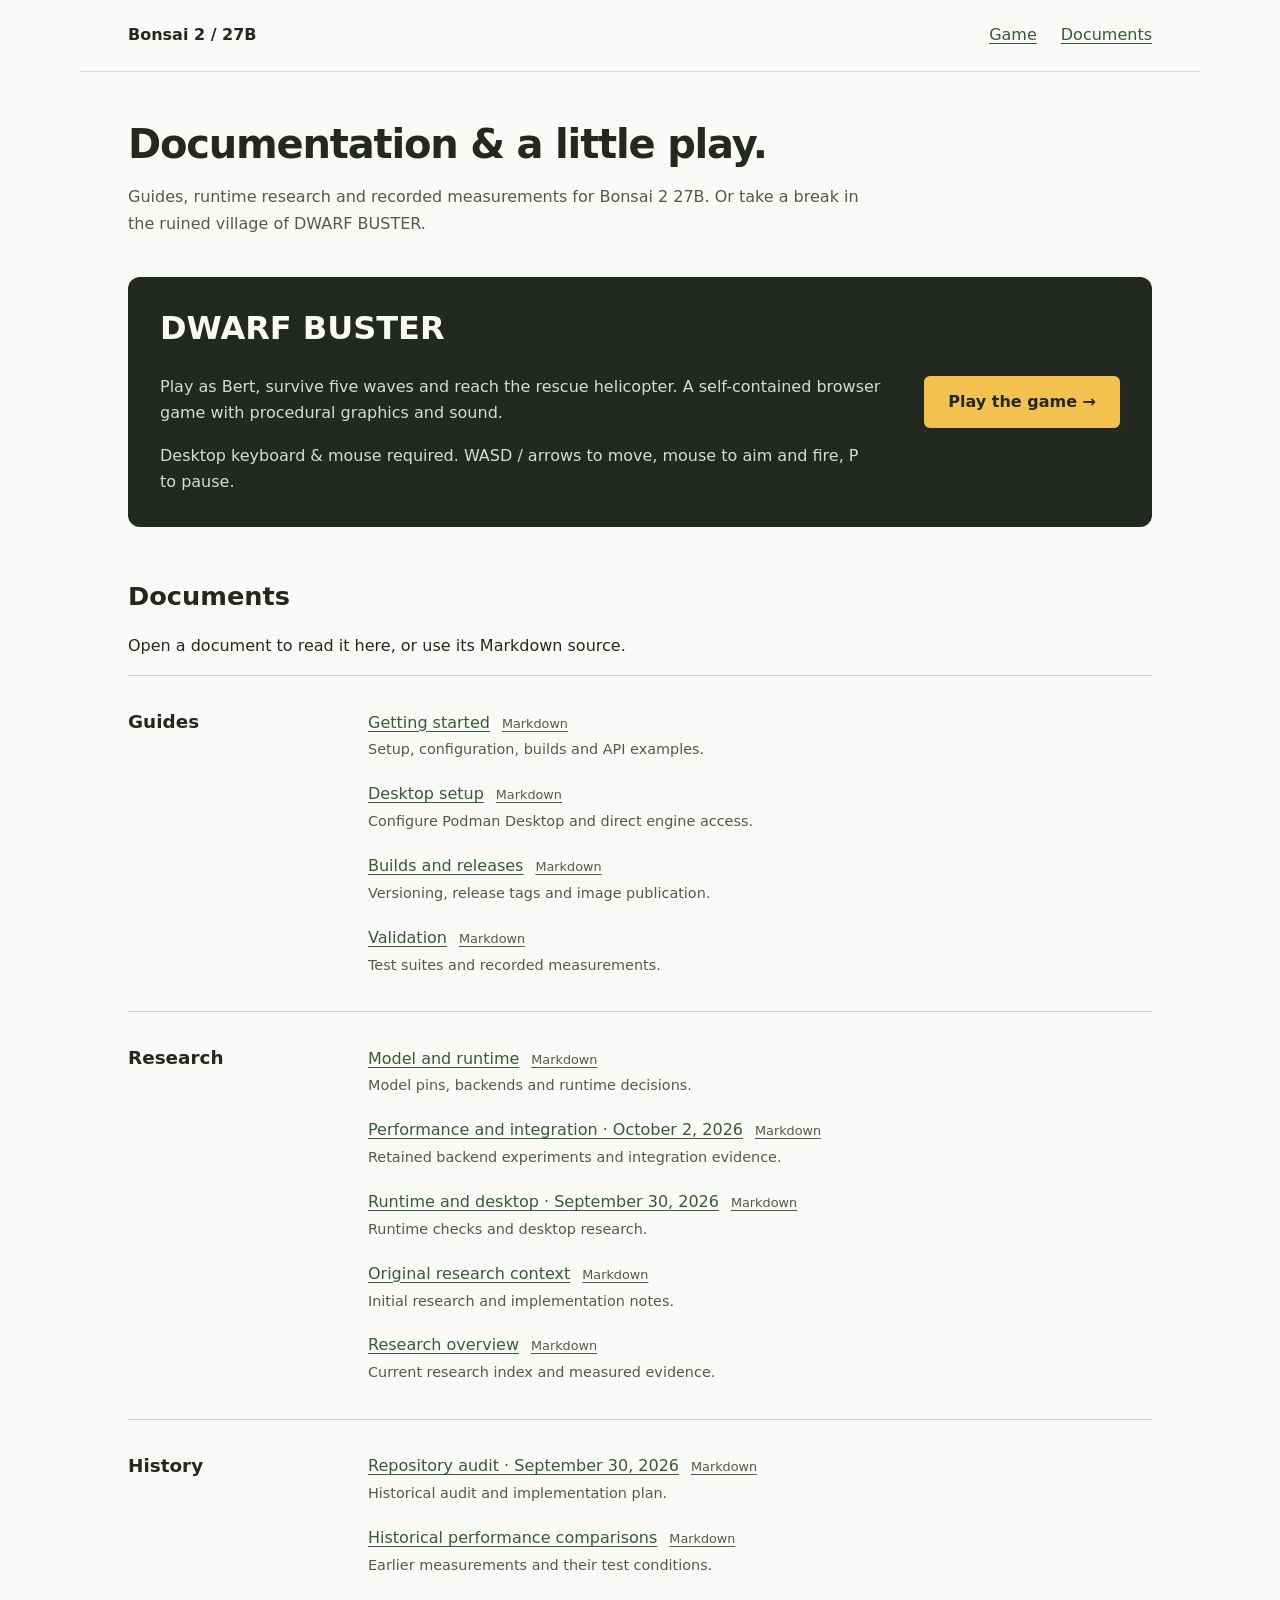
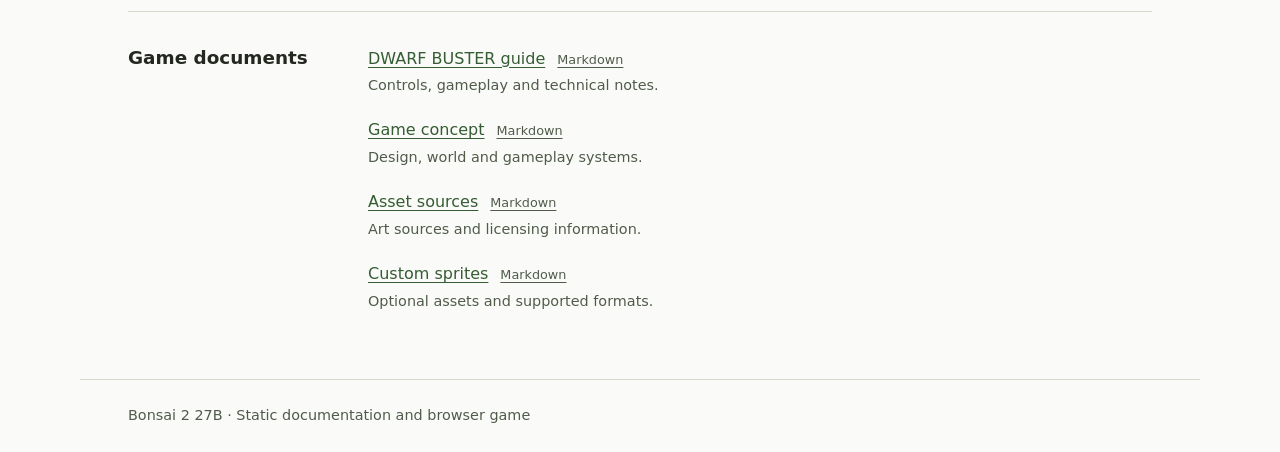
<file: docs/index.html>
<!doctype html>
<html lang="en">
<head>
<meta charset="utf-8">
<meta name="viewport" content="width=device-width, initial-scale=1">
<meta name="description" content="Bonsai 2 27B documentation, runtime research and the DWARF BUSTER browser game.">
<title>Bonsai 2 27B · Documentation &amp; game</title>
<link rel="stylesheet" href="web.css">
</head>
<body>
<a class="skip" href="#content">Skip to content</a>
<header class="site-header">
<a class="brand" href="index.html">Bonsai 2 / 27B</a>
<nav aria-label="Main navigation"><a href="#game">Game</a><a href="#documents">Documents</a></nav>
</header>
<main id="content">
<section class="intro"><h1>Documentation &amp; a little play.</h1>
<p>Guides, runtime research and recorded measurements for Bonsai 2 27B. Or take a break in the ruined village of DWARF BUSTER.</p></section>
<section class="game-feature" id="game" aria-labelledby="game-title">
<div><h2 id="game-title">DWARF BUSTER</h2>
<p>Play as Bert, survive five waves and reach the rescue helicopter. A self-contained browser game with procedural graphics and sound.</p>
<p>Desktop keyboard &amp; mouse required. WASD / arrows to move, mouse to aim and fire, P to pause.</p></div>
<a class="button" href="game/index.html">Play the game →</a>
</section>
<section id="documents" aria-labelledby="documents-title"><h2 id="documents-title">Documents</h2>
<p>Open a document to read it here, or use its Markdown source.</p>
<section class="document-group"><h3>Guides</h3><ul class="document-list"><li><a href="document.html?doc=..%2FREADME.md">Getting started</a><a class="raw" href="../README.md" aria-label="Markdown source: Getting started">Markdown</a><p>Setup, configuration, builds and API examples.</p></li>
<li><a href="document.html?doc=desktop.md">Desktop setup</a><a class="raw" href="desktop.md" aria-label="Markdown source: Desktop setup">Markdown</a><p>Configure Podman Desktop and direct engine access.</p></li>
<li><a href="document.html?doc=releases.md">Builds and releases</a><a class="raw" href="releases.md" aria-label="Markdown source: Builds and releases">Markdown</a><p>Versioning, release tags and image publication.</p></li>
<li><a href="document.html?doc=validation.md">Validation</a><a class="raw" href="validation.md" aria-label="Markdown source: Validation">Markdown</a><p>Test suites and recorded measurements.</p></li>
</ul></section>
<section class="document-group"><h3>Research</h3><ul class="document-list"><li><a href="document.html?doc=research%2Fmodel-and-runtime.md">Model and runtime</a><a class="raw" href="research/model-and-runtime.md" aria-label="Markdown source: Model and runtime">Markdown</a><p>Model pins, backends and runtime decisions.</p></li>
<li><a href="document.html?doc=research%2F20261002-performance-and-integration.md">Performance and integration · October 2, 2026</a><a class="raw" href="research/20261002-performance-and-integration.md" aria-label="Markdown source: Performance and integration · October 2, 2026">Markdown</a><p>Retained backend experiments and integration evidence.</p></li>
<li><a href="document.html?doc=research%2F20260930-runtime-and-desktop.md">Runtime and desktop · September 30, 2026</a><a class="raw" href="research/20260930-runtime-and-desktop.md" aria-label="Markdown source: Runtime and desktop · September 30, 2026">Markdown</a><p>Runtime checks and desktop research.</p></li>
<li><a href="document.html?doc=research%2Foriginal-context.md">Original research context</a><a class="raw" href="research/original-context.md" aria-label="Markdown source: Original research context">Markdown</a><p>Initial research and implementation notes.</p></li>
<li><a href="document.html?doc=..%2FRECHERCHE.md">Research overview</a><a class="raw" href="../RECHERCHE.md" aria-label="Markdown source: Research overview">Markdown</a><p>Current research index and measured evidence.</p></li>
</ul></section>
<section class="document-group"><h3>History</h3><ul class="document-list"><li><a href="document.html?doc=history%2Frepository-audit-20260930.md">Repository audit · September 30, 2026</a><a class="raw" href="history/repository-audit-20260930.md" aria-label="Markdown source: Repository audit · September 30, 2026">Markdown</a><p>Historical audit and implementation plan.</p></li>
<li><a href="document.html?doc=history%2Fperformance-20261002.md">Historical performance comparisons</a><a class="raw" href="history/performance-20261002.md" aria-label="Markdown source: Historical performance comparisons">Markdown</a><p>Earlier measurements and their test conditions.</p></li>
</ul></section>
<section class="document-group"><h3>Game documents</h3><ul class="document-list"><li><a href="document.html?doc=game%2FREADME.md">DWARF BUSTER guide</a><a class="raw" href="game/README.md" aria-label="Markdown source: DWARF BUSTER guide">Markdown</a><p>Controls, gameplay and technical notes.</p></li>
<li><a href="document.html?doc=game%2FGAME_CONCEPT.md">Game concept</a><a class="raw" href="game/GAME_CONCEPT.md" aria-label="Markdown source: Game concept">Markdown</a><p>Design, world and gameplay systems.</p></li>
<li><a href="document.html?doc=game%2FASSET_SOURCES.md">Asset sources</a><a class="raw" href="game/ASSET_SOURCES.md" aria-label="Markdown source: Asset sources">Markdown</a><p>Art sources and licensing information.</p></li>
<li><a href="document.html?doc=game%2Fassets%2FREADME.md">Custom sprites</a><a class="raw" href="game/assets/README.md" aria-label="Markdown source: Custom sprites">Markdown</a><p>Optional assets and supported formats.</p></li>
</ul></section>
</section>
</main>
<footer>Bonsai 2 27B · Static documentation and browser game</footer>
</body>
</html>
</file>
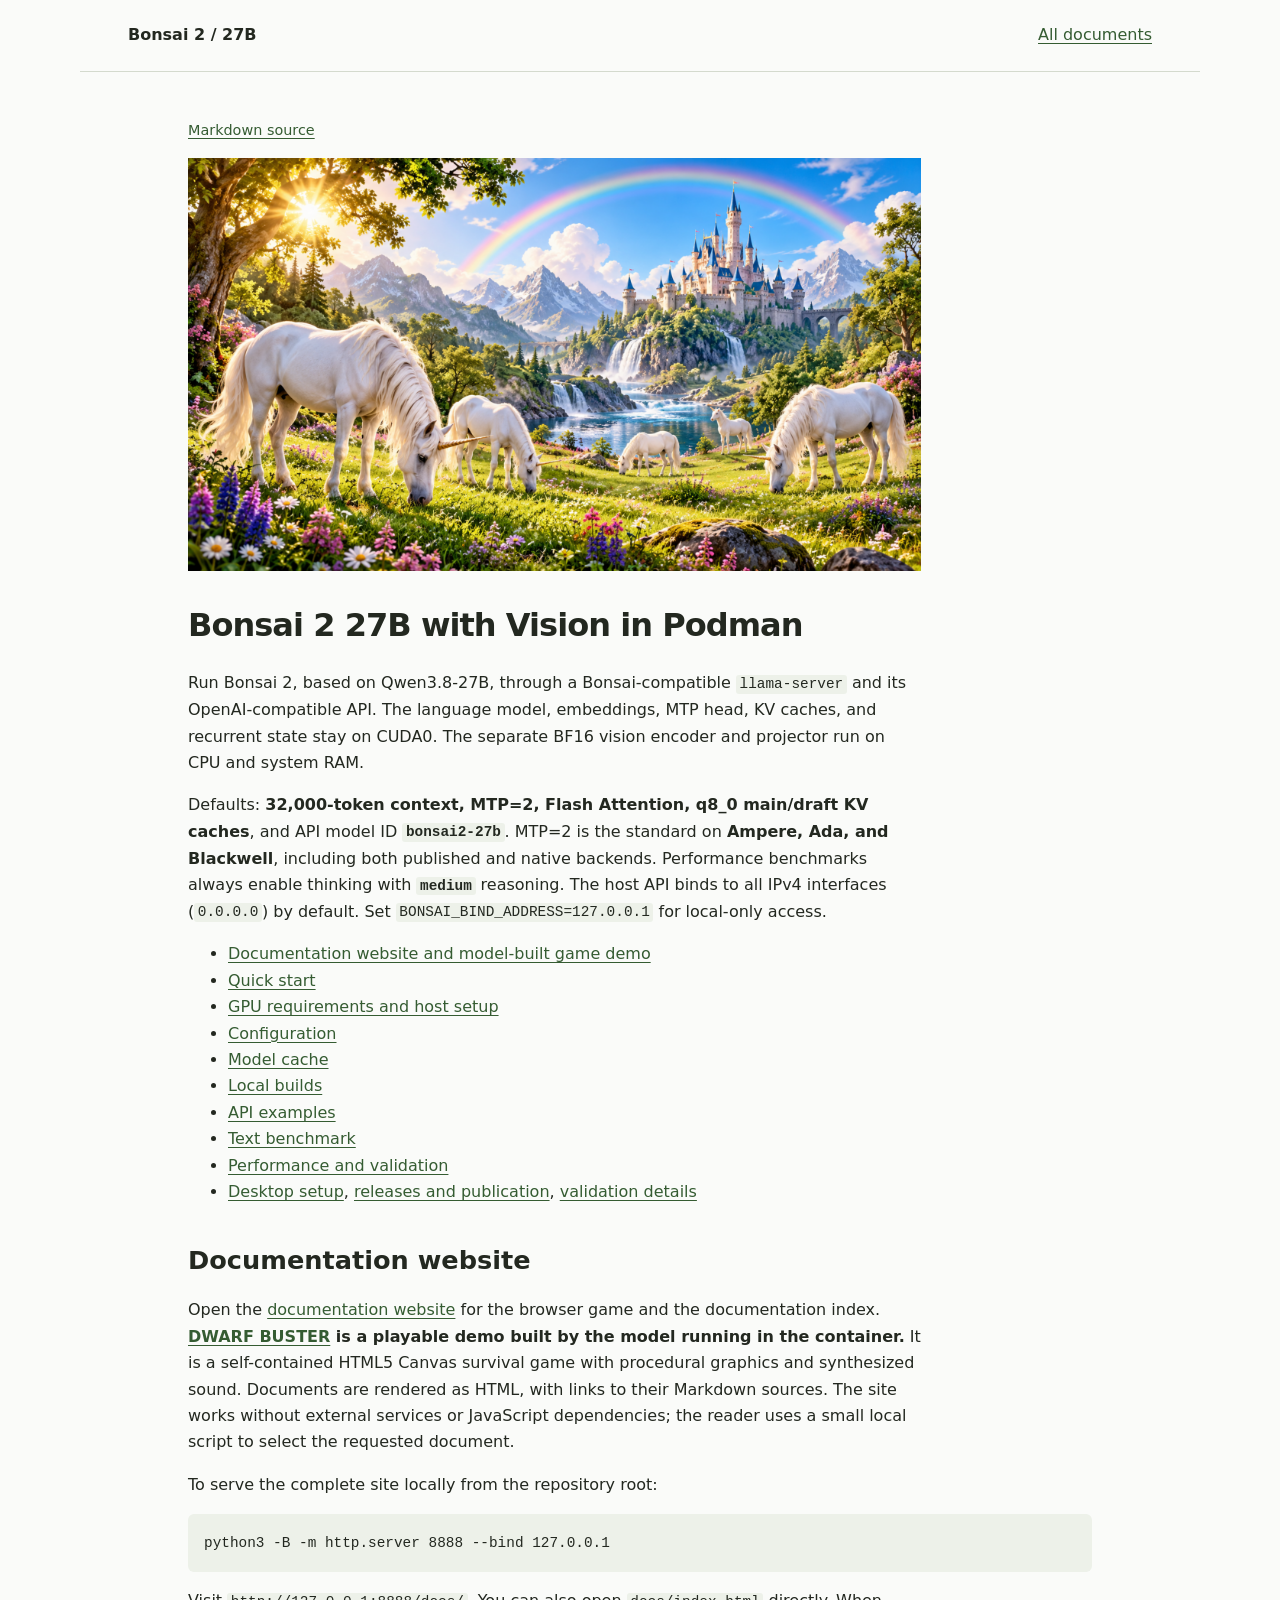
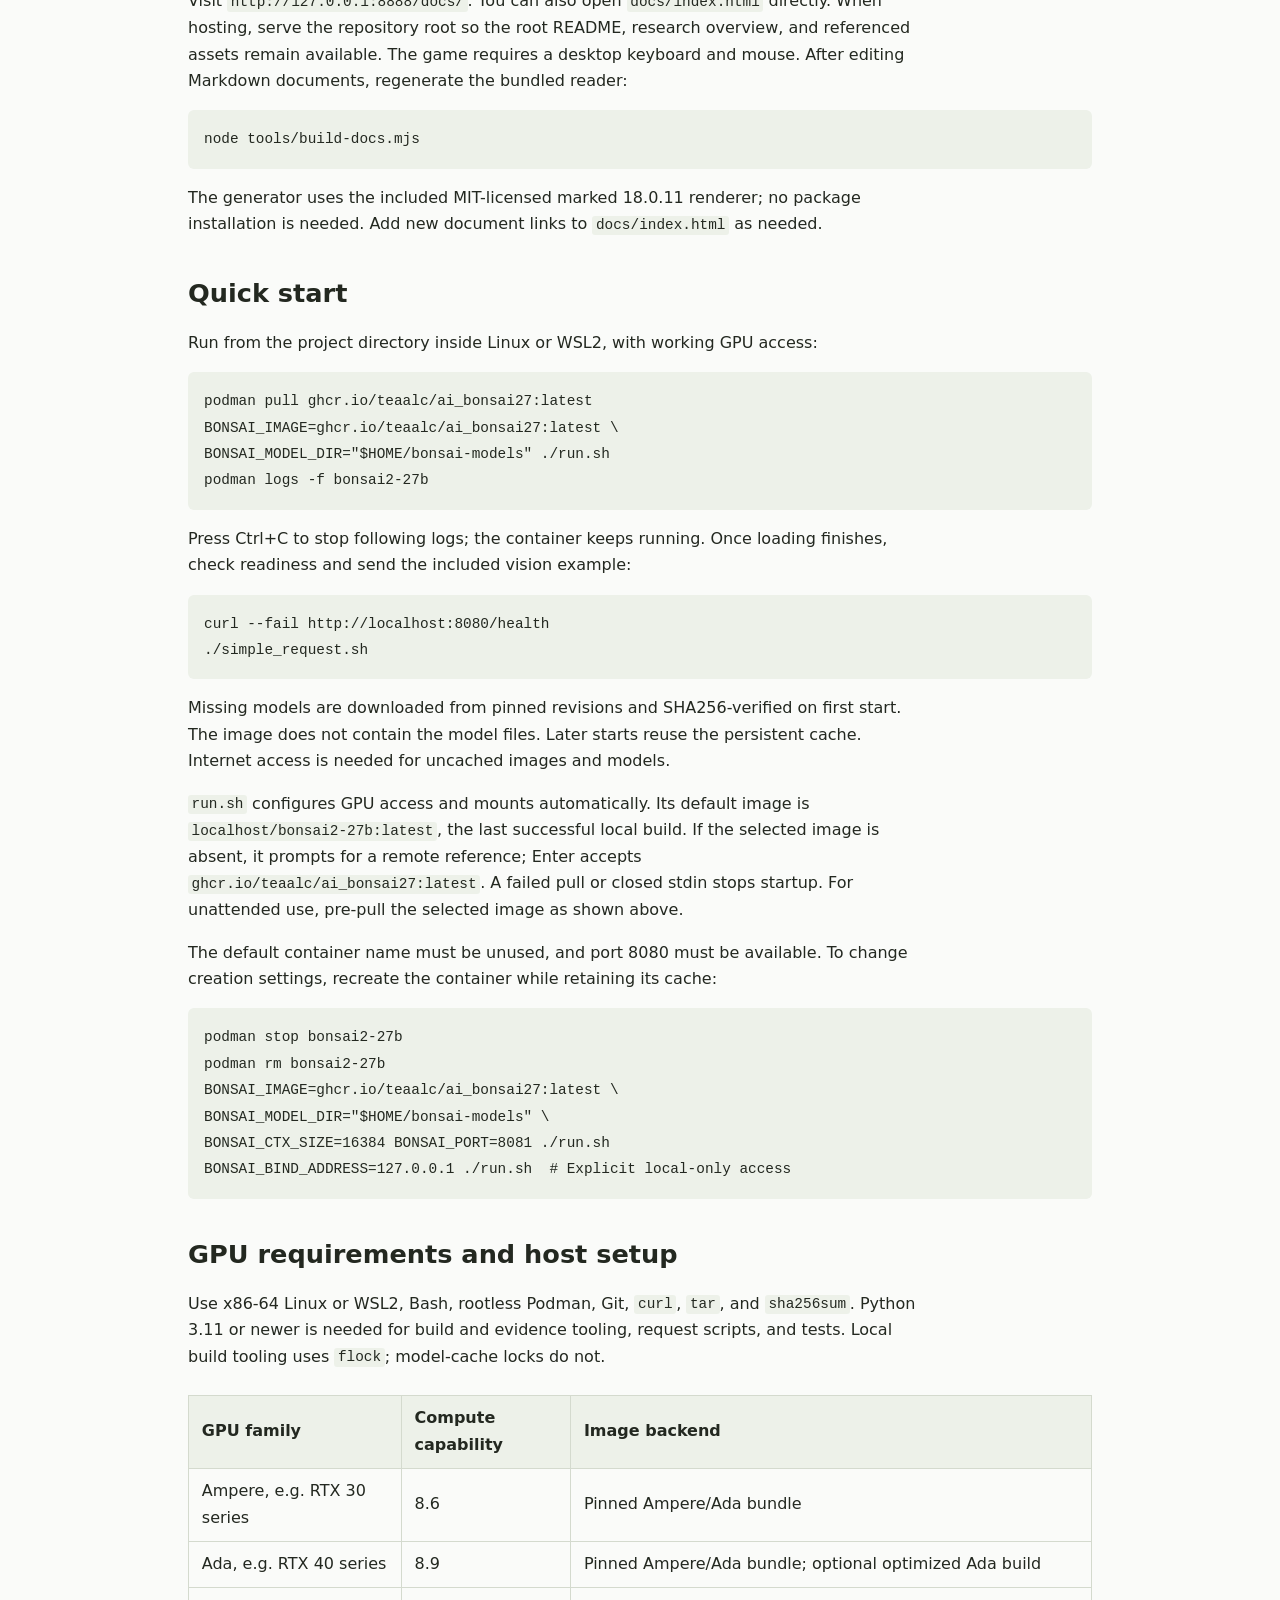
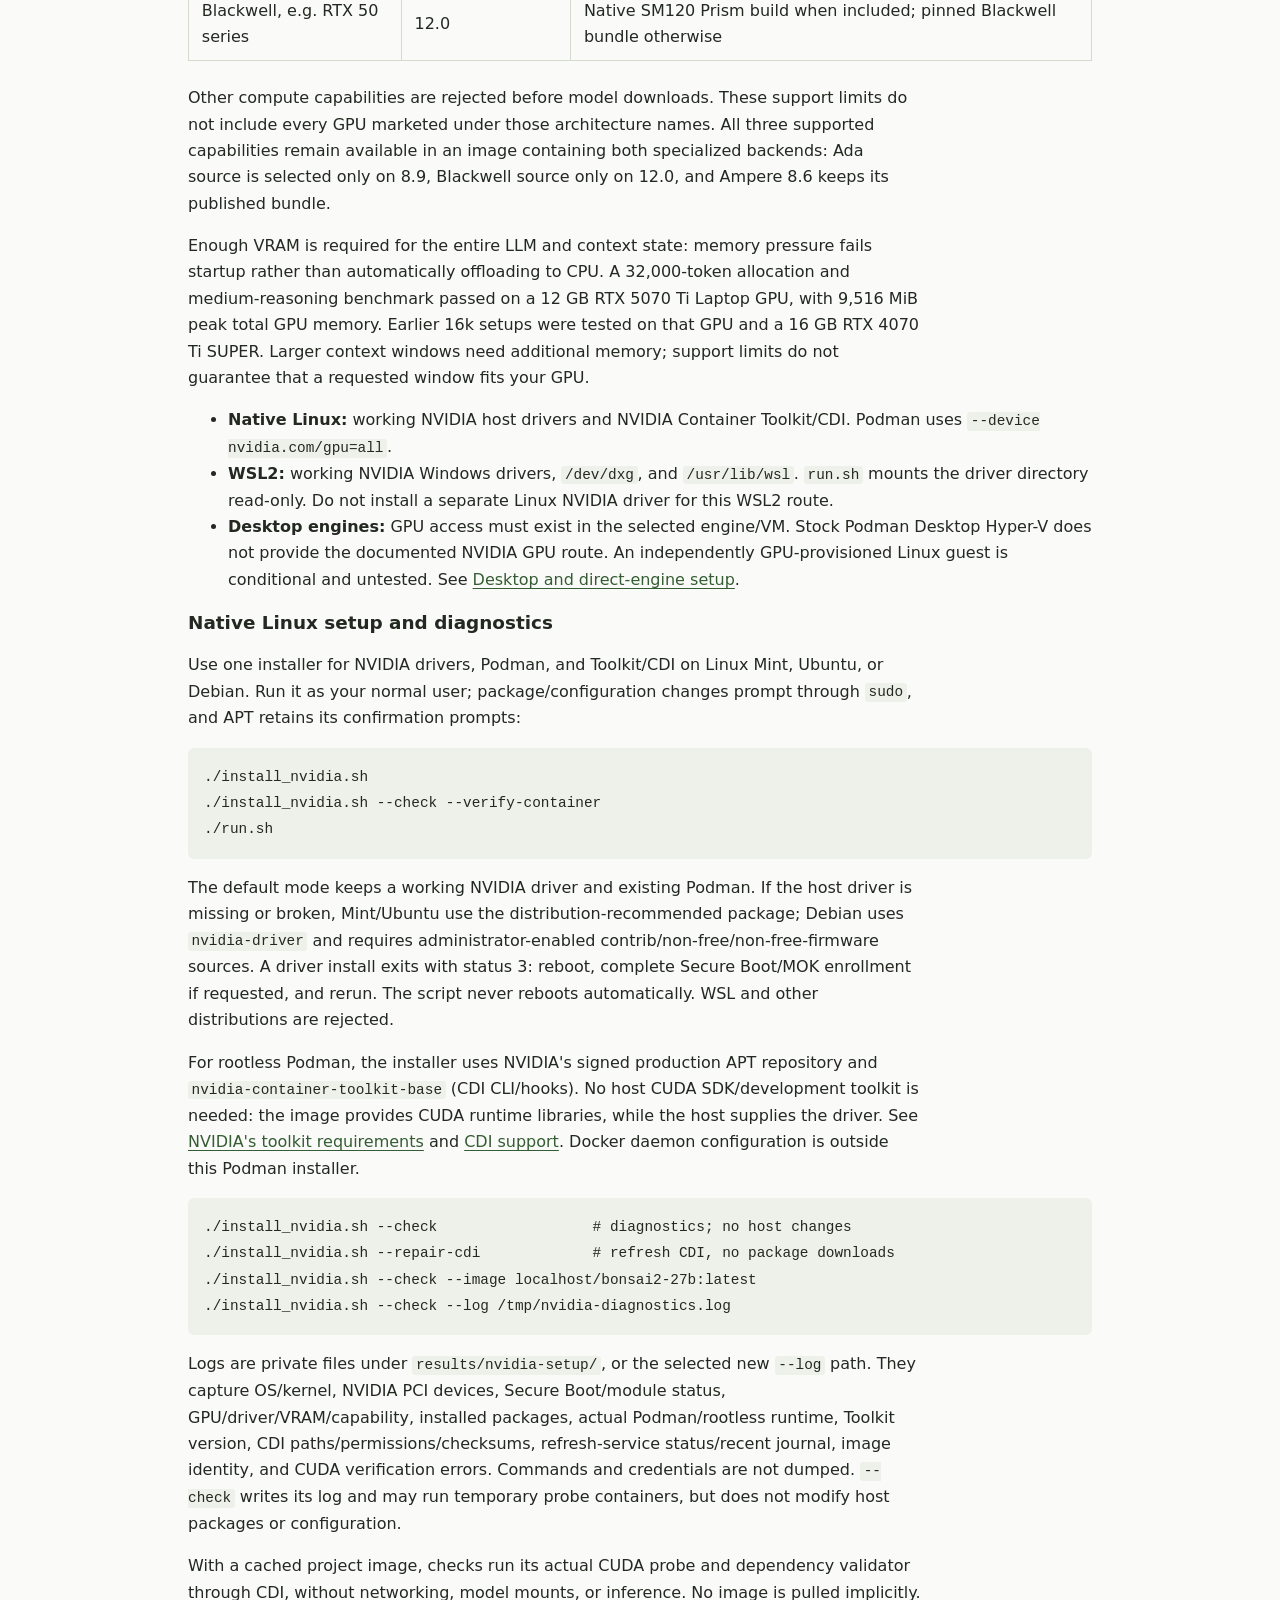
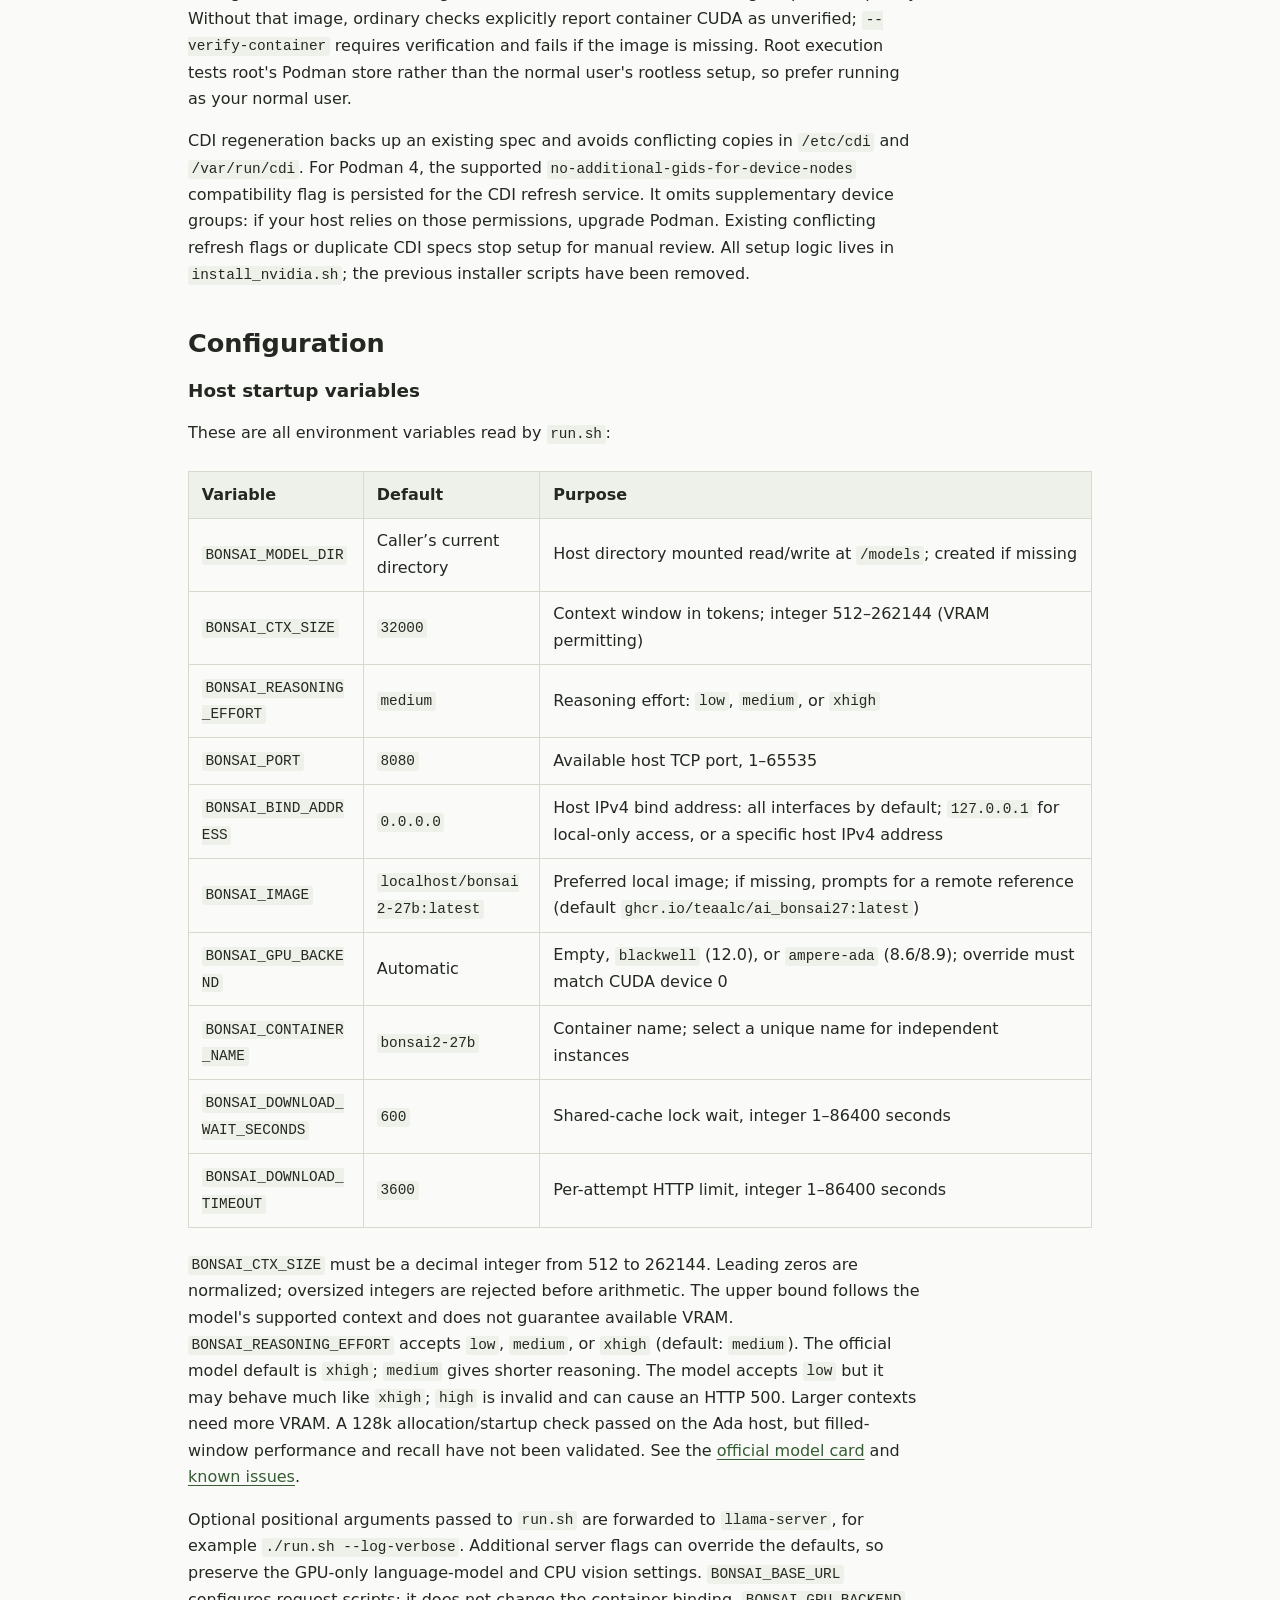
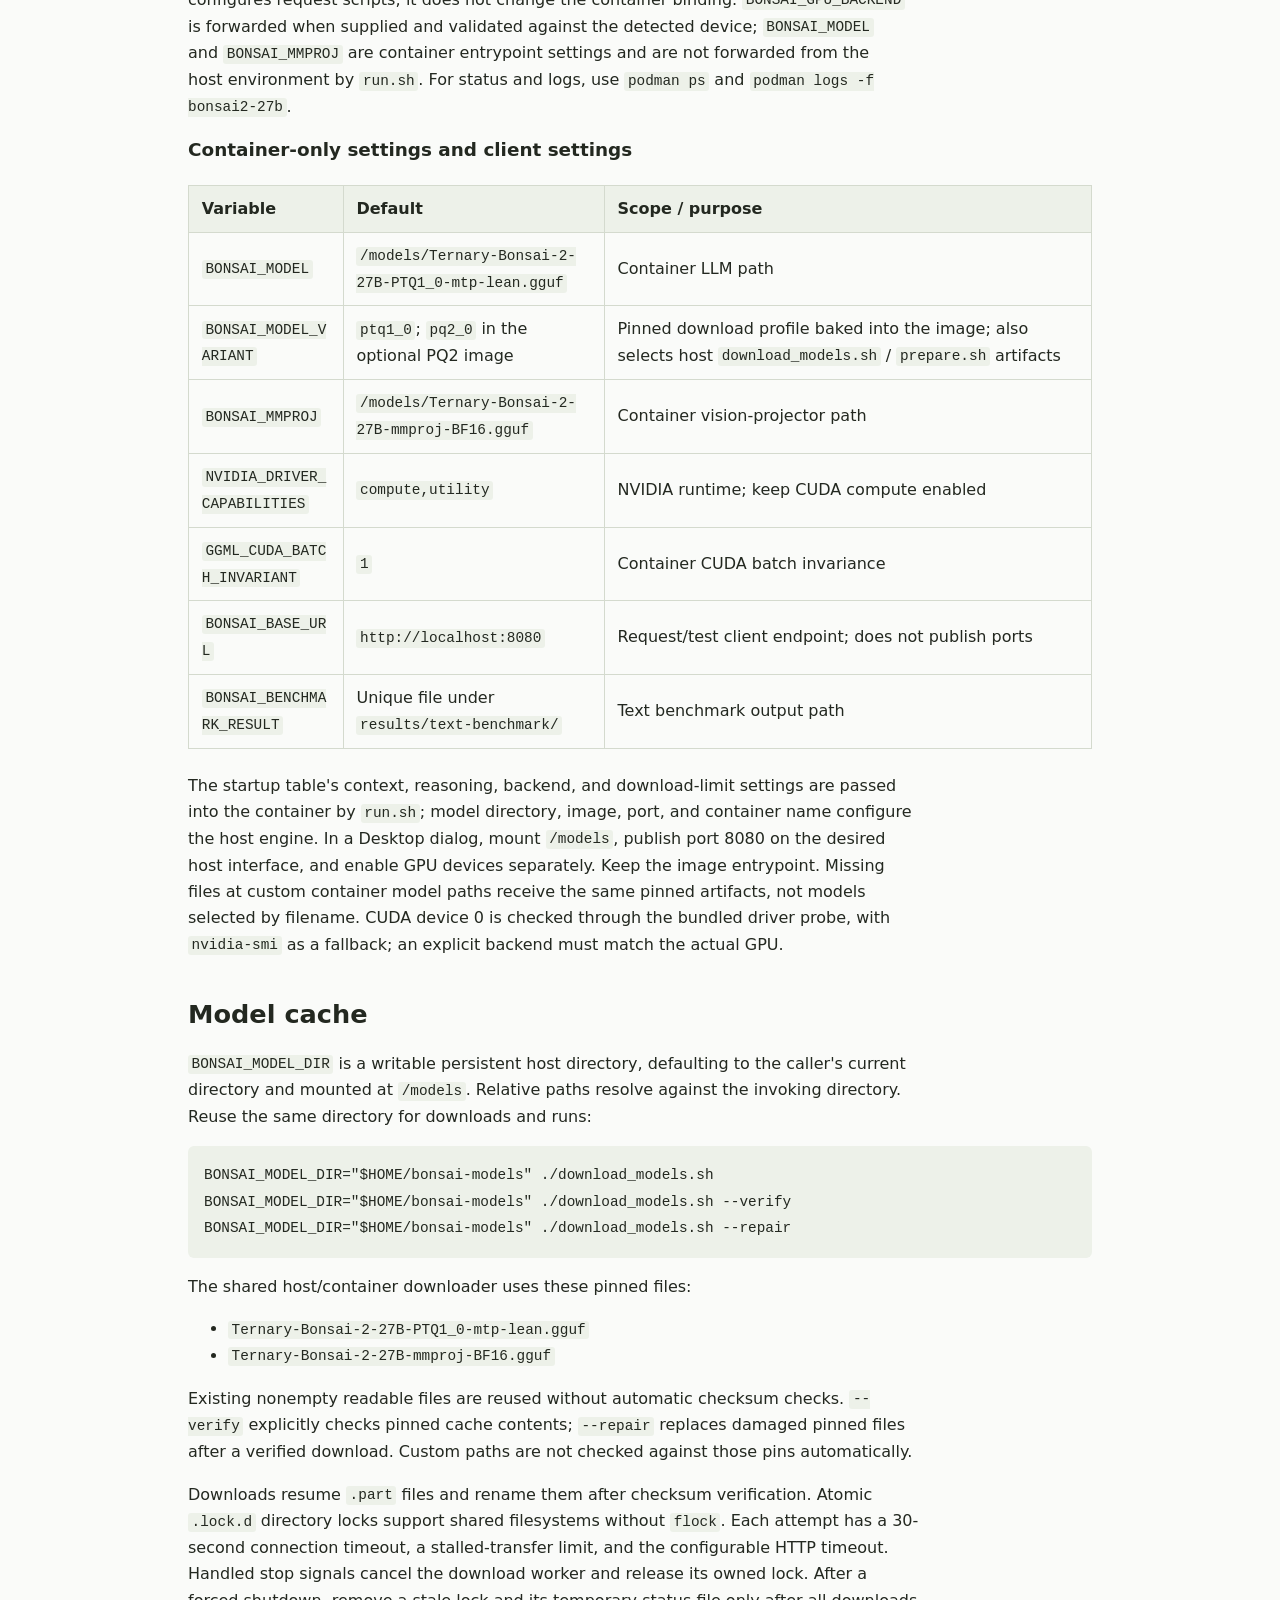
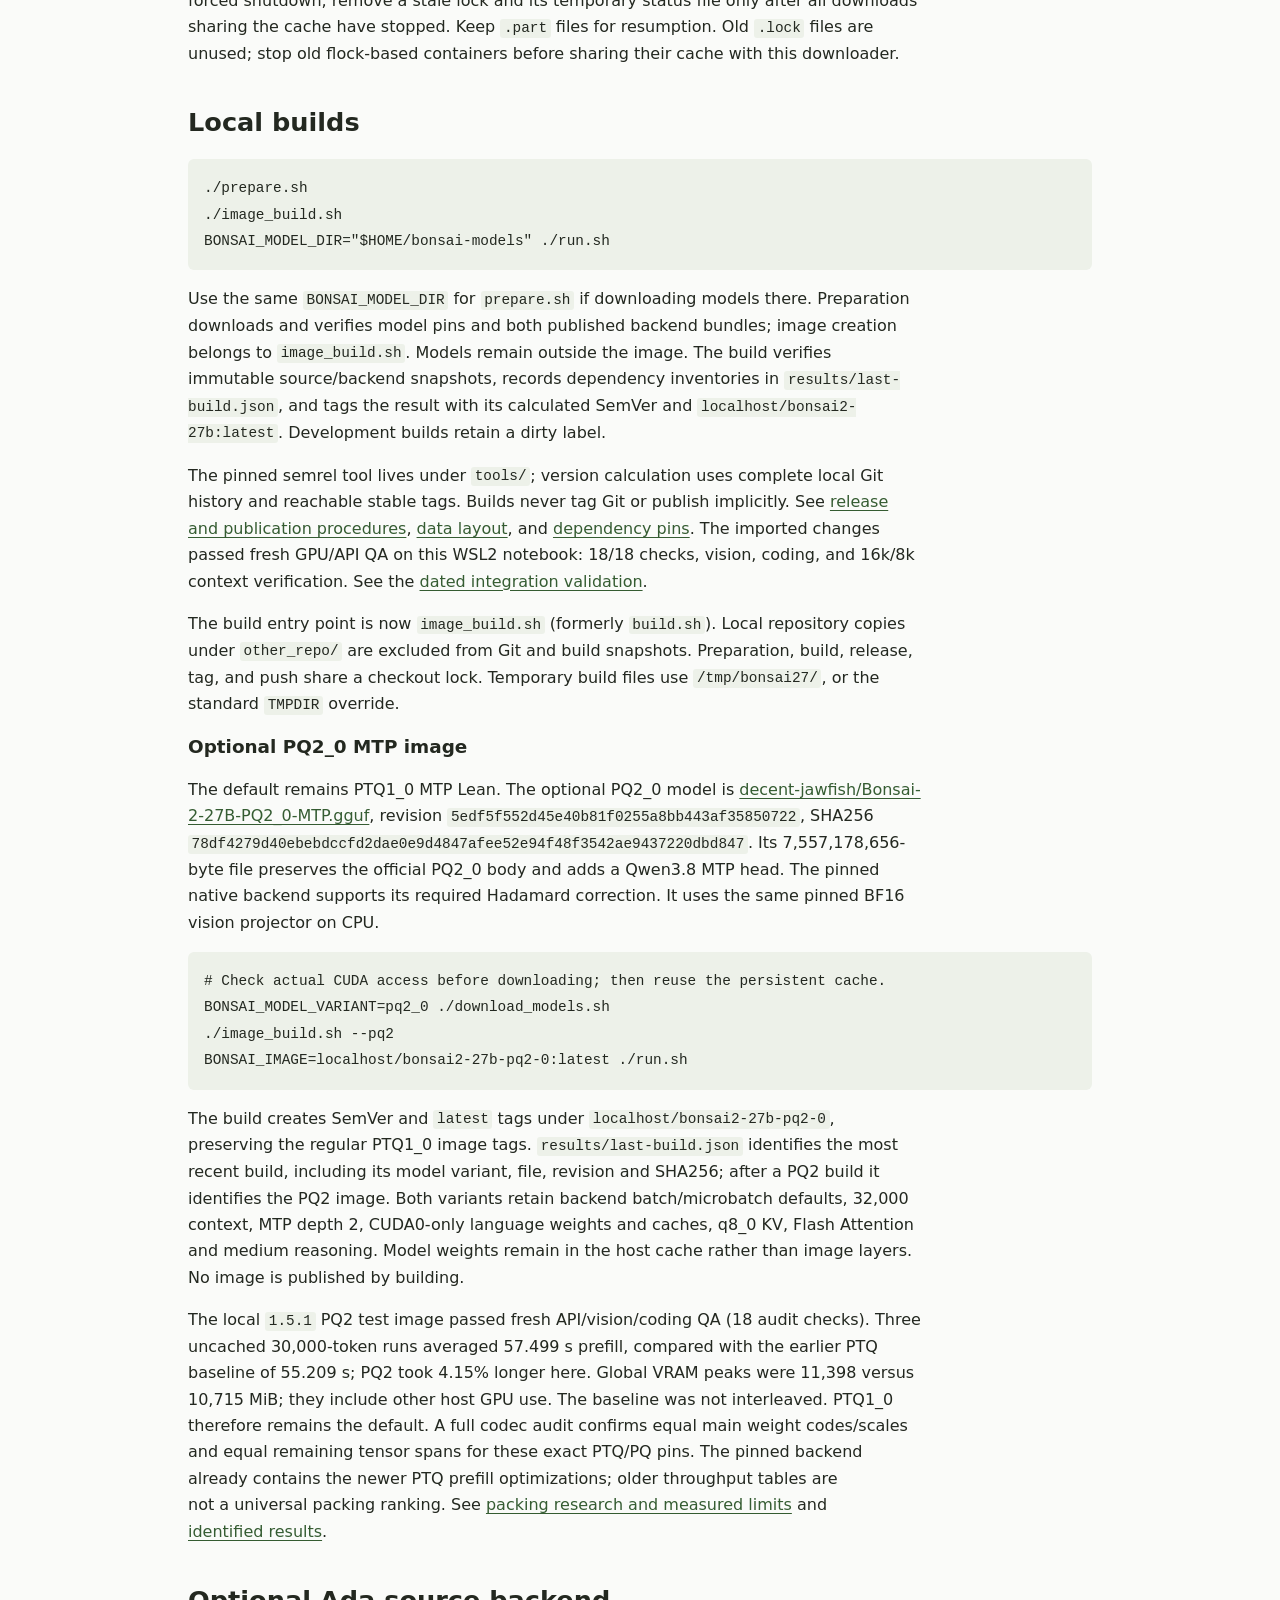
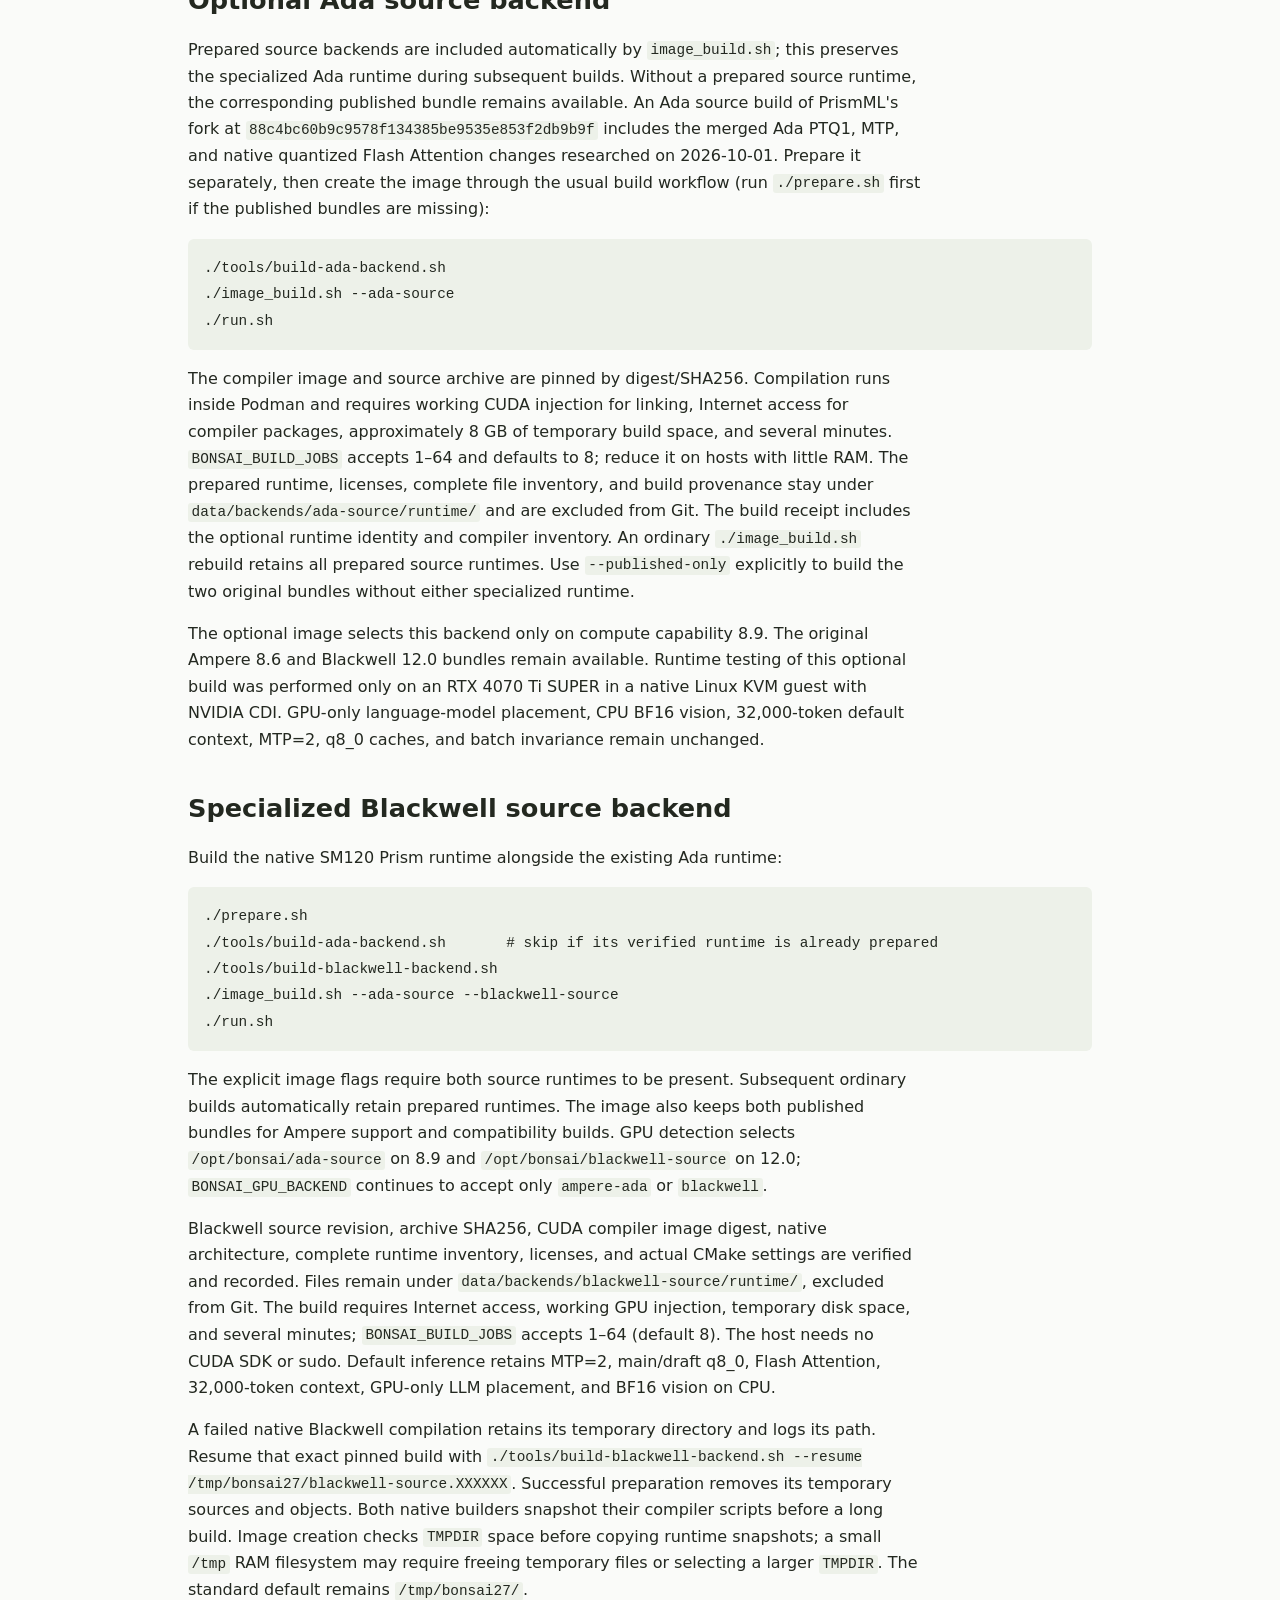
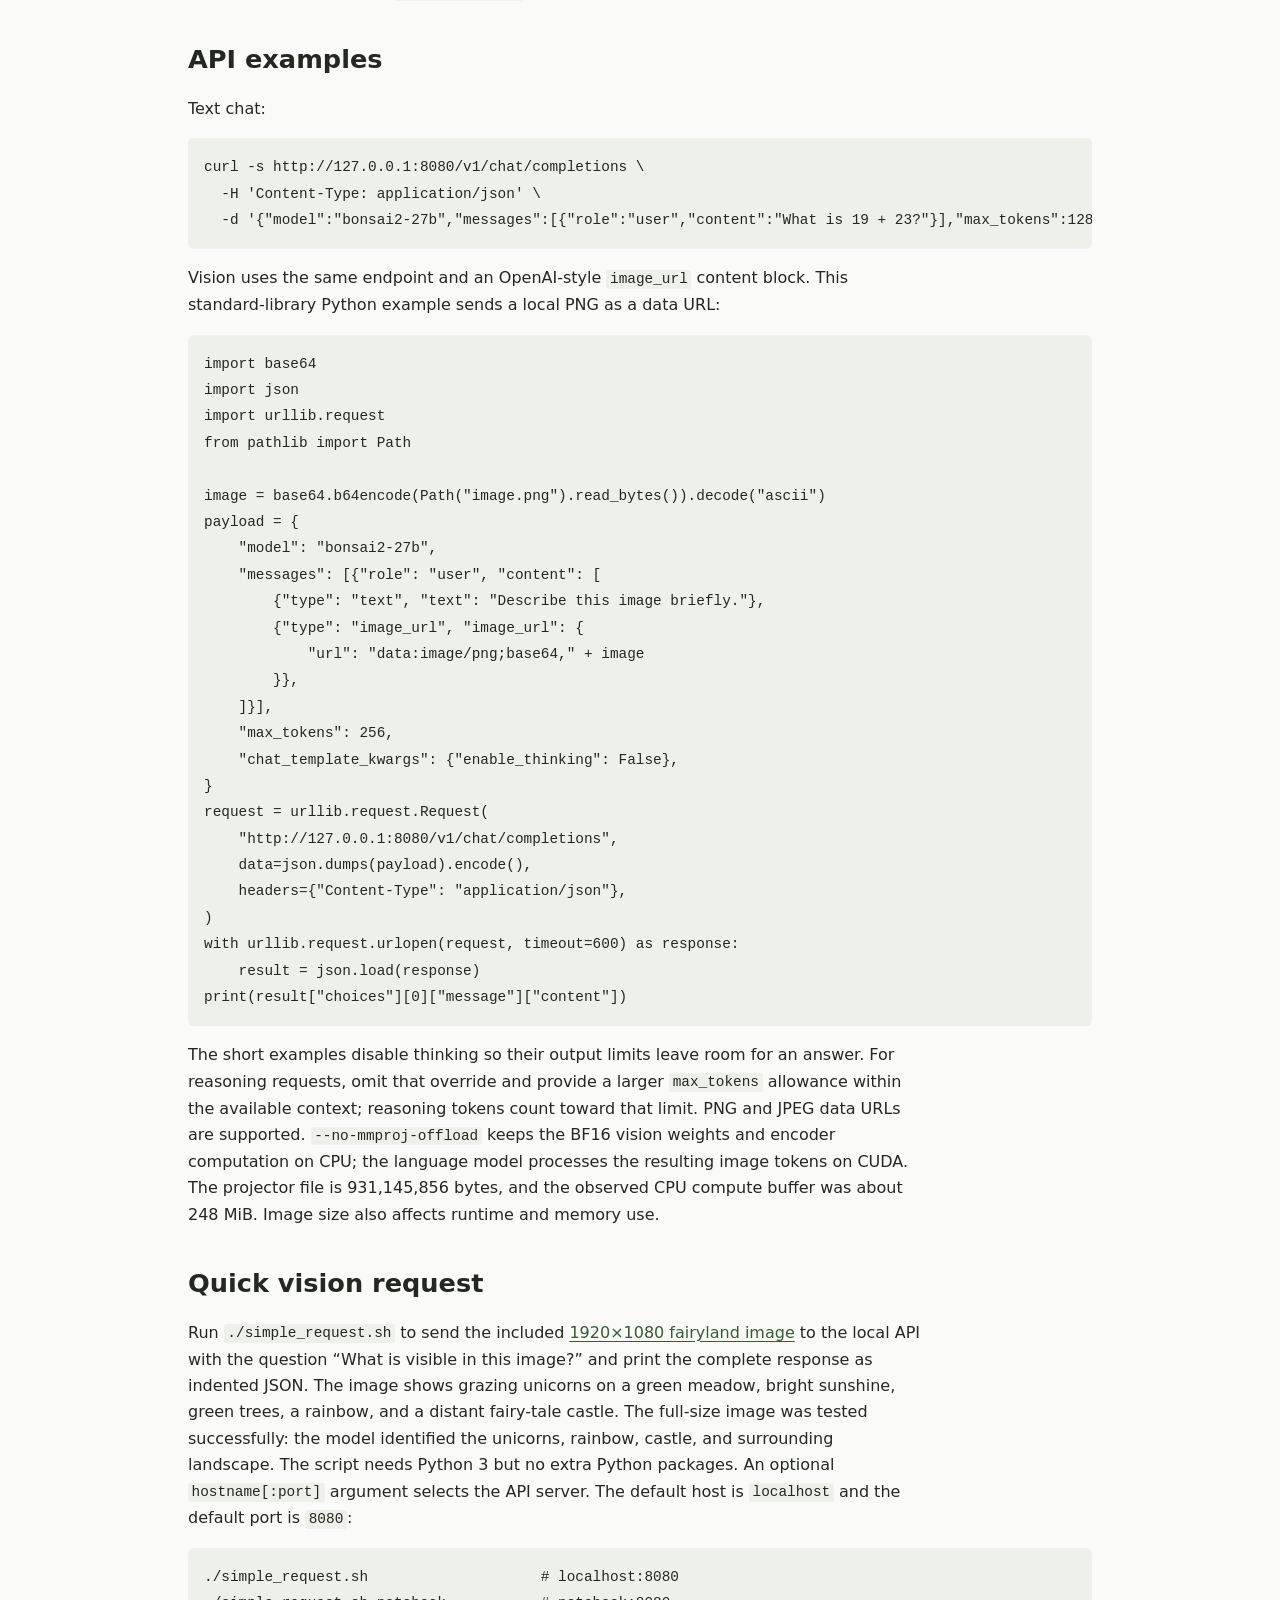
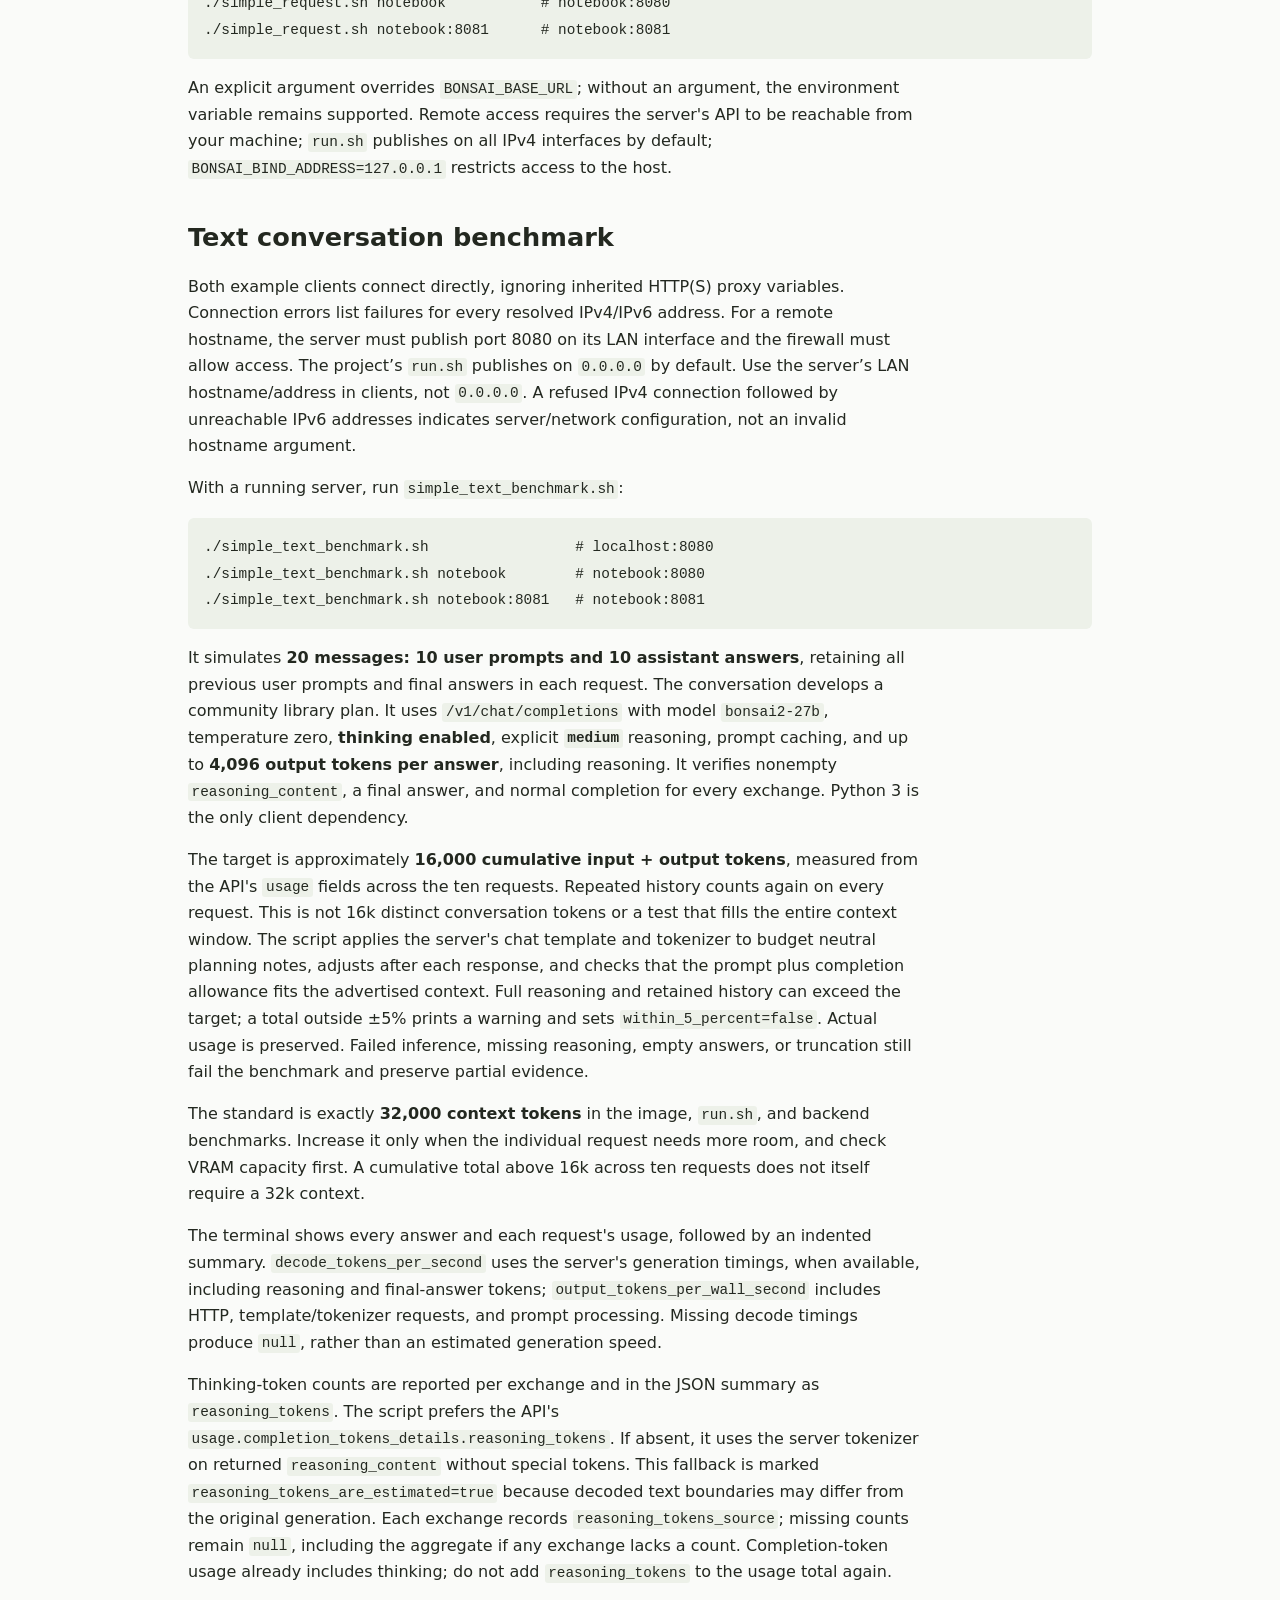
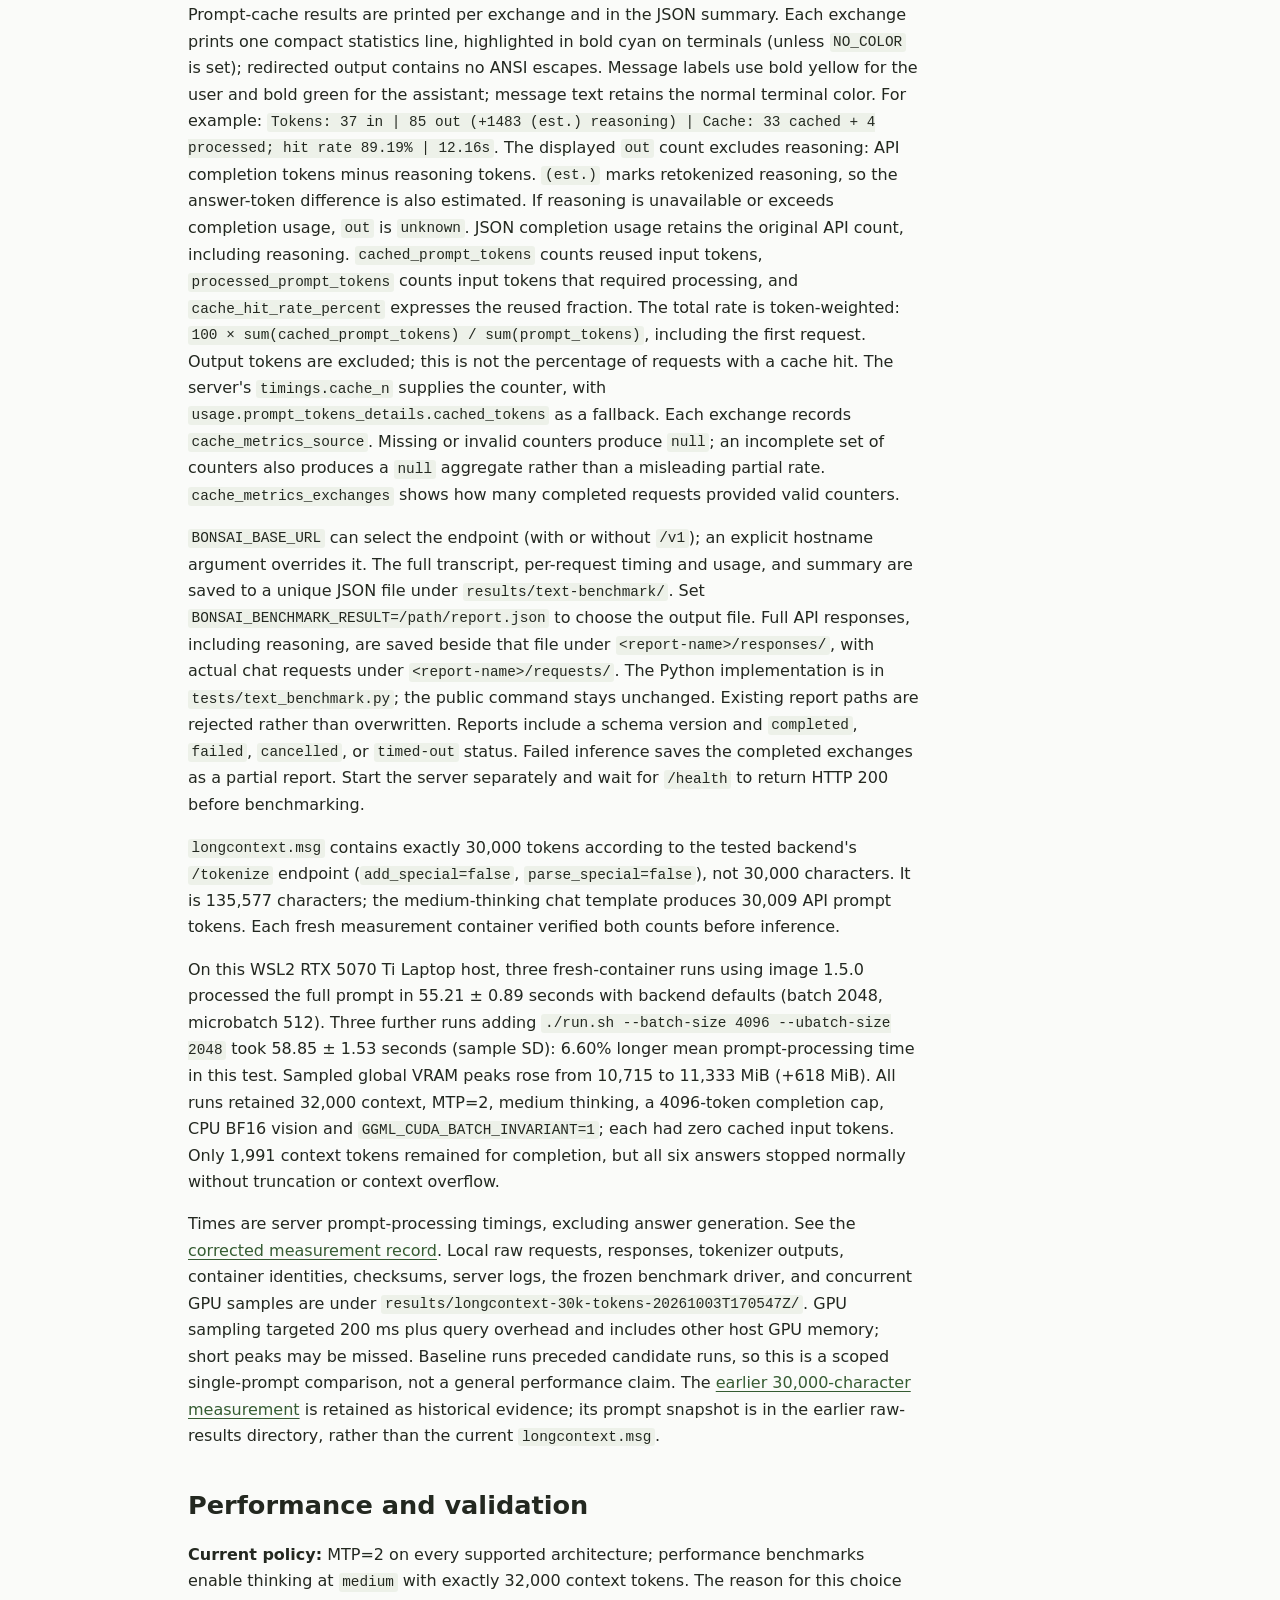
<file: docs/document.html>
<!doctype html>
<!-- Generated by tools/build-docs.mjs. Edit the Markdown sources instead. -->
<html lang="en">
<head>
<meta charset="utf-8">
<meta name="viewport" content="width=device-width, initial-scale=1">
<title>Documentation · Bonsai 2 27B</title>
<link rel="stylesheet" href="web.css">
<script src="document.js" defer></script>
</head>
<body>
<a class="skip" href="#content">Skip to content</a>
<header class="site-header"><a href="index.html" class="brand">Bonsai 2 / 27B</a><a href="index.html#documents">All documents</a></header>
<main id="content" class="reader">
<noscript><p>Enable JavaScript to select a document, or follow the <a href="index.html#documents">Markdown source links</a>.</p></noscript>
<div id="document-error" hidden><h1>Document not found</h1><p>Choose a document from the <a href="index.html#documents">documentation index</a>.</p></div>
<article data-doc="../README.md" data-title="Bonsai 2 27B with Vision in Podman" hidden>
<p class="source"><a href="../README.md">Markdown source</a></p>
<p><img src="../assets/fairyland-unicorns-1080p.png" alt="Unicorns grazing in a sunny fairyland meadow with a rainbow and castle" loading="lazy"></p>
<h1 id="bonsai-2-27b-with-vision-in-podman">Bonsai 2 27B with Vision in Podman</h1><p>Run Bonsai 2, based on Qwen3.8-27B, through a Bonsai-compatible <code>llama-server</code>
and its OpenAI-compatible API. The language model, embeddings, MTP head, KV
caches, and recurrent state stay on CUDA0. The separate BF16 vision encoder
and projector run on CPU and system RAM.</p>
<p>Defaults: <strong>32,000-token context, MTP=2, Flash Attention, q8_0 main/draft KV
caches</strong>, and API model ID <strong><code>bonsai2-27b</code></strong>. MTP=2 is the standard on
<strong>Ampere, Ada, and Blackwell</strong>, including both published and native backends.
Performance benchmarks always enable thinking with <strong><code>medium</code></strong> reasoning.
The host API binds to all IPv4 interfaces (<code>0.0.0.0</code>) by default.
Set <code>BONSAI_BIND_ADDRESS=127.0.0.1</code> for local-only access.</p>
<ul>
<li><a href="#documentation-website">Documentation website and model-built game demo</a></li>
<li><a href="#quick-start">Quick start</a></li>
<li><a href="#gpu-requirements-and-host-setup">GPU requirements and host setup</a></li>
<li><a href="#configuration">Configuration</a></li>
<li><a href="#model-cache">Model cache</a></li>
<li><a href="#local-builds">Local builds</a></li>
<li><a href="#api-examples">API examples</a></li>
<li><a href="#text-conversation-benchmark">Text benchmark</a></li>
<li><a href="#performance-and-validation">Performance and validation</a></li>
<li><a href="document.html?doc=desktop.md">Desktop setup</a>, <a href="document.html?doc=releases.md">releases and publication</a>, <a href="document.html?doc=validation.md">validation details</a></li>
</ul>
<h2 id="documentation-website">Documentation website</h2><p>Open the <a href="https://teaalc.github.io/ai_bonsai27/">documentation website</a> for the
browser game and the documentation index.
<strong><a href="https://teaalc.github.io/ai_bonsai27/game/">DWARF BUSTER</a> is a playable demo built by the
model running in the container.</strong> It is a self-contained HTML5 Canvas survival
game with procedural graphics and synthesized sound.
Documents are rendered as HTML, with links to their Markdown sources.
The site works without external services or JavaScript dependencies; the
reader uses a small local script to select the requested document.</p>
<p>To serve the complete site locally from the repository root:</p>
<pre><code class="language-bash">python3 -B -m http.server 8888 --bind 127.0.0.1
</code></pre>
<p>Visit <code>http://127.0.0.1:8888/docs/</code>. You can also open <code>docs/index.html</code> directly.
When hosting, serve the repository root so the root README, research overview,
and referenced assets remain available. The game requires a desktop keyboard
and mouse. After editing Markdown documents, regenerate the bundled reader:</p>
<pre><code class="language-bash">node tools/build-docs.mjs
</code></pre>
<p>The generator uses the included MIT-licensed marked 18.0.11 renderer; no package
installation is needed. Add new document links to <code>docs/index.html</code> as needed.</p>
<h2 id="quick-start">Quick start</h2><p>Run from the project directory inside Linux or WSL2, with working GPU access:</p>
<pre><code class="language-bash">podman pull ghcr.io/teaalc/ai_bonsai27:latest
BONSAI_IMAGE=ghcr.io/teaalc/ai_bonsai27:latest \
BONSAI_MODEL_DIR=&quot;$HOME/bonsai-models&quot; ./run.sh
podman logs -f bonsai2-27b
</code></pre>
<p>Press Ctrl+C to stop following logs; the container keeps running. Once loading
finishes, check readiness and send the included vision example:</p>
<pre><code class="language-bash">curl --fail http://localhost:8080/health
./simple_request.sh
</code></pre>
<p>Missing models are downloaded from pinned revisions and SHA256-verified on first
start. The image does not contain the model files. Later starts reuse the
persistent cache. Internet access is needed for uncached images and models.</p>
<p><code>run.sh</code> configures GPU access and mounts automatically. Its default image is
<code>localhost/bonsai2-27b:latest</code>, the last successful local build. If the selected
image is absent, it prompts for a remote reference; Enter accepts
<code>ghcr.io/teaalc/ai_bonsai27:latest</code>. A failed pull or closed stdin stops startup.
For unattended use, pre-pull the selected image as shown above.</p>
<p>The default container name must be unused, and port 8080 must be available.
To change creation settings, recreate the container while retaining its cache:</p>
<pre><code class="language-bash">podman stop bonsai2-27b
podman rm bonsai2-27b
BONSAI_IMAGE=ghcr.io/teaalc/ai_bonsai27:latest \
BONSAI_MODEL_DIR=&quot;$HOME/bonsai-models&quot; \
BONSAI_CTX_SIZE=16384 BONSAI_PORT=8081 ./run.sh
BONSAI_BIND_ADDRESS=127.0.0.1 ./run.sh  # Explicit local-only access
</code></pre>
<h2 id="gpu-requirements-and-host-setup">GPU requirements and host setup</h2><p>Use x86-64 Linux or WSL2, Bash, rootless Podman, Git, <code>curl</code>, <code>tar</code>, and
<code>sha256sum</code>. Python 3.11 or newer is needed for build and evidence tooling, request scripts,
and tests. Local build tooling uses <code>flock</code>; model-cache locks do not.</p>
<table>
<thead>
<tr>
<th>GPU family</th>
<th>Compute capability</th>
<th>Image backend</th>
</tr>
</thead>
<tbody><tr>
<td>Ampere, e.g. RTX 30 series</td>
<td>8.6</td>
<td>Pinned Ampere/Ada bundle</td>
</tr>
<tr>
<td>Ada, e.g. RTX 40 series</td>
<td>8.9</td>
<td>Pinned Ampere/Ada bundle; optional optimized Ada build</td>
</tr>
<tr>
<td>Blackwell, e.g. RTX 50 series</td>
<td>12.0</td>
<td>Native SM120 Prism build when included; pinned Blackwell bundle otherwise</td>
</tr>
</tbody></table>
<p>Other compute capabilities are rejected before model downloads. These support
limits do not include every GPU marketed under those architecture names.
All three supported capabilities remain available in an image containing both
specialized backends: Ada source is selected only on 8.9, Blackwell source
only on 12.0, and Ampere 8.6 keeps its published bundle.</p>
<p>Enough VRAM is required for the entire LLM and context state: memory pressure
fails startup rather than automatically offloading to CPU. A 32,000-token allocation and medium-reasoning benchmark passed on a 12 GB
RTX 5070 Ti Laptop GPU, with 9,516 MiB peak total GPU memory. Earlier 16k
setups were tested on that GPU and a 16 GB RTX 4070 Ti SUPER.
Larger context windows need additional memory; support limits do not guarantee
that a requested window fits your GPU.</p>
<ul>
<li><strong>Native Linux:</strong> working NVIDIA host drivers and NVIDIA Container Toolkit/CDI.
Podman uses <code>--device nvidia.com/gpu=all</code>.</li>
<li><strong>WSL2:</strong> working NVIDIA Windows drivers, <code>/dev/dxg</code>, and <code>/usr/lib/wsl</code>.
<code>run.sh</code> mounts the driver directory read-only. Do not install a separate
Linux NVIDIA driver for this WSL2 route.</li>
<li><strong>Desktop engines:</strong> GPU access must exist in the selected engine/VM.
Stock Podman Desktop Hyper-V does not provide the documented NVIDIA GPU
route. An independently GPU-provisioned Linux guest is conditional and
untested. See <a href="document.html?doc=desktop.md">Desktop and direct-engine setup</a>.</li>
</ul>
<h3 id="native-linux-setup-and-diagnostics">Native Linux setup and diagnostics</h3><p>Use one installer for NVIDIA drivers, Podman, and Toolkit/CDI on Linux Mint,
Ubuntu, or Debian. Run it as your normal user; package/configuration changes
prompt through <code>sudo</code>, and APT retains its confirmation prompts:</p>
<pre><code class="language-bash">./install_nvidia.sh
./install_nvidia.sh --check --verify-container
./run.sh
</code></pre>
<p>The default mode keeps a working NVIDIA driver and existing Podman. If the
host driver is missing or broken, Mint/Ubuntu use the distribution-recommended
package; Debian uses <code>nvidia-driver</code> and requires administrator-enabled
contrib/non-free/non-free-firmware sources. A driver install exits with status
3: reboot, complete Secure Boot/MOK enrollment if requested, and rerun. The
script never reboots automatically. WSL and other distributions are rejected.</p>
<p>For rootless Podman, the installer uses NVIDIA&#39;s signed production APT
repository and <code>nvidia-container-toolkit-base</code> (CDI CLI/hooks). No host CUDA
SDK/development toolkit is needed: the image provides CUDA runtime libraries,
while the host supplies the driver. See <a href="https://github.com/NVIDIA/nvidia-container-toolkit">NVIDIA&#39;s toolkit requirements</a>
and <a href="https://docs.nvidia.com/datacenter/cloud-native/container-toolkit/latest/cdi-support.html">CDI support</a>.
Docker daemon configuration is outside this Podman installer.</p>
<pre><code class="language-bash">./install_nvidia.sh --check                  # diagnostics; no host changes
./install_nvidia.sh --repair-cdi             # refresh CDI, no package downloads
./install_nvidia.sh --check --image localhost/bonsai2-27b:latest
./install_nvidia.sh --check --log /tmp/nvidia-diagnostics.log
</code></pre>
<p>Logs are private files under <code>results/nvidia-setup/</code>, or the selected new
<code>--log</code> path. They capture OS/kernel, NVIDIA PCI devices, Secure Boot/module
status, GPU/driver/VRAM/capability, installed packages, actual Podman/rootless
runtime, Toolkit version, CDI paths/permissions/checksums, refresh-service
status/recent journal, image identity, and CUDA verification errors. Commands
and credentials are not dumped. <code>--check</code> writes its log and may run temporary
probe containers, but does not modify host packages or configuration.</p>
<p>With a cached project image, checks run its actual CUDA probe and dependency
validator through CDI, without networking, model mounts, or inference. No image
is pulled implicitly. Without that image, ordinary checks explicitly report
container CUDA as unverified; <code>--verify-container</code> requires verification and
fails if the image is missing. Root execution tests root&#39;s Podman store rather
than the normal user&#39;s rootless setup, so prefer running as your normal user.</p>
<p>CDI regeneration backs up an existing spec and avoids conflicting copies in
<code>/etc/cdi</code> and <code>/var/run/cdi</code>. For Podman 4, the supported
<code>no-additional-gids-for-device-nodes</code> compatibility flag is persisted for the
CDI refresh service. It omits supplementary device groups: if your host relies
on those permissions, upgrade Podman. Existing conflicting refresh flags or
duplicate CDI specs stop setup for manual review. All setup logic lives in
<code>install_nvidia.sh</code>; the previous installer scripts have been removed.</p>
<h2 id="configuration">Configuration</h2><h3 id="host-startup-variables">Host startup variables</h3><p>These are all environment variables read by <code>run.sh</code>:</p>
<table>
<thead>
<tr>
<th>Variable</th>
<th>Default</th>
<th>Purpose</th>
</tr>
</thead>
<tbody><tr>
<td><code>BONSAI_MODEL_DIR</code></td>
<td>Caller’s current directory</td>
<td>Host directory mounted read/write at <code>/models</code>; created if missing</td>
</tr>
<tr>
<td><code>BONSAI_CTX_SIZE</code></td>
<td><code>32000</code></td>
<td>Context window in tokens; integer 512–262144 (VRAM permitting)</td>
</tr>
<tr>
<td><code>BONSAI_REASONING_EFFORT</code></td>
<td><code>medium</code></td>
<td>Reasoning effort: <code>low</code>, <code>medium</code>, or <code>xhigh</code></td>
</tr>
<tr>
<td><code>BONSAI_PORT</code></td>
<td><code>8080</code></td>
<td>Available host TCP port, 1–65535</td>
</tr>
<tr>
<td><code>BONSAI_BIND_ADDRESS</code></td>
<td><code>0.0.0.0</code></td>
<td>Host IPv4 bind address: all interfaces by default; <code>127.0.0.1</code> for local-only access, or a specific host IPv4 address</td>
</tr>
<tr>
<td><code>BONSAI_IMAGE</code></td>
<td><code>localhost/bonsai2-27b:latest</code></td>
<td>Preferred local image; if missing, prompts for a remote reference (default <code>ghcr.io/teaalc/ai_bonsai27:latest</code>)</td>
</tr>
<tr>
<td><code>BONSAI_GPU_BACKEND</code></td>
<td>Automatic</td>
<td>Empty, <code>blackwell</code> (12.0), or <code>ampere-ada</code> (8.6/8.9); override must match CUDA device 0</td>
</tr>
<tr>
<td><code>BONSAI_CONTAINER_NAME</code></td>
<td><code>bonsai2-27b</code></td>
<td>Container name; select a unique name for independent instances</td>
</tr>
<tr>
<td><code>BONSAI_DOWNLOAD_WAIT_SECONDS</code></td>
<td><code>600</code></td>
<td>Shared-cache lock wait, integer 1–86400 seconds</td>
</tr>
<tr>
<td><code>BONSAI_DOWNLOAD_TIMEOUT</code></td>
<td><code>3600</code></td>
<td>Per-attempt HTTP limit, integer 1–86400 seconds</td>
</tr>
</tbody></table>
<p><code>BONSAI_CTX_SIZE</code> must be a decimal integer from 512 to 262144. Leading zeros are normalized; oversized integers are rejected before arithmetic. The upper bound follows the model&#39;s supported context and does not guarantee available VRAM. <code>BONSAI_REASONING_EFFORT</code> accepts <code>low</code>, <code>medium</code>, or <code>xhigh</code> (default: <code>medium</code>). The official model default is <code>xhigh</code>; <code>medium</code> gives shorter reasoning. The model accepts <code>low</code> but it may behave much like <code>xhigh</code>; <code>high</code> is invalid and can cause an HTTP 500. Larger contexts need more VRAM. A 128k allocation/startup check passed on the Ada host, but filled-window performance and recall have not been validated. See the <a href="https://huggingface.co/prism-ml/Ternary-Bonsai-2-27B-gguf">official model card</a> and <a href="https://huggingface.co/prism-ml/Ternary-Bonsai-2-27B-gguf/blob/main/KNOWN_ISSUES.md">known issues</a>.</p>
<p>Optional positional arguments passed to <code>run.sh</code> are forwarded to <code>llama-server</code>, for example <code>./run.sh --log-verbose</code>. Additional server flags can override the defaults, so preserve the GPU-only language-model and CPU vision settings. <code>BONSAI_BASE_URL</code> configures request scripts; it does not change the container binding. <code>BONSAI_GPU_BACKEND</code> is forwarded when supplied and validated against the detected device; <code>BONSAI_MODEL</code> and <code>BONSAI_MMPROJ</code> are container entrypoint settings and are not forwarded from the host environment by <code>run.sh</code>. For status and logs, use <code>podman ps</code> and <code>podman logs -f bonsai2-27b</code>.</p>
<h3 id="container-only-settings-and-client-settings">Container-only settings and client settings</h3><table>
<thead>
<tr>
<th>Variable</th>
<th>Default</th>
<th>Scope / purpose</th>
</tr>
</thead>
<tbody><tr>
<td><code>BONSAI_MODEL</code></td>
<td><code>/models/Ternary-Bonsai-2-27B-PTQ1_0-mtp-lean.gguf</code></td>
<td>Container LLM path</td>
</tr>
<tr>
<td><code>BONSAI_MODEL_VARIANT</code></td>
<td><code>ptq1_0</code>; <code>pq2_0</code> in the optional PQ2 image</td>
<td>Pinned download profile baked into the image; also selects host <code>download_models.sh</code> / <code>prepare.sh</code> artifacts</td>
</tr>
<tr>
<td><code>BONSAI_MMPROJ</code></td>
<td><code>/models/Ternary-Bonsai-2-27B-mmproj-BF16.gguf</code></td>
<td>Container vision-projector path</td>
</tr>
<tr>
<td><code>NVIDIA_DRIVER_CAPABILITIES</code></td>
<td><code>compute,utility</code></td>
<td>NVIDIA runtime; keep CUDA compute enabled</td>
</tr>
<tr>
<td><code>GGML_CUDA_BATCH_INVARIANT</code></td>
<td><code>1</code></td>
<td>Container CUDA batch invariance</td>
</tr>
<tr>
<td><code>BONSAI_BASE_URL</code></td>
<td><code>http://localhost:8080</code></td>
<td>Request/test client endpoint; does not publish ports</td>
</tr>
<tr>
<td><code>BONSAI_BENCHMARK_RESULT</code></td>
<td>Unique file under <code>results/text-benchmark/</code></td>
<td>Text benchmark output path</td>
</tr>
</tbody></table>
<p>The startup table&#39;s context, reasoning, backend, and download-limit settings are
passed into the container by <code>run.sh</code>; model directory, image, port, and container
name configure the host engine. In a Desktop dialog, mount <code>/models</code>, publish port 8080 on the desired host interface,
and enable GPU devices separately. Keep the image entrypoint. Missing files at
custom container model paths receive the same pinned artifacts, not models
selected by filename. CUDA device 0 is checked through the bundled driver probe,
with <code>nvidia-smi</code> as a fallback; an explicit backend must match the actual GPU.</p>
<h2 id="model-cache">Model cache</h2><p><code>BONSAI_MODEL_DIR</code> is a writable persistent host directory, defaulting to the
caller&#39;s current directory and mounted at <code>/models</code>. Relative paths resolve
against the invoking directory. Reuse the same directory for downloads and runs:</p>
<pre><code class="language-bash">BONSAI_MODEL_DIR=&quot;$HOME/bonsai-models&quot; ./download_models.sh
BONSAI_MODEL_DIR=&quot;$HOME/bonsai-models&quot; ./download_models.sh --verify
BONSAI_MODEL_DIR=&quot;$HOME/bonsai-models&quot; ./download_models.sh --repair
</code></pre>
<p>The shared host/container downloader uses these pinned files:</p>
<ul>
<li><code>Ternary-Bonsai-2-27B-PTQ1_0-mtp-lean.gguf</code></li>
<li><code>Ternary-Bonsai-2-27B-mmproj-BF16.gguf</code></li>
</ul>
<p>Existing nonempty readable files are reused without automatic checksum checks.
<code>--verify</code> explicitly checks pinned cache contents; <code>--repair</code> replaces damaged
pinned files after a verified download. Custom paths are not checked against
those pins automatically.</p>
<p>Downloads resume <code>.part</code> files and rename them after checksum verification.
Atomic <code>.lock.d</code> directory locks support shared filesystems without <code>flock</code>.
Each attempt has a 30-second connection timeout, a stalled-transfer limit, and
the configurable HTTP timeout. Handled stop signals cancel the download worker
and release its owned lock. After a forced shutdown, remove a stale lock and
its temporary status file only after all downloads sharing the cache have
stopped. Keep <code>.part</code> files for resumption. Old <code>.lock</code> files are unused; stop
old flock-based containers before sharing their cache with this downloader.</p>
<h2 id="local-builds">Local builds</h2><pre><code class="language-bash">./prepare.sh
./image_build.sh
BONSAI_MODEL_DIR=&quot;$HOME/bonsai-models&quot; ./run.sh
</code></pre>
<p>Use the same <code>BONSAI_MODEL_DIR</code> for <code>prepare.sh</code> if downloading models there.
Preparation downloads and verifies model pins and both published backend
bundles; image creation belongs to <code>image_build.sh</code>. Models remain outside the image.
The build verifies immutable source/backend snapshots, records dependency
inventories in <code>results/last-build.json</code>, and tags the result with its calculated
SemVer and <code>localhost/bonsai2-27b:latest</code>. Development builds retain a dirty label.</p>
<p>The pinned semrel tool lives under <code>tools/</code>; version calculation uses complete
local Git history and reachable stable tags. Builds never tag Git or publish
implicitly. See <a href="document.html?doc=releases.md">release and publication procedures</a>,
<a href="../data/README.md">data layout</a>, and <a href="document.html?doc=..%2FRECHERCHE.md">dependency pins</a>.
The imported changes passed fresh GPU/API QA on this WSL2 notebook: 18/18
checks, vision, coding, and 16k/8k context verification. See the
<a href="document.html?doc=validation.md#local-integration-verification--2026-10-02">dated integration validation</a>.</p>
<p>The build entry point is now <code>image_build.sh</code> (formerly <code>build.sh</code>). Local
repository copies under <code>other_repo/</code> are excluded from Git and build snapshots.
Preparation, build, release, tag, and push share a checkout lock. Temporary build
files use <code>/tmp/bonsai27/</code>, or the standard <code>TMPDIR</code> override.</p>
<h3 id="optional-pq2_0-mtp-image">Optional PQ2_0 MTP image</h3><p>The default remains PTQ1_0 MTP Lean. The optional PQ2_0 model is
<a href="https://huggingface.co/decent-jawfish/bonsai-2-27b-mtp">decent-jawfish/Bonsai-2-27B-PQ2_0-MTP.gguf</a>,
revision <code>5edf5f552d45e40b81f0255a8bb443af35850722</code>, SHA256
<code>78df4279d40ebebdccfd2dae0e9d4847afee52e94f48f3542ae9437220dbd847</code>.
Its 7,557,178,656-byte file preserves the official PQ2_0 body and adds a Qwen3.8
MTP head. The pinned native backend supports its required Hadamard correction.
It uses the same pinned BF16 vision projector on CPU.</p>
<pre><code class="language-bash"># Check actual CUDA access before downloading; then reuse the persistent cache.
BONSAI_MODEL_VARIANT=pq2_0 ./download_models.sh
./image_build.sh --pq2
BONSAI_IMAGE=localhost/bonsai2-27b-pq2-0:latest ./run.sh
</code></pre>
<p>The build creates SemVer and <code>latest</code> tags under <code>localhost/bonsai2-27b-pq2-0</code>,
preserving the regular PTQ1_0 image tags. <code>results/last-build.json</code> identifies
the most recent build, including its model variant, file, revision and SHA256;
after a PQ2 build it identifies the PQ2 image. Both variants retain backend
batch/microbatch defaults, 32,000 context, MTP depth 2, CUDA0-only language
weights and caches, q8_0 KV, Flash Attention and medium reasoning. Model weights
remain in the host cache rather than image layers. No image is published by building.</p>
<p>The local <code>1.5.1</code> PQ2 test image passed fresh API/vision/coding QA (18 audit
checks). Three uncached 30,000-token runs averaged 57.499 s prefill, compared
with the earlier PTQ baseline of 55.209 s; PQ2 took 4.15% longer here. Global
VRAM peaks were 11,398 versus 10,715 MiB; they include other host GPU use.
The baseline was not interleaved. PTQ1_0 therefore remains the default.
A full codec audit confirms equal main weight codes/scales and equal remaining
tensor spans for these exact PTQ/PQ pins. The pinned backend already contains
the newer PTQ prefill optimizations; older throughput tables are not a universal
packing ranking.
See <a href="document.html?doc=..%2FRECHERCHE.md">packing research and measured limits</a> and
<a href="../data/research/pq2-0-mtp-20261003/measurements.json">identified results</a>.</p>
<h2 id="optional-ada-source-backend">Optional Ada source backend</h2><p>Prepared source backends are included automatically by <code>image_build.sh</code>; this
preserves the specialized Ada runtime during subsequent builds. Without a
prepared source runtime, the corresponding published bundle remains available.
An Ada source build of
PrismML&#39;s fork at <code>88c4bc60b9c9578f134385be9535e853f2db9b9f</code> includes the merged
Ada PTQ1, MTP, and native quantized Flash Attention changes researched on
2026-10-01. Prepare it separately, then create the image through the usual build
workflow (run <code>./prepare.sh</code> first if the published bundles are missing):</p>
<pre><code class="language-bash">./tools/build-ada-backend.sh
./image_build.sh --ada-source
./run.sh
</code></pre>
<p>The compiler image and source archive are pinned by digest/SHA256. Compilation
runs inside Podman and requires working CUDA injection for linking, Internet
access for compiler packages, approximately 8 GB of temporary build space, and
several minutes. <code>BONSAI_BUILD_JOBS</code> accepts 1–64 and defaults to 8; reduce it on
hosts with little RAM. The prepared runtime, licenses, complete file inventory,
and build provenance stay under <code>data/backends/ada-source/runtime/</code> and are
excluded from Git. The build receipt includes the optional runtime identity and
compiler inventory. An ordinary <code>./image_build.sh</code> rebuild retains all prepared
source runtimes. Use <code>--published-only</code> explicitly to build the two original
bundles without either specialized runtime.</p>
<p>The optional image selects this backend only on compute capability 8.9. The
original Ampere 8.6 and Blackwell 12.0 bundles remain available. Runtime testing
of this optional build was performed only on an RTX 4070 Ti SUPER in a native
Linux KVM guest with NVIDIA CDI. GPU-only language-model placement, CPU BF16
vision, 32,000-token default context, MTP=2, q8_0 caches, and batch invariance
remain unchanged.</p>
<h2 id="specialized-blackwell-source-backend">Specialized Blackwell source backend</h2><p>Build the native SM120 Prism runtime alongside the existing Ada runtime:</p>
<pre><code class="language-bash">./prepare.sh
./tools/build-ada-backend.sh       # skip if its verified runtime is already prepared
./tools/build-blackwell-backend.sh
./image_build.sh --ada-source --blackwell-source
./run.sh
</code></pre>
<p>The explicit image flags require both source runtimes to be present. Subsequent
ordinary builds automatically retain prepared runtimes. The image also keeps
both published bundles for Ampere support and compatibility builds. GPU detection
selects <code>/opt/bonsai/ada-source</code> on 8.9 and <code>/opt/bonsai/blackwell-source</code> on 12.0;
<code>BONSAI_GPU_BACKEND</code> continues to accept only <code>ampere-ada</code> or <code>blackwell</code>.</p>
<p>Blackwell source revision, archive SHA256, CUDA compiler image digest, native
architecture, complete runtime inventory, licenses, and actual CMake settings
are verified and recorded. Files remain under
<code>data/backends/blackwell-source/runtime/</code>, excluded from Git. The build requires
Internet access, working GPU injection, temporary disk space, and several
minutes; <code>BONSAI_BUILD_JOBS</code> accepts 1–64 (default 8). The host needs no CUDA SDK
or sudo. Default inference retains MTP=2, main/draft q8_0, Flash Attention,
32,000-token context, GPU-only LLM placement, and BF16 vision on CPU.</p>
<p>A failed native Blackwell compilation retains its temporary directory and logs
its path. Resume that exact pinned build with
<code>./tools/build-blackwell-backend.sh --resume /tmp/bonsai27/blackwell-source.XXXXXX</code>.
Successful preparation removes its temporary sources and objects. Both native
builders snapshot their compiler scripts before a long build. Image creation
checks <code>TMPDIR</code> space before copying runtime snapshots; a small <code>/tmp</code> RAM
filesystem may require freeing temporary files or selecting a larger <code>TMPDIR</code>.
The standard default remains <code>/tmp/bonsai27/</code>.</p>
<h2 id="api-examples">API examples</h2><p>Text chat:</p>
<pre><code class="language-bash">curl -s http://127.0.0.1:8080/v1/chat/completions \
  -H &#39;Content-Type: application/json&#39; \
  -d &#39;{&quot;model&quot;:&quot;bonsai2-27b&quot;,&quot;messages&quot;:[{&quot;role&quot;:&quot;user&quot;,&quot;content&quot;:&quot;What is 19 + 23?&quot;}],&quot;max_tokens&quot;:128,&quot;chat_template_kwargs&quot;:{&quot;enable_thinking&quot;:false}}&#39;
</code></pre>
<p>Vision uses the same endpoint and an OpenAI-style <code>image_url</code> content block. This standard-library Python example sends a local PNG as a data URL:</p>
<pre><code class="language-python">import base64
import json
import urllib.request
from pathlib import Path

image = base64.b64encode(Path(&quot;image.png&quot;).read_bytes()).decode(&quot;ascii&quot;)
payload = {
    &quot;model&quot;: &quot;bonsai2-27b&quot;,
    &quot;messages&quot;: [{&quot;role&quot;: &quot;user&quot;, &quot;content&quot;: [
        {&quot;type&quot;: &quot;text&quot;, &quot;text&quot;: &quot;Describe this image briefly.&quot;},
        {&quot;type&quot;: &quot;image_url&quot;, &quot;image_url&quot;: {
            &quot;url&quot;: &quot;data:image/png;base64,&quot; + image
        }},
    ]}],
    &quot;max_tokens&quot;: 256,
    &quot;chat_template_kwargs&quot;: {&quot;enable_thinking&quot;: False},
}
request = urllib.request.Request(
    &quot;http://127.0.0.1:8080/v1/chat/completions&quot;,
    data=json.dumps(payload).encode(),
    headers={&quot;Content-Type&quot;: &quot;application/json&quot;},
)
with urllib.request.urlopen(request, timeout=600) as response:
    result = json.load(response)
print(result[&quot;choices&quot;][0][&quot;message&quot;][&quot;content&quot;])
</code></pre>
<p>The short examples disable thinking so their output limits leave room for an answer. For reasoning requests, omit that override and provide a larger <code>max_tokens</code> allowance within the available context; reasoning tokens count toward that limit. PNG and JPEG data URLs are supported. <code>--no-mmproj-offload</code> keeps the BF16 vision weights and encoder computation on CPU; the language model processes the resulting image tokens on CUDA. The projector file is 931,145,856 bytes, and the observed CPU compute buffer was about 248 MiB. Image size also affects runtime and memory use.</p>
<h2 id="quick-vision-request">Quick vision request</h2><p>Run <code>./simple_request.sh</code> to send the included <a href="../assets/fairyland-unicorns-1080p.png">1920×1080 fairyland image</a> to the local API with the question “What is visible in this image?” and print the complete response as indented JSON. The image shows grazing unicorns on a green meadow, bright sunshine, green trees, a rainbow, and a distant fairy-tale castle. The full-size image was tested successfully: the model identified the unicorns, rainbow, castle, and surrounding landscape. The script needs Python 3 but no extra Python packages. An optional <code>hostname[:port]</code> argument selects the API server. The default host is <code>localhost</code> and the default port is <code>8080</code>:</p>
<pre><code class="language-bash">./simple_request.sh                    # localhost:8080
./simple_request.sh notebook           # notebook:8080
./simple_request.sh notebook:8081      # notebook:8081
</code></pre>
<p>An explicit argument overrides <code>BONSAI_BASE_URL</code>; without an argument, the environment variable remains supported. Remote access requires the server&#39;s API to be reachable from your machine; <code>run.sh</code> publishes on all IPv4 interfaces by default; <code>BONSAI_BIND_ADDRESS=127.0.0.1</code> restricts access to the host.</p>
<h2 id="text-conversation-benchmark">Text conversation benchmark</h2><p>Both example clients connect directly, ignoring inherited HTTP(S) proxy variables. Connection errors list failures for every resolved IPv4/IPv6 address. For a remote hostname, the server must publish port 8080 on its LAN interface and the firewall must allow access. The project’s <code>run.sh</code> publishes on <code>0.0.0.0</code> by default. Use the server’s LAN hostname/address in clients, not <code>0.0.0.0</code>. A refused IPv4 connection followed by unreachable IPv6 addresses indicates server/network configuration, not an invalid hostname argument.</p>
<p>With a running server, run <code>simple_text_benchmark.sh</code>:</p>
<pre><code class="language-bash">./simple_text_benchmark.sh                 # localhost:8080
./simple_text_benchmark.sh notebook        # notebook:8080
./simple_text_benchmark.sh notebook:8081   # notebook:8081
</code></pre>
<p>It simulates <strong>20 messages: 10 user prompts and 10 assistant answers</strong>, retaining
all previous user prompts and final answers in each request. The conversation
develops a community library plan. It uses <code>/v1/chat/completions</code> with model
<code>bonsai2-27b</code>, temperature zero, <strong>thinking enabled</strong>, explicit <strong><code>medium</code></strong>
reasoning, prompt caching, and up to <strong>4,096 output tokens per answer</strong>, including
reasoning. It verifies nonempty <code>reasoning_content</code>, a final answer, and normal
completion for every exchange. Python 3 is the only client dependency.</p>
<p>The target is approximately <strong>16,000 cumulative input + output tokens</strong>, measured
from the API&#39;s <code>usage</code> fields across the ten requests. Repeated history counts
again on every request. This is not 16k distinct conversation tokens or a test
that fills the entire context window. The script applies the server&#39;s chat
template and tokenizer to budget neutral planning notes, adjusts after each
response, and checks that the prompt plus completion allowance fits the
advertised context. Full reasoning and retained history can exceed the target;
a total outside ±5% prints a warning and sets <code>within_5_percent=false</code>. Actual
usage is preserved. Failed inference, missing reasoning, empty answers, or
truncation still fail the benchmark and preserve partial evidence.</p>
<p>The standard is exactly <strong>32,000 context tokens</strong> in the image, <code>run.sh</code>,
and backend benchmarks. Increase it only when the individual
request needs more room, and check VRAM capacity first. A cumulative total above
16k across ten requests does not itself require a 32k context.</p>
<p>The terminal shows every answer and each request&#39;s usage, followed by an
indented summary. <code>decode_tokens_per_second</code> uses the server&#39;s generation
timings, when available, including reasoning and final-answer tokens;
<code>output_tokens_per_wall_second</code> includes HTTP,
template/tokenizer requests, and prompt processing. Missing decode timings
produce <code>null</code>, rather than an estimated generation speed.</p>
<p>Thinking-token counts are reported per exchange and in the JSON summary as
<code>reasoning_tokens</code>. The script prefers the API&#39;s
<code>usage.completion_tokens_details.reasoning_tokens</code>. If absent, it uses the
server tokenizer on returned <code>reasoning_content</code> without special tokens.
This fallback is marked <code>reasoning_tokens_are_estimated=true</code> because decoded
text boundaries may differ from the original generation. Each exchange records
<code>reasoning_tokens_source</code>; missing counts remain <code>null</code>, including the aggregate
if any exchange lacks a count. Completion-token usage already includes thinking;
do not add <code>reasoning_tokens</code> to the usage total again.</p>
<p>Prompt-cache results are printed per exchange and in the JSON summary.
Each exchange prints one compact statistics line, highlighted in bold cyan on
terminals (unless <code>NO_COLOR</code> is set); redirected output contains no ANSI escapes.
Message labels use bold yellow for the user and bold green for the assistant;
message text retains the normal terminal color.
For example: <code>Tokens: 37 in | 85 out (+1483 (est.) reasoning) | Cache: 33 cached + 4 processed; hit rate 89.19% | 12.16s</code>.
The displayed <code>out</code> count excludes reasoning: API completion tokens minus reasoning
tokens. <code>(est.)</code> marks retokenized reasoning, so the answer-token difference is
also estimated. If reasoning is unavailable or exceeds completion usage, <code>out</code>
is <code>unknown</code>. JSON completion usage retains the original API count, including reasoning.
<code>cached_prompt_tokens</code> counts reused input tokens, <code>processed_prompt_tokens</code>
counts input tokens that required processing, and <code>cache_hit_rate_percent</code>
expresses the reused fraction. The total rate is token-weighted:
<code>100 × sum(cached_prompt_tokens) / sum(prompt_tokens)</code>, including the first
request. Output tokens are excluded; this is not the percentage of requests
with a cache hit. The server&#39;s <code>timings.cache_n</code> supplies the counter, with
<code>usage.prompt_tokens_details.cached_tokens</code> as a fallback. Each exchange records
<code>cache_metrics_source</code>. Missing or invalid counters produce <code>null</code>; an
incomplete set of counters also produces a <code>null</code> aggregate rather than a
misleading partial rate. <code>cache_metrics_exchanges</code> shows how many completed
requests provided valid counters.</p>
<p><code>BONSAI_BASE_URL</code> can select the endpoint (with or without <code>/v1</code>); an explicit
hostname argument overrides it. The full transcript, per-request timing and
usage, and summary are saved to a unique JSON file under
<code>results/text-benchmark/</code>. Set <code>BONSAI_BENCHMARK_RESULT=/path/report.json</code> to
choose the output file. Full API responses, including reasoning, are saved
beside that file under <code>&lt;report-name&gt;/responses/</code>, with actual chat requests
under <code>&lt;report-name&gt;/requests/</code>. The Python implementation is in
<code>tests/text_benchmark.py</code>; the public command stays unchanged. Existing report
paths are rejected rather than overwritten. Reports include a schema version
and <code>completed</code>, <code>failed</code>, <code>cancelled</code>, or <code>timed-out</code> status. Failed inference saves the completed exchanges as a
partial report. Start the server separately and wait for <code>/health</code> to return
HTTP 200 before benchmarking.</p>
<p><code>longcontext.msg</code> contains exactly 30,000 tokens according to the tested
backend&#39;s <code>/tokenize</code> endpoint (<code>add_special=false</code>, <code>parse_special=false</code>),
not 30,000 characters. It is 135,577 characters; the medium-thinking chat
template produces 30,009 API prompt tokens. Each fresh measurement container
verified both counts before inference.</p>
<p>On this WSL2 RTX 5070 Ti Laptop host, three fresh-container runs using image
1.5.0 processed the full prompt in 55.21 ± 0.89 seconds with backend defaults
(batch 2048, microbatch 512). Three further runs adding
<code>./run.sh --batch-size 4096 --ubatch-size 2048</code> took 58.85 ± 1.53 seconds
(sample SD): 6.60% longer mean prompt-processing time in this test.
Sampled global VRAM peaks rose from 10,715 to 11,333 MiB (+618 MiB).
All runs retained 32,000 context, MTP=2, medium thinking, a 4096-token completion
cap, CPU BF16 vision and <code>GGML_CUDA_BATCH_INVARIANT=1</code>; each had zero cached
input tokens. Only 1,991 context tokens remained for completion, but all six
answers stopped normally without truncation or context overflow.</p>
<p>Times are server prompt-processing timings, excluding answer generation.
See the <a href="../data/research/longcontext-30k-tokens-20261003.json">corrected measurement record</a>.
Local raw requests, responses, tokenizer outputs, container identities,
checksums, server logs, the frozen benchmark driver, and concurrent GPU samples
are under <code>results/longcontext-30k-tokens-20261003T170547Z/</code>.
GPU sampling targeted 200 ms plus query overhead and includes other host GPU
memory; short peaks may be missed. Baseline runs preceded candidate runs,
so this is a scoped single-prompt comparison, not a general performance claim.
The <a href="../data/research/longcontext-batch-20261003.json">earlier 30,000-character measurement</a>
is retained as historical evidence; its prompt snapshot is in the earlier
raw-results directory, rather than the current <code>longcontext.msg</code>.</p>
<h2 id="performance-and-validation">Performance and validation</h2><p><strong>Current policy:</strong> MTP=2 on every supported architecture; performance
benchmarks enable thinking at <code>medium</code> with exactly 32,000 context tokens.
The reason for this choice and older Ada/Blackwell/DFlash comparisons are in
<a href="document.html?doc=history%2Fperformance-20261002.md">historical performance</a>.</p>
<h3 id="fresh-cleanup-acceptance--october-2-2026">Fresh cleanup acceptance — October 2, 2026</h3><p>Three baseline and three candidate runs alternated on the RTX 5070 Ti Laptop
GPU (12 GB, WSL2). Each used a fresh container, MTP=2, medium reasoning, q8_0
main/draft caches, Flash Attention, and CPU BF16 vision. Values after ± are
sample standard deviations across three runs, not confidence intervals.</p>
<table>
<thead>
<tr>
<th>Metric</th>
<th align="right">Baseline</th>
<th align="right">Refactored candidate</th>
</tr>
</thead>
<tbody><tr>
<td>Decode tokens/s, mean ± SD</td>
<td align="right">61.91 ± 0.57</td>
<td align="right"><strong>61.73 ± 0.61</strong></td>
</tr>
<tr>
<td>Conversation seconds, mean ± SD</td>
<td align="right">233.718 ± 1.807</td>
<td align="right">234.864 ± 2.782</td>
</tr>
<tr>
<td>Mean total GPU memory across runs</td>
<td align="right">9,547.61 MiB</td>
<td align="right">9,554.26 MiB</td>
</tr>
<tr>
<td>Highest observed GPU memory</td>
<td align="right">9,562 MiB</td>
<td align="right"><strong>9,583 MiB (9.36 GiB)</strong></td>
</tr>
<tr>
<td>Thinking tokens per conversation</td>
<td align="right">12,800 estimated</td>
<td align="right">12,800 estimated</td>
</tr>
<tr>
<td>Token-weighted prompt-cache hits</td>
<td align="right">80.45%</td>
<td align="right">80.45%</td>
</tr>
<tr>
<td>Independent quality probes</td>
<td align="right">27/27 passed</td>
<td align="right">27/27 passed</td>
</tr>
</tbody></table>
<p>The observed decode difference is <strong>−0.30%</strong>; the highest memory peak increased
by <strong>21 MiB</strong>, below the plan&#39;s practical review triggers. All six runs sent
identical chat payloads and produced identical visible conversations. Each
used 6,600 input + 13,752 output = 20,352 cumulative API tokens, so the approximate
16k usage target was exceeded explicitly. Thinking is included in completion
usage and was counted through the server tokenizer as an estimate.</p>
<p>Memory includes the desktop and other processes and is sampled once per
second. Initial GPU activity was 1–4%, with temperatures of 63–71°C; thermal
state was not strictly fixed. This conversation does not fill the 32k window.
The candidate includes initial health/props requests in its client wall interval;
the baseline starts that interval after them. Decode rates use server timings.
Fresh functional QA passed all <strong>18 checks</strong>, including CPU vision, a 15,009-token
prompt and <strong>23 executed coding assertions</strong>. Corrected parent-stop cleanup and
an additional complete conversation passed. The clean image also passed actual
default 32000/medium/MTP=2 API and unicorn-vision checks, with runtime content
matching the measured candidate.</p>
<p>These are three observations on one host, not a throughput guarantee or a
full-window capacity test. Cleanup acceptance uses locally built images;
registry publication and anonymous-pull validation remain separate release checks. See the
<a href="../data/research/repository-optimization-20261002/acceptance.json">identified cleanup measurement</a>.</p>
<p>To reproduce independent cold-cache runs of an existing local image:</p>
<pre><code class="language-bash">BONSAI_MODEL_DIR=&quot;$HOME/bonsai-models&quot; \
  ./tests/benchmark-backends.sh native localhost/bonsai2-27b:latest 3
</code></pre>
<p>The helper owns its containers on localhost port 18084 (<code>BONSAI_PORT</code> overrides
it), uses a 32,000-token window and explicitly enabled medium reasoning. It saves image
identity, executable, API timing/cache counters, timestamped GPU telemetry,
<code>run-&lt;n&gt;/gpu-memory.json</code> with mean/peak total VRAM during the measured interval,
logs, and nine quality probes under <code>results/</code>. Unknown memory counters remain
<code>null</code>; one-second sampling can miss transient peaks.
Each repetition has a unique container and <code>run-&lt;n&gt;/</code> directory. Its
<code>benchmark-index.json</code> binds identity, actual argv and /props, model hashes,
requests/responses, UTC-bound telemetry, server log, and separate quality probes.
Audit a completed run with:</p>
<pre><code class="language-bash">python3 -B tests/benchmark_evidence.py audit results/backend-benchmarks/SUITE/run-1
</code></pre>
<p>API-only runs do not prove local image identity. Failed or cancelled runs keep
partial indexes and cannot pass acceptance. Legacy GPU CSVs require an explicit
timezone when using <code>tests/summarize-gpu-memory.py</code>; unknown VRAM remains null.
<code>BONSAI_TEST_RUN_DIR</code> selects the evidence directory. Set
<code>BONSAI_EXPERIMENT_CODING=1</code> to add the restricted coding tests after each
run. Optional server arguments follow the repetition count.</p>
<p>For experimental DFlash, set <code>BONSAI_EXPERIMENT_DRAFT_MODEL</code> to an existing
compatible GGUF and <code>BONSAI_EXPERIMENT_DRAFT_N_MAX</code> to 1–15 (default 3).
The helper replaces MTP rather than combining strategies and pins the draft to
CUDA0; it does not download draft models or permit CPU fallback. Draft trials use
<code>GGML_CUDA_PDL=1</code>; <code>BONSAI_EXPERIMENT_PDL</code> accepts <code>0</code> (disabled) or <code>1</code>
(enabled, default) for controlled comparisons. Successful startup does not establish draft
stability or sufficient memory for every prompt. Benchmark requests have a
600-second overall deadline per conversation; failed runs preserve partial evidence.</p>
<table>
<thead>
<tr>
<th>Platform</th>
<th>Runtime evidence</th>
</tr>
</thead>
<tbody><tr>
<td>Direct Podman / WSL2 / RTX 5070 Ti Laptop, 12.0</td>
<td>Identified 16k/8k API, vision, coding, GPU placement, and offline startup checks</td>
</tr>
<tr>
<td>Rootless Podman / Linux Mint KVM guest / NVIDIA CDI / RTX 4070 Ti SUPER, 8.9</td>
<td>Actual inference, MTP/DFlash comparisons, paired quality probes, repeated text benchmarks</td>
</tr>
<tr>
<td>Ampere 8.6</td>
<td>Backend packaged and detection/dependency checks; no actual GPU inference test here</td>
</tr>
<tr>
<td>Docker/Podman Desktop applications</td>
<td>Setup documented; application GPU route not runtime-tested here</td>
</tr>
<tr>
<td>Independently GPU-provisioned Hyper-V Linux guest</td>
<td>Conditional; untested</td>
</tr>
</tbody></table>
<p>A 128k startup/allocation check passed on Ada with GPU-only LLM state. It did
not fill that window or validate 128k recall, latency, or DFlash memory headroom.
The shared Windows model-filesystem scenario still needs host-specific live
validation. Historical notebook measurements and exact saved run identities
remain in <a href="document.html?doc=validation.md">validation details</a>.</p>
<p>Run a fresh identified API/vision/coding suite or offline regression fixtures:</p>
<pre><code class="language-bash">BONSAI_MODEL_DIR=&quot;$HOME/bonsai-models&quot; ./tests/run-qa.sh
./tests/run-regressions.sh
</code></pre>
<p>The live suite owns its 16k/8k containers and saves checksum-bound evidence under
<code>results/runs/&lt;suite-id&gt;/</code>. Coding runs only in restricted containers. Auditing
saved evidence with <code>python3 -B tests/qa.py results/runs/&lt;suite-id&gt;</code> does not prove
a fresh live test passed. See <a href="document.html?doc=validation.md">validation details</a> for
individual test settings and runtime/failure-path checks.</p>
<h2 id="troubleshooting">Troubleshooting</h2><p>Watch <code>podman logs -f bonsai2-27b</code>. Timestamped startup stages are configuration,
model-cache, gpu-access, runtime-dependencies, models, and server. The API is
ready only when <code>/health</code> returns HTTP 200.</p>
<table>
<thead>
<tr>
<th>Symptom</th>
<th>Check</th>
</tr>
</thead>
<tbody><tr>
<td><code>libcuda.so.1</code> missing or CUDA query fails</td>
<td>Host driver and engine GPU injection; backend overrides cannot expose a GPU. CUDA checks run before downloads</td>
</tr>
<tr>
<td><code>unresolvable CDI devices</code></td>
<td>Toolkit/CDI configuration in the selected engine; use the native Linux helper or <a href="document.html?doc=desktop.md">Desktop guide</a></td>
</tr>
<tr>
<td>Podman 4 rejects <code>additionalGids</code></td>
<td><code>./install_nvidia.sh --repair-cdi</code>; see the compatibility note above</td>
</tr>
<tr>
<td>Cache lock wait or interrupted download</td>
<td>Shared-cache users, timeout settings, and stale-lock procedure in <a href="#model-cache">Model cache</a></td>
</tr>
<tr>
<td>Port/name already used</td>
<td>Stop/remove the old container or choose another port/name; recreating is required to change settings</td>
</tr>
<tr>
<td>GHCR authentication fails</td>
<td>For a private package, <code>podman login ghcr.io --username YOUR_GITHUB_USERNAME</code> with authorized <code>read:packages</code> credentials</td>
</tr>
</tbody></table>
<p>Successful downloads or <code>nvidia-smi</code> alone do not prove container CUDA access.
The image includes CUDA runtime libraries; actual NVIDIA driver libraries come
from the host. Keep <code>NVIDIA_DRIVER_CAPABILITIES=compute,utility</code>, and do not add a
CUDA stub to bypass driver errors. Detailed engine diagnostics are in the
<a href="document.html?doc=desktop.md">Desktop guide</a>.</p>
<h2 id="moving-to-another-computer">Moving to another computer</h2><p>Transfer the image and both GGUF files for offline startup, or pull/build and
allow pinned downloads on the target:</p>
<pre><code class="language-bash">podman save -o bonsai2-27b.tar localhost/bonsai2-27b:latest
# On the target system:
podman load -i bonsai2-27b.tar
BONSAI_MODEL_DIR=/path/to/models ./run.sh
</code></pre>
<p>The target needs a supported GPU and working NVIDIA access. Host driver setup
is separate from the image. For direct-engine volumes and remote engines, see
<a href="document.html?doc=desktop.md">Desktop and direct-engine setup</a>.</p>
<h2 id="maintenance-and-repository-conventions">Maintenance and repository conventions</h2><p>The Ubuntu base digest, model revisions, backend archives, and source/compiler
inputs are pinned. Apt package versions are recorded at build time; builds are
auditable but not promised to be bit-for-bit reproducible. Refresh pins
intentionally, retain licenses, rebuild, inspect the inventory, and rerun live
checks. Never alter verified upstream bundles to make a check pass. Driver
compatibility notes and upstream references are in <a href="document.html?doc=..%2FRECHERCHE.md">RECHERCHE.md</a>.</p>
<p>See <a href="../AGENTS.md">AGENTS.md</a> for project rules and <a href="../TODO_PLAN.md">TODO_PLAN.md</a> for
the detailed optimization plan and acceptance checklist. The original
<a href="document.html?doc=history%2Frepository-audit-20260930.md">September 30 audit</a> is archived.
Documentation and script messages are English;
project configuration uses <code>BONSAI_</code>. Keep local test evidence in <code>results/</code>,
temporary work in <code>/tmp/bonsai27/</code>, and downloaded models/binaries out of Git.
Run Python with <code>python3 -B</code>; do not create bytecode caches. Completed changes
use English Conventional Commits ending with <code>(by Codex)</code>.</p>
<p>Local PTQ1 optimization experiments are archived under <code>experimental/</code>. This
ignored directory is excluded from Git and regular image builds.</p>
</article>
<article data-doc="../RECHERCHE.md" data-title="Bonsai 2 research and measurement index" hidden>
<p class="source"><a href="../RECHERCHE.md">Markdown source</a></p>
<h1 id="bonsai-2-research-and-measurement-index">Bonsai 2 research and measurement index</h1><h2 id="packing-recheck-and-ptq-kernel-review--october-3-2026">Packing recheck and PTQ kernel review — October 3, 2026</h2><p>The local model profiles were <strong>not swapped</strong>: PTQ1_0 Lean is GGUF type 143,
6,297,658,848 bytes, SHA256 <code>1e33c571a5ce7a9a3e42474d66192923d5a6d77da7fb3a22986dc809522b5685</code>;
PQ2_0 MTP is type 142, 7,557,178,656 bytes, SHA256
<code>78df4279d40ebebdccfd2dae0e9d4847afee52e94f48f3542ae9437220dbd847</code>.
These hashes agree with all six checksum-verified recorded benchmark selections
(<a href="../data/research/pq2-0-mtp-20261003/identity-recheck.json">identity recheck</a>). The pinned backend
enum explicitly maps 142 to PQ2_0 and 143 to PTQ1_0.</p>
<p>A deeper search found conflicting first-person reports in
<a href="https://github.com/PrismML-Eng/llama.cpp/pull/206">CPU kernel PR #206</a> and
<a href="https://huggingface.co/prism-ml/Ternary-Bonsai-2-27B-gguf/discussions/12">model discussion #12</a>:
roughly 0.89% PQ2 codes reportedly represent +2, making PTQ packing lossy.
The PQ2 codec can represent +2, so that possibility required checking the actual
files rather than relying on the ternary wording of the model card.</p>
<p>Two independent local scans resolve this for <strong>our exact pins</strong>. A NumPy scan
counts all 26,869,760,000 main weight codes: 9,042,815,129 minus-one,
8,802,946,533 zero, 9,023,998,338 plus-one, <strong>zero plus-two</strong>. A separate native
C++ comparison decodes all 402 main tensors: <strong>zero different codes and zero
different FP16 scale blocks</strong> between PQ2 and PTQ. All 464 remaining tensor
stored spans, tokenizer metadata, Hadamard metadata and architecture metadata
also match. This establishes stored inference-weight equivalence for these files,
including MTP; it does not guarantee identical floating-point kernel outputs.</p>
<p>If the PQ2 scale bytes are incorrectly treated as 2-bit weights, they yield
242,976,534 apparent code-3 values. This demonstrates a possible counting trap,
but does not reproduce the reported 229,633,025 count or establish the cause of
that upstream report. We have not scanned its exact original artifact, which is
not identified there by a SHA256; no general claim about all PQ2 checkpoints follows.
<a href="../data/research/pq2-0-mtp-20261003/packing-full-comparison.json">Full comparison</a>,
<a href="../data/research/pq2-0-mtp-20261003/packing-audit.json">independent histogram and sample</a>.</p>
<p>Reproduce the full comparison using the already downloaded model cache and a
local C++ compiler; it does not run inference, download models or change backends:</p>
<pre><code class="language-bash">python3 -B data/research/pq2-0-mtp-20261003/audit-packing.py \
  --model-dir &quot;$PWD&quot; --output /tmp/bonsai27/packing-recheck.json
</code></pre>
<h3 id="why-the-prefill-comparison-changed">Why the prefill comparison changed</h3><p>The earlier answer overstated the relevance of the model card&#39;s PQ2 prefill lead.
Merged <a href="https://github.com/PrismML-Eng/llama.cpp/pull/214">PR #214</a> removes divergent
PTQ unpacking and enables wider MMQ tiles. Its author reports PTQ pp512 rising
from 630 to 1304 tok/s on RTX 4070, approximately matching PQ2. A later reviewer
reports PTQ pp512 1881 to 3962 on RTX 5090. These are external kernel-development
measurements, not local tests. Our pinned source <code>f13265492743209a0fbedc2a2781af3f5f0eab13</code>
contains the branch-free loader and wide tile entries. The old short-prompt table
therefore cannot establish a persistent PQ2 speed advantage on this backend.
This is a concrete reason the local near-parity is plausible, rather than evidence
of reversed labels; it is not a diagnosis of the measured 4.15% difference.</p>
<p>For long context and MTP, numerical equivalence still needs care: upstream
<a href="https://github.com/PrismML-Eng/llama.cpp/pull/285">PR #285</a> reports prompt-dependent
changes between draft-on and draft-off greedy continuations as Flash Attention
batching changes its reduction split. Its tiered host KV proposal is not part of
our CUDA0-only configuration. Neither allocating a large window nor matching one
continuation proves accuracy across that entire window.</p>
<h3 id="further-optimization-candidates-without-changing-model-precision">Further optimization candidates without changing model precision</h3><p>Static review of the pinned PTQ source identifies these candidates, <strong>not measured
speedups</strong>. No runtime or kernel has been changed.</p>
<table>
<thead>
<tr>
<th>Priority</th>
<th>Candidate</th>
<th>Reason and exactness condition</th>
</tr>
</thead>
<tbody><tr>
<td>1, prefill</td>
<td>Fuse Hadamard and MMQ-compatible activation quantization; reuse prepared activations across compatible consumers</td>
<td>Existing FWHT/Q8 fusion is gated to MMVQ, so it excludes large prefill batches. Shared MMQ Q8 reuse exists for DGX Spark/Q1/Q2/PQ2 but excludes our SM120/PTQ profile. Preserve transform/quantizer arithmetic, padding/layout, alias safety and graph lifetimes; first trace whether repeated preparation is material.</td>
</tr>
<tr>
<td>2, prefill</td>
<td>Reuse the scale already fetched by the PTQ tile unpacker</td>
<td>Word 6 contains the FP16 scale; a separate loop loads scale entries again. Populate the same tile with identical scale conversion and synchronization, avoiding new divergent work or shared-memory races.</td>
</tr>
<tr>
<td>3, decode</td>
<td>Reuse activation loads across the fused main/gate dot products</td>
<td>The <code>has_gate</code> path calls the block-dot helper twice with the same activations. Combine independent row sets while preserving each output&#39;s integer dots, fold order, FMA and invariant epilogue. Increased registers may cancel any benefit.</td>
</tr>
<tr>
<td>4, graph preparation</td>
<td>Precompute validated consumer/alias relationships</td>
<td>FWHT eligibility scans all later nodes for each candidate. Cache only for a stable graph generation with correct invalidation. CUDA graph replay already avoids this work, limiting the possible gain.</td>
</tr>
<tr>
<td>5, host overhead</td>
<td>Skip DGX-only consumer-map construction on SM120</td>
<td><code>gb10_shared_q8_consumer_counts</code> is built before the capture/replay conditional on every call; all consumers are gated to DGX Spark (1210), while our GPU is 1200. Architecture gating can preserve exactly the same GPU work. Measure the host-cost share before expecting a material speedup.</td>
</tr>
</tbody></table>
<p>Wide tiles, branch-free unpacking, exact activation sums, eligible FWHT/Q8 fusion
and CUDA graph reuse are already present. Turning off the invariant flag or
changing reduction association is not an established quality-free optimization:
the source itself documents changed near-tie continuations with the faster
four-accumulator epilogue. Retain precision and current arithmetic when testing
memory/launch optimizations. Before implementation, profile the 30k workload to
separate PTQ matmul from attention, recurrent state and preparation. Then validate
exact affected-kernel outputs and representative logits, followed by identified
interleaved timing and fresh API/vision/coding QA. No percentage improvement is
promised without measurement.
<a href="../data/research/pq2-0-mtp-20261003/kernel-review.json">Source locations and review</a>.</p>
<h2 id="ptq1_0-versus-pq2_0-research-and-local-test--october-3-2026">PTQ1_0 versus PQ2_0: research and local test — October 3, 2026</h2><p>“PQ1” here means the existing <strong>PTQ1_0 MTP Lean</strong> profile. PQ2_0 is
an optional image; PTQ1_0 remains the default.</p>
<h3 id="representation-quality-and-external-performance">Representation, quality and external performance</h3><p>Both packs represent ternary weights with FP16 scales per 128 weights and the
same Hadamard rotation. PTQ1_0 uses dense trits; PQ2_0 uses 2-bit slots.
Consequently, extra storage does not imply extra numerical precision. Inference:
packing alone should not improve coding, recall or prose; different kernels can
still produce numerical differences. Official base sizes are 5.95 versus 7.21 GB.
Prism reports these short-prompt results, <strong>not measurements on this host</strong>:</p>
<table>
<thead>
<tr>
<th>GPU</th>
<th align="right">PTQ1_0 PP512 tok/s</th>
<th align="right">PQ2_0 PP512 tok/s</th>
<th align="right">PTQ1_0 TG128 tok/s</th>
<th align="right">PQ2_0 TG128 tok/s</th>
</tr>
</thead>
<tbody><tr>
<td>RTX 5090</td>
<td align="right">1805</td>
<td align="right">3893</td>
<td align="right">120.5</td>
<td align="right">129.9</td>
</tr>
<tr>
<td>RTX 4090</td>
<td align="right">1645</td>
<td align="right">3124</td>
<td align="right">91.1</td>
<td align="right">81.2</td>
</tr>
<tr>
<td>H100</td>
<td align="right">1237</td>
<td align="right">2830</td>
<td align="right">86.9</td>
<td align="right">113.9</td>
</tr>
</tbody></table>
<p>Cheap unpacking favors PQ2 prefill; lower weight traffic can favor PTQ1 decode.
PP512 is not a 30k-context server/MTP benchmark. The common backbone advertises
262K context. Its coding average is 89.42 and BFCL v3 tool calling 74.92; these
are model-level results, not a packing comparison or a repository-agent evaluation.
<a href="https://huggingface.co/prism-ml/Ternary-Bonsai-2-27B-gguf">Primary model card</a>.
No controlled packing-specific long-context, agentic coding or German prose
comparison was found in the reviewed primary sources.</p>
<h3 id="local-30000-token-measurements">Local 30,000-token measurements</h3><p>Three fresh PQ2 containers used the identical request, native Blackwell executable
and flags as the earlier PTQ baseline, apart from the model path. Defaults remain
batch 2048 / microbatch 512, context 32000, q8_0 main/draft KV, Flash Attention,
MTP depth 2 and medium thinking. The file has exactly 30000 tokenizer tokens;
the rendered chat has 30009. All requests had zero cached tokens and completed
normally with reasoning, 450 completion tokens and a correct risk summary.</p>
<table>
<thead>
<tr>
<th>Profile</th>
<th>Prefill runs (s)</th>
<th>Mean ± sample SD (s)</th>
<th align="right">Mean tok/s</th>
<th align="right">Global VRAM peak (MiB)</th>
</tr>
</thead>
<tbody><tr>
<td>Earlier PTQ1_0 baseline</td>
<td>54.965 / 54.468 / 56.193</td>
<td>55.209 ± 0.888</td>
<td align="right">543.65</td>
<td align="right">10715</td>
</tr>
<tr>
<td>New PQ2_0 MTP</td>
<td>56.608 / 58.929 / 56.959</td>
<td>57.499 ± 1.251</td>
<td align="right">522.07</td>
<td align="right">11398</td>
</tr>
</tbody></table>
<p>PQ2 took <strong>4.15% longer</strong> in this workload. The baseline was recorded earlier,
not rerun or interleaved. VRAM is global GPU usage, includes other processes,
and sampling can miss brief peaks; the observed difference is 683 MiB, not an
isolated model allocation. This is insufficient to diagnose the cause or claim a
general PQ2 slowdown. Long prefill also contains attention/recurrent-state work,
so packing throughput alone cannot predict end-to-end performance.
<a href="../data/research/pq2-0-mtp-20261003/measurements.json">Measurements and identities</a>.</p>
<p>The selected 7,557,178,656-byte model is pinned to revision
<code>5edf5f552d45e40b81f0255a8bb443af35850722</code>, SHA256
<code>78df4279d40ebebdccfd2dae0e9d4847afee52e94f48f3542ae9437220dbd847</code>.
The <a href="https://huggingface.co/decent-jawfish/bonsai-2-27b-mtp">upstream card</a>
identifies an unchanged official PQ2 body with an added MTP head. Our GGUF
inventory independently confirms identical tokenizer metadata and byte-identical
stored spans for all 15 MTP tensors compared with PTQ1_0 Lean. Both have 866
tensors; 402 main tensors change packing type 143 to 142. The subsequent full
codec audit now verifies every main weight code and FP16 scale, plus all other tensor spans and runtime metadata (see recheck above).
<a href="../data/research/pq2-0-mtp-20261003/gguf-inventory.json">Inventory</a>.</p>
<p>The image <code>localhost/bonsai2-27b-pq2-0:1.5.1</code> is built locally from a dirty
immutable development snapshot, with model pins in its labels/receipt and all
four backend profiles retained. PTQ image tags are preserved. Offline regressions,
real CUDA runtime checks and fresh 16k/8k API QA passed, including 15k recall,
CPU BF16 vision and three coding tasks in the restricted Python container.
All 18 final audit checks passed. An earlier audit rejected the PQ hash because
it only recognized PTQ; it is retained as failed evidence. The updated audit
checks shared known pins and rejects unknown/mismatched profiles.
<a href="../data/research/pq2-0-mtp-20261003/validation.json">Fresh validation</a>.
These functional probes do not establish comparative agent quality or fluency.</p>
<h3 id="long-context-agent-loops-and-language">Long context, agent loops and language</h3><p>Prism documents malformed or looping tool calls as a model limitation. It also
reports cache misses when earlier reasoning or tool calls are re-rendered; omitting
past reasoning from subsequent requests is its workaround. Output limits include
thinking, and exhaustion can appear as poor non-English output. Medium effort
shortens reasoning; the packing change does not fix these behaviors.
<a href="https://huggingface.co/prism-ml/Ternary-Bonsai-2-27B-gguf/blob/b072e1d3b35a0a630cece372c2127528e0994386/KNOWN_ISSUES.md">Known issues</a>.</p>
<p>Prefix reuse, checkpoint restoration of hybrid state, RAM prompt-cache storage
and cache shifting are distinct mechanisms. The official cache guide recommends
checking actual processed-token counts and checkpoint logs, with a full-prefill
control; its suggested speculative-disabled experiment cannot simply be assumed
to work with our MTP settings. We retain the authorized runtime defaults.
<a href="https://github.com/PrismML-Eng/Bonsai-demo/blob/main/PROMPT-CACHE.md">Prompt-cache guide</a>.</p>
<p>For this 12 GB notebook and long prompts, retain PTQ1_0 and default batches:
the measured PQ2 profile provides no prefill benefit and less observed memory
headroom. For agent workloads, the next useful experiment is an identified
multi-turn tool conversation measuring cached versus processed tokens and
end-to-end latency, followed by interleaved packing runs. No format-specific
advantage in long-context accuracy, agent reliability or expression is established.</p>
<h2 id="corrected-30000-token-batch-comparison--october-3-2026">Corrected 30,000-token batch comparison — October 3, 2026</h2><p><code>longcontext.msg</code> now contains exactly 30,000 tokens verified with the actual
backend <code>/tokenize</code> endpoint, using <code>add_special=false</code> and <code>parse_special=false</code>.
The 135,577-character ledger was calibrated through tokenization/detokenization;
its medium-thinking chat template yields 30,009 API prompt tokens. These counts
were rechecked in each of six fresh measurement containers.</p>
<table>
<thead>
<tr>
<th>Setting</th>
<th>Prompt seconds, three runs</th>
<th>Mean ± sample SD</th>
<th>Mean prompt tokens/s</th>
<th>Sampled global peak VRAM</th>
</tr>
</thead>
<tbody><tr>
<td>Defaults: batch 2048 / microbatch 512</td>
<td>54.965 / 54.468 / 56.193</td>
<td>55.209 ± 0.888 s</td>
<td>543.65</td>
<td>10,715 MiB</td>
</tr>
<tr>
<td>Batch 4096 / microbatch 2048</td>
<td>59.268 / 60.129 / 57.163</td>
<td>58.853 ± 1.526 s</td>
<td>510.13</td>
<td>11,333 MiB</td>
</tr>
</tbody></table>
<p>The larger-batch variant took 6.60% longer on average and used 618 MiB more
sampled peak global VRAM. Three baseline runs preceded three candidate runs;
they were not interleaved. This result concerns one full 30,000-token prompt
on this WSL2 RTX 5070 Ti Laptop host and does not establish general performance.</p>
<p>All six runs used the same image 1.5.0, native Blackwell executable, model hashes,
and request payload, retaining 32,000 context, MTP=2, medium thinking, CPU BF16
vision, q8_0 caches, Flash Attention and <code>GGML_CUDA_BATCH_INVARIANT=1</code>. The
completion cap remained 4096, while the prompt left 1,991 context tokens; all
responses stopped normally without truncation or overflow. Every run processed
all 30,009 prompt tokens with zero cached input. The three ledger risks and
plausible mitigations appeared in every final answer. This scoped check does
not replace general functional QA.</p>
<p>Prompt times come from API <code>timings.prompt_ms</code>, corroborated by server logs.
HTTP wall times including generation were 69.40–77.16 seconds. Concurrent global
GPU telemetry targeted 200 ms plus query duration (per-run median 243–254 ms).
It includes other host GPU memory and may miss short-lived peaks.</p>
<p>The <a href="../data/research/longcontext-30k-tokens-20261003.json">corrected retained record</a>
contains image/executable/model identities, tokenizer verification, arguments,
all six timings, completion checks and per-run evidence checksums. Raw data,
generation code and frozen benchmark driver are stored locally under
<code>results/longcontext-30k-tokens-20261003T170547Z/</code>. The earlier character-based
measurement below remains historical; runtime defaults are unchanged.</p>
<h2 id="earlier-30000-character-batch-comparison--october-3-2026">Earlier 30,000-character batch comparison — October 3, 2026</h2><p>The earlier prompt snapshot contained exactly 30,000 characters and produced
6,547 API prompt tokens. That snapshot remains in the raw evidence directory;
<code>longcontext.msg</code> has since been corrected to 30,000 tokenizer tokens. Six fresh
containers used the same image 1.5.0,
native Blackwell executable, model hashes and request payload, with 32,000
context, MTP=2, medium thinking, 4096 completion tokens maximum, CPU BF16
vision and batch invariance enabled. All six returned nonempty reasoning and
answers with <code>finish_reason=stop</code>; no input tokens were cached.</p>
<table>
<thead>
<tr>
<th>Setting</th>
<th>Prompt seconds, three runs</th>
<th>Mean ± sample SD</th>
<th>Mean prompt tokens/s</th>
<th>Sampled global peak VRAM</th>
</tr>
</thead>
<tbody><tr>
<td>Defaults: batch 2048 / microbatch 512</td>
<td>14.862 / 14.639 / 15.048</td>
<td>14.850 ± 0.205 s</td>
<td>440.94</td>
<td>10,612 MiB</td>
</tr>
<tr>
<td>Batch 4096 / microbatch 2048</td>
<td>14.761 / 14.502 / 15.219</td>
<td>14.827 ± 0.363 s</td>
<td>441.72</td>
<td>11,211 MiB</td>
</tr>
</tbody></table>
<p>The observed mean processing-time reduction was 0.15%, smaller than run
variation, with 599 MiB more peak global VRAM. This single prompt provides no
material evidence of a speed gain. Baseline runs preceded candidate runs;
they were not interleaved. These are new measurements from the WSL2 RTX
5070 Ti Laptop host, not other platforms or a 30,000-token context test.
Prompt times come from API <code>timings.prompt_ms</code>, corroborated by server logs;
HTTP wall times including generation were 29.64–30.51 seconds. Global GPU
telemetry ran concurrently, targeting 200 ms plus query duration, and does
not attribute all memory to the container or guarantee capture of brief peaks.</p>
<p>The <a href="../data/research/longcontext-batch-20261003.json">retained record</a> includes
image, executable and model identities, arguments, timings and per-run
evidence checksums. Raw data and the frozen benchmark driver are stored
locally under <code>results/longcontext-20261003T163345Z/</code>. This scoped measurement
does not replace the general functional QA suite. Runtime defaults are unchanged.</p>
<p>Current runtime policy: GPU-only language model/MTP/cache, CPU BF16 vision,
Flash Attention, q8_0 main/draft caches, MTP depth 2, exactly 32,000 context
tokens, and medium reasoning for benchmarks. See <a href="document.html?doc=..%2FREADME.md">README.md</a> for
current operation and <a href="../TODO_PLAN.md">TODO_PLAN.md</a> for cleanup acceptance.
Historical settings and measurements below retain their original scope; they
are not new measurements or proof of untested platforms. Source citations,
artifact hashes and caveats remain in the dated pages and data/research/.</p>
<p>The <a href="document.html?doc=research%2Foriginal-context.md">original research context</a> preserves
the initial research dates and host diagnosis.</p>
<p>The headings below preserve previous research anchors as links to their new
locations. The September 30 audit is <a href="document.html?doc=history%2Frepository-audit-20260930.md">archived</a>.</p>
<h2 id="model-and-versions">Model and versions</h2><p><a href="document.html?doc=research%2Fmodel-and-runtime.md#model-and-versions">Retained research and sources</a>.</p>
<h2 id="mtp-variants-considered">MTP variants considered</h2><p><a href="document.html?doc=research%2Fmodel-and-runtime.md#mtp-variants-considered">Retained research and sources</a>.</p>
<h2 id="server-fork-and-reasoning-settings">Server fork and reasoning settings</h2><p><a href="document.html?doc=research%2Fmodel-and-runtime.md#server-fork-and-reasoning-settings">Retained research and sources</a>.</p>
<h2 id="pinned-artifacts-and-data-layout">Pinned artifacts and data layout</h2><p><a href="document.html?doc=research%2Fmodel-and-runtime.md#pinned-artifacts-and-data-layout">Retained research and sources</a>.</p>
<h2 id="gpu-placement-and-platform-behavior">GPU placement and platform behavior</h2><p><a href="document.html?doc=research%2Fmodel-and-runtime.md#gpu-placement-and-platform-behavior">Retained research and sources</a>.</p>
<h2 id="validation-and-observed-speed">Validation and observed speed</h2><p><a href="document.html?doc=research%2Fmodel-and-runtime.md#validation-and-observed-speed">Retained research and sources</a>.</p>
<h2 id="local-image-versioning-added-on-30-september-2026">Local image versioning added on 30 September 2026</h2><p><a href="document.html?doc=research%2F20260930-runtime-and-desktop.md#local-image-versioning-added-on-30-september-2026">Retained research and sources</a>.</p>
<h2 id="model-cache-startup-validation-2026-09-30">Model-cache startup validation (2026-09-30)</h2><p><a href="document.html?doc=research%2F20260930-runtime-and-desktop.md#model-cache-startup-validation-2026-09-30">Retained research and sources</a>.</p>
<h2 id="automatic-container-backend-selection-2026-09-30">Automatic container backend selection (2026-09-30)</h2><p><a href="document.html?doc=research%2F20260930-runtime-and-desktop.md#automatic-container-backend-selection-2026-09-30">Retained research and sources</a>.</p>
<h2 id="cuda-detection-without-nvidia-smi-2026-09-30">CUDA detection without nvidia-smi (2026-09-30)</h2><p><a href="document.html?doc=research%2F20260930-runtime-and-desktop.md#cuda-detection-without-nvidia-smi-2026-09-30">Retained research and sources</a>.</p>
<h2 id="runtime-dependency-and-cuda-preflight-audit-2026-09-30">Runtime dependency and CUDA preflight audit (2026-09-30)</h2><p><a href="document.html?doc=research%2F20260930-runtime-and-desktop.md#runtime-dependency-and-cuda-preflight-audit-2026-09-30">Retained research and sources</a>.</p>
<h2 id="podman-hyper-v-gpu-feasibility-2026-09-30">Podman Hyper-V GPU feasibility (2026-09-30)</h2><p><a href="document.html?doc=research%2F20260930-runtime-and-desktop.md#podman-hyper-v-gpu-feasibility-2026-09-30">Retained research and sources</a>.</p>
<h2 id="model-mount-flock-failure-2026-09-30">Model-mount flock failure (2026-09-30)</h2><p><a href="document.html?doc=research%2F20260930-runtime-and-desktop.md#model-mount-flock-failure-2026-09-30">Retained research and sources</a>.</p>
<h2 id="follow-up-repository-audit-2026-09-30">Follow-up repository audit (2026-09-30)</h2><p><a href="document.html?doc=research%2F20260930-runtime-and-desktop.md#follow-up-repository-audit-2026-09-30">Retained research and sources</a>.</p>
<h2 id="hardening-implementation-and-validation-2026-09-30">Hardening implementation and validation (2026-09-30)</h2><p><a href="document.html?doc=research%2F20260930-runtime-and-desktop.md#hardening-implementation-and-validation-2026-09-30">Retained research and sources</a>.</p>
<h2 id="publishable-rebuilds-2026-09-30-follow-up">Publishable rebuilds (2026-09-30 follow-up)</h2><p><a href="document.html?doc=research%2F20260930-runtime-and-desktop.md#publishable-rebuilds-2026-09-30-follow-up">Retained research and sources</a>.</p>
<h2 id="desktop-gpu-option-placement-2026-09-30-follow-up">Desktop GPU option placement (2026-09-30 follow-up)</h2><p><a href="document.html?doc=research%2F20260930-runtime-and-desktop.md#desktop-gpu-option-placement-2026-09-30-follow-up">Retained research and sources</a>.</p>
<h2 id="podman-desktop-device-form-verification-2026-09-30-follow-up">Podman Desktop device form verification (2026-09-30 follow-up)</h2><p><a href="document.html?doc=research%2F20260930-runtime-and-desktop.md#podman-desktop-device-form-verification-2026-09-30-follow-up">Retained research and sources</a>.</p>
<h2 id="cdi-api-failure-and-wsl-device-mapping-2026-09-30-follow-up">CDI API failure and WSL device mapping (2026-09-30 follow-up)</h2><p><a href="document.html?doc=research%2F20260930-runtime-and-desktop.md#cdi-api-failure-and-wsl-device-mapping-2026-09-30-follow-up">Retained research and sources</a>.</p>
<h2 id="simpler-desktop-gpu-configuration-2026-09-30-follow-up">Simpler Desktop GPU configuration (2026-09-30 follow-up)</h2><p><a href="document.html?doc=research%2F20260930-runtime-and-desktop.md#simpler-desktop-gpu-configuration-2026-09-30-follow-up">Retained research and sources</a>.</p>
<h2 id="startup-stages-and-failure-diagnostics-2026-09-30-follow-up">Startup stages and failure diagnostics (2026-09-30 follow-up)</h2><p><a href="document.html?doc=research%2F20260930-runtime-and-desktop.md#startup-stages-and-failure-diagnostics-2026-09-30-follow-up">Retained research and sources</a>.</p>
<h2 id="2026-10-01-rtx-4070-ti-super-performance-investigation">2026-10-01: RTX 4070 Ti SUPER performance investigation</h2><p><a href="document.html?doc=research%2F20261002-performance-and-integration.md#2026-10-01-rtx-4070-ti-super-performance-investigation">Retained research and sources</a>.</p>
<h2 id="2026-10-02-official-z-lab-qwen38-dflash2-test">2026-10-02: official Z Lab Qwen3.8 DFlash2 test</h2><p><a href="document.html?doc=research%2F20261002-performance-and-integration.md#2026-10-02-official-z-lab-qwen38-dflash2-test">Retained research and sources</a>.</p>
<h2 id="2026-10-02-three-repeated-mtp-comparisons">2026-10-02: three repeated MTP comparisons</h2><p><a href="document.html?doc=research%2F20261002-performance-and-integration.md#2026-10-02-three-repeated-mtp-comparisons">Retained research and sources</a>.</p>
<h2 id="2026-10-02-unified-native-linux-nvidia-installer">2026-10-02: unified native Linux NVIDIA installer</h2><p><a href="document.html?doc=research%2F20261002-performance-and-integration.md#2026-10-02-unified-native-linux-nvidia-installer">Retained research and sources</a>.</p>
<h2 id="local-repository-integration--2026-10-02">Local repository integration — 2026-10-02</h2><p><a href="document.html?doc=research%2F20261002-performance-and-integration.md#local-repository-integration--2026-10-02">Retained research and sources</a>.</p>
<h2 id="native-blackwell-and-dflash-experiments-october-2-2026">Native Blackwell and DFlash experiments, October 2, 2026</h2><p><a href="document.html?doc=research%2F20261002-performance-and-integration.md#native-blackwell-and-dflash-experiments-october-2-2026">Retained research and sources</a>.</p>
<h2 id="blackwell-mtp-depth-comparison--october-2-2026">Blackwell MTP depth comparison — October 2, 2026</h2><p><a href="document.html?doc=research%2F20261002-performance-and-integration.md#blackwell-mtp-depth-comparison--october-2-2026">Retained research and sources</a>.</p>
<h2 id="blackwell-mtp-with-reasoning-enabled--october-2-2026">Blackwell MTP with reasoning enabled — October 2, 2026</h2><p><a href="document.html?doc=research%2F20261002-performance-and-integration.md#blackwell-mtp-with-reasoning-enabled--october-2-2026">Retained research and sources</a>.</p>
<h2 id="standard-policy-and-32000-token-validation--october-2-2026">Standard policy and 32,000-token validation — October 2, 2026</h2><p><a href="document.html?doc=research%2F20261002-performance-and-integration.md#standard-policy-and-32000-token-validation--october-2-2026">Retained research and sources</a>.</p>
<h2 id="repository-cleanup-acceptance--october-2-2026">Repository cleanup acceptance — October 2, 2026</h2><p>Three alternating baseline/candidate pairs measured 61.91 ± 0.57 versus
61.73 ± 0.61 decode tokens/s (sample SD), an observed −0.30% difference.
Highest global memory was 9,562 versus 9,583 MiB. All six conversations sent
identical chat payloads, used 32,000 context tokens with MTP=2/medium reasoning,
and counted 12,800 estimated thinking tokens each. Cache hits were 80.45%.
All 54 subsequent quality probes passed. Fresh 16k/8k functional QA passed
18 checks, including CPU vision and 23 restricted coding assertions.</p>
<p>The common compiler path rebuilt native Blackwell from the same pinned source,
compiler digest and package versions; Ada and both published bundles remain
included. CMake options/licenses/inventories are checked for both native profiles.
Three ELF library hashes changed on recompilation; byte reproducibility is not
claimed. Shared configuration, extracted benchmark client, portable UTC telemetry,
checksum-bound evidence, atomic reports and failure cleanup are covered by the
updated offline fixtures. Recorded numbers are from this WSL2 notebook, not
other platforms or a filled 32k window. See the
<a href="../data/research/repository-optimization-20261002/acceptance.json">measurement and identity record</a>
and <a href="document.html?doc=validation.md">validation workflow</a>.</p>
</article>
<article data-doc="desktop.md" data-title="Desktop and direct-engine setup" hidden>
<p class="source"><a href="desktop.md">Markdown source</a></p>
<h1 id="desktop-and-direct-engine-setup">Desktop and direct-engine setup</h1><p><a href="document.html?doc=..%2FREADME.md">Back to README</a>. Run project commands from the repository root.</p>
<p>No repository scripts are needed to start the image directly. Use
<code>ghcr.io/teaalc/ai_bonsai27:latest</code>, keep the image entrypoint, and configure the
following runtime settings in the container creation dialog or equivalent CLI.
The download behavior below requires an image built with the model-cache
feature; older published images require both GGUF files to exist already.</p>
<h2 id="required-runtime-settings">Required runtime settings</h2><table>
<thead>
<tr>
<th>Setting</th>
<th>Value</th>
<th>Requirement</th>
</tr>
</thead>
<tbody><tr>
<td>Image</td>
<td><code>ghcr.io/teaalc/ai_bonsai27:latest</code> or a versioned tag</td>
<td>Required</td>
</tr>
<tr>
<td>GPU access</td>
<td>Docker: <code>--gpus all</code>; Podman with CDI: <code>--device nvidia.com/gpu=all</code></td>
<td>Required; environment variables alone do not enable GPU access</td>
</tr>
<tr>
<td>Models volume</td>
<td>Writable host directory or named volume mounted at <code>/models</code></td>
<td>Required for persistent downloads; an empty writable directory is sufficient</td>
</tr>
<tr>
<td>Published port</td>
<td>Host <code>127.0.0.1:8080</code> → container <code>8080/tcp</code></td>
<td>Required for the documented host API access; choose another free host port if needed</td>
</tr>
<tr>
<td>Backend</td>
<td>Automatically detected; optional <code>BONSAI_GPU_BACKEND=blackwell</code> or <code>BONSAI_GPU_BACKEND=ampere-ada</code></td>
<td>Allowed override values: <code>blackwell</code> (compute capability 12.0), <code>ampere-ada</code> (8.6/8.9); must match CUDA device 0. Unset or empty enables automatic detection</td>
</tr>
<tr>
<td>Entrypoint</td>
<td>Keep the image default</td>
<td>Required for downloads and configured server startup</td>
</tr>
</tbody></table>
<p>Missing models are downloaded before the API becomes ready. Provide internet
access and enough disk space on first start; a populated cache supports offline
startup. In a Desktop application&#39;s <strong>Volumes</strong> section, enter your absolute
host model directory as the source, <code>/models</code> as the destination, and enable
write access. Alternatively, use a named volume as in the examples below.
Host bind paths must be accessible to the selected engine/VM. A named volume
belongs to that engine and avoids host-path sharing issues.</p>
<p>In <strong>Environment variables</strong>, use the shared configuration reference below. Configure
ports, volumes, and GPU devices separately. If the creation dialog cannot
express GPU access or the localhost binding, use the CLI command with the
Desktop application&#39;s engine selected, then manage the resulting container in
Desktop. These Desktop configurations have not been runtime-tested here;
direct Podman has been tested inside WSL2 and on native Linux with NVIDIA CDI.</p>
<h2 id="podman-desktop-configure-the-gpu-entirely-in-the-ui">Podman Desktop: configure the GPU entirely in the UI</h2><p>The simplest GPU setup is a single CDI device selector in <strong>Advanced → Devices</strong>;
NVIDIA Container Toolkit/CDI supplies the driver mounts automatically. The
selected engine must support CDI selectors in its Docker-compatible API. This
was verified in released source for <strong>Podman 6.0.0 and 6.1.1</strong>. Update the actual
engine inside the Podman machine, not only the Windows client or Desktop app,
when the device form fails with <code>stat nvidia.com/gpu=all</code>. The CDI form below
then needs no manual WSL driver/device mounts, provided the engine&#39;s NVIDIA
Toolkit/CDI setup is already working. Upgrading does not itself install or
configure that setup. Check the version of the selected engine when diagnosing device-form errors.</p>
<p>The following manual mount setup is a <strong>WSL2 fallback for engines affected by
that API conversion issue</strong>, not the preferred setup. The device fields are
under <strong>Advanced</strong>, not the <strong>Basic</strong> tab shown in the screenshot. Use:</p>
<table>
<thead>
<tr>
<th>Tab / field</th>
<th>WSL2 value</th>
</tr>
</thead>
<tbody><tr>
<td>Basic → Command</td>
<td>Leave empty</td>
</tr>
<tr>
<td>Basic → Volumes: driver source / container path</td>
<td><code>/usr/lib/wsl</code> → <code>/usr/lib/wsl:ro</code> (the <code>:ro</code> suffix sets read-only access)</td>
</tr>
<tr>
<td>Basic → Volumes: model source / container path</td>
<td>Your writable model directory → <code>/models</code></td>
</tr>
<tr>
<td>Advanced → Devices → Host Device</td>
<td><code>/dev/dxg</code></td>
</tr>
<tr>
<td>Advanced → Devices → Container Device</td>
<td><code>/dev/dxg</code></td>
</tr>
<tr>
<td>Advanced → Devices → Permissions</td>
<td>Enable <strong>Read</strong>, <strong>Write</strong>, and <strong>Mknod</strong></td>
</tr>
<tr>
<td>Security → Security options</td>
<td><code>label=disable</code></td>
</tr>
</tbody></table>
<p>These paths must exist in the Linux environment of the engine selected in
Desktop. The driver mount source is that engine&#39;s <code>/usr/lib/wsl</code>, not a Windows
folder selected through the file picker. Enter the paths manually. In the form
with only source/target fields, the target <code>/usr/lib/wsl:ro</code> produces the bind
string <code>/usr/lib/wsl:/usr/lib/wsl:ro</code>; do not enable read-only for the whole
container root filesystem or for the model cache. Keep the default entrypoint; it adds
the WSL driver library search path automatically. Do not also add the CDI
selector for this route. This API mapping and the image&#39;s CUDA backend detection
were tested here on WSL2; the Windows Desktop application itself was not tested.
If <code>/dev/dxg</code> is missing, the selected engine does not have this WSL GPU route.
A stock Hyper-V machine cannot use it; select a GPU-enabled WSL2 machine.</p>
<p>For <strong>native Linux/CDI</strong>, or a WSL2 engine with working CDI API support, use:</p>
<table>
<thead>
<tr>
<th>Tab / field</th>
<th>Value</th>
</tr>
</thead>
<tbody><tr>
<td>Basic → Entrypoint</td>
<td>Keep <code>/usr/local/bin/bonsai-server</code></td>
</tr>
<tr>
<td>Basic → Command</td>
<td>Leave empty</td>
</tr>
<tr>
<td>Basic → Volumes</td>
<td>Host model directory accessible to the engine → <code>/models</code>, writable</td>
</tr>
<tr>
<td>Basic → Port mapping</td>
<td>Host port <code>8080</code> → container port <code>8080</code></td>
</tr>
<tr>
<td>Basic → Environment variables</td>
<td>Optional <code>BONSAI_CTX_SIZE=32000</code>, <code>BONSAI_REASONING_EFFORT=medium</code>; backend detection is automatic</td>
</tr>
<tr>
<td>Advanced → Devices → Host Device</td>
<td><code>nvidia.com/gpu=all</code> — enter only this selector, without <code>--device</code></td>
</tr>
<tr>
<td>Advanced → Devices → Container Device</td>
<td>Leave empty; the UI uses the host value</td>
</tr>
<tr>
<td>Advanced → Devices → Permissions</td>
<td>Enable <strong>Read</strong>, <strong>Write</strong>, and <strong>Mknod</strong></td>
</tr>
<tr>
<td>Security → Security options</td>
<td><code>label=disable</code> when needed for the CDI/SELinux configuration</td>
</tr>
</tbody></table>
<p>Click <strong>Start Container</strong> after configuring all tabs. No console <code>podman run</code>
is required. Device access is a creation setting; recreate an incorrectly
configured container rather than just restarting it. If the port dialog does
not provide a host-address field, its port binding may expose the API on all
host interfaces; inspect the created port binding and restrict host access as
needed. The CLI examples below explicitly bind to localhost.</p>
<p>The UI sends these fields as <code>HostConfig.Devices</code>. Engines containing the
upstream CDI mapping fix recognize a qualified selector when the container-device
field is empty or equal to the host selector. A creation error such as
<code>stat nvidia.com/gpu=all: no such file or directory</code> means this path treated the
selector as a file; changing the container&#39;s backend or adding image libraries
cannot repair that API conversion. On WSL2, use the real-device settings above;
otherwise update the engine to a version containing the
<a href="https://github.com/containers/podman/commit/f374f2c95bc8c7642a5a47d03298fe036f0f77c0">upstream CDI API fix</a>
and verify its CDI setup. Released-source checks confirm the fix and handler
call in Podman 6.0.0 and 6.1.1; this is not a claim that 6.0.0 was the first
release or that an unknown installed engine contains it. See the official
<a href="https://github.com/podman-desktop/podman-desktop/blob/main/packages/renderer/src/lib/image/RunImage.svelte">Desktop device form</a>
and <a href="https://github.com/containers/podman/blob/main/pkg/api/handlers/utils/docker_device.go">Podman CDI mapping helper</a>.
This recipe was checked against upstream source; it has not been runtime-tested
in Desktop here. Older Desktop/engine versions may differ. A working NVIDIA
CDI specification must already exist in the selected engine. On Windows, use
the documented WSL2 GPU route; entering a selector does not add GPU passthrough
to a stock Hyper-V machine.</p>
<h2 id="desktop-command-fields-do-not-configure-gpu-devices">Desktop command fields do not configure GPU devices</h2><p>Do not put <code>--device nvidia.com/gpu=all</code> or <code>--gpus all</code> in the Desktop
<strong>Command/Arguments</strong> field. That field becomes the container&#39;s <code>Config.Cmd</code>
and is passed to the image entrypoint. It cannot configure Podman or Docker
GPU access. Leave it empty for normal startup. Podman Desktop exposes device
mappings in the <strong>Advanced</strong> tab; configure GPU access there as described above.</p>
<p>For example, this inspect output indicates misplaced runtime options:</p>
<pre><code class="language-json">&quot;Cmd&quot;: [&quot;--device&quot;, &quot;nvidia.com/gpu=all&quot;]
</code></pre>
<p>The CLI syntax is <code>podman run [PODMAN OPTIONS] IMAGE [CONTAINER ARGUMENTS]</code>.
Place the GPU flag, port, volume, and environment options <strong>before the image</strong>.
For a GPU-enabled CDI engine with models at <code>/mnt/g/models_podman</code>, create a
new container with the following single-line command (PowerShell or Bash):</p>
<pre><code class="language-bash">podman run -d --name bonsai2-27b-cdi --device=nvidia.com/gpu=all --security-opt label=disable -p 127.0.0.1:8080:8080 --mount type=bind,source=/mnt/g/models_podman,target=/models -e BONSAI_CTX_SIZE=32000 -e BONSAI_REASONING_EFFORT=medium ghcr.io/teaalc/ai_bonsai27:latest
podman logs -f bonsai2-27b-cdi
</code></pre>
<p>The source directory must exist in the engine&#39;s Linux environment; substitute
its actual path or use the named-volume example below. Stop an old container
first if it still occupies port 8080. Restarting the old container does not
change its creation settings. With this command <code>Config.Cmd</code> should be empty;
verify actual GPU access using the CUDA probe below rather than relying solely
on <code>HostConfig.Devices</code>, whose representation can vary with CDI and Podman.
An <code>unresolvable CDI devices</code> error now comes from Podman before the container
starts: check NVIDIA Container Toolkit and the CDI specification in that engine.
See <a href="https://docs.podman.io/en/latest/markdown/podman-run.1.html">Podman&#39;s run syntax</a>
and <a href="https://podman-desktop.io/docs/podman/gpu">Podman Desktop&#39;s GPU setup</a>.</p>
<h2 id="hyper-v-gpu-passthrough-is-a-vm-prerequisite">Hyper-V: GPU passthrough is a VM prerequisite</h2><p>A standard <strong>Podman Desktop Hyper-V machine does not provide supported NVIDIA
GPU access</strong>. Podman Desktop&#39;s Windows GPU instructions explicitly require
WSL2 and exclude Hyper-V. Installing additional CUDA libraries inside this
container does not expose the Windows GPU to its Linux VM. See
<a href="https://podman-desktop.io/docs/podman/gpu">Podman Desktop&#39;s GPU prerequisites</a>.</p>
<p>The same image can be used in an independently configured <strong>Hyper-V Linux
VM with working NVIDIA CUDA passthrough</strong>. This is conditional compatibility,
not a tested Podman Desktop Hyper-V configuration. Hyper-V GPU assignment is
configured outside the image: Windows host → Linux guest GPU/driver → NVIDIA
Container Toolkit/CDI → container. Windows driver DLLs cannot replace Linux
<code>libcuda.so.1</code>, and a normal Hyper-V guest does not use the WSL <code>/dev/dxg</code> mount.</p>
<p>Microsoft documents DDA/GPU-P for qualifying Windows Server configurations;
DDA/GPU-P are not supported on desktop-class hardware or Windows 10/11 client
hosts in that documented deployment. Linux guest support, GPU models, drivers,
and licensing depend on the selected assignment method. Do not assume that
a GeForce laptop GPU qualifies. See
<a href="https://learn.microsoft.com/en-us/troubleshoot/windows-server/virtualization/troubleshoot-hyper-v-gpu-assignment-partitioning-passthrough-issues">Microsoft&#39;s GPU passthrough prerequisites</a>
and <a href="https://docs.nvidia.com/vgpu/latest/grid-vgpu-user-guide/using-gpu-pass-through.html">NVIDIA&#39;s Hyper-V passthrough guidance</a>.</p>
<p>For a GPU-provisioned Podman machine, check the guest before starting the model
(these commands work from PowerShell or a Linux shell):</p>
<pre><code class="language-bash">podman machine list
podman machine ssh nvidia-smi
podman machine ssh nvidia-ctk cdi list
podman run --rm --device nvidia.com/gpu=all --entrypoint bash ghcr.io/teaalc/ai_bonsai27:latest /opt/bonsai/check-runtime.sh
podman run --rm --device nvidia.com/gpu=all --entrypoint /opt/bonsai/cuda-compute-capability ghcr.io/teaalc/ai_bonsai27:latest
</code></pre>
<p>Use an image containing the runtime checks. For a separate Linux VM rather
than a Podman-managed machine, execute the guest checks inside that VM and the
container checks against its Podman engine. All dependency checks must pass,
and the CUDA probe must report 8.6, 8.9, or 12.0. Then use the CDI start command
below with a persistent named model volume. If the guest has no CUDA GPU,
switch Podman Desktop to a WSL2-backed machine or connect to a GPU-enabled Linux
engine. Host/guest driver and passthrough setup requires administrator access
and is not performed by this project.</p>
<p>The image already includes both CUDA backend runtimes, C/C++ runtime libraries,
CUDA detection, model downloads, HTTPS certificates, and dependency checks.
No additional Hyper-V-specific library inside the application image replaces
the missing VM GPU assignment. Hyper-V execution has not been tested here.</p>
<h2 id="shared-configuration">Shared configuration</h2><p>Use the <a href="document.html?doc=..%2FREADME.md#configuration">configuration reference</a> for container
variables, supported GPUs, defaults, and the distinction between host and
container settings. GPU devices, port publication, and volumes must be
configured through the engine, not environment variables or Command fields.</p>
<h2 id="startup-stages-and-diagnostics">Startup stages and diagnostics</h2><p>The container logs timestamped messages with component, stage, and severity:</p>
<pre><code class="language-text">[2026-09-30T17:30:00Z] [startup] [gpu-access] [INFO] Checking CUDA device 0...
[2026-09-30T17:30:00Z] [startup] [gpu-access] [ERROR] CUDA driver/GPU access is unavailable...
</code></pre>
<p>Startup follows this order:</p>
<ol>
<li><strong>configuration</strong> — validate context, reasoning, backend, and download limits.</li>
<li><strong>model-cache</strong> — report reusable files and check write access for missing files.</li>
<li><strong>gpu-access</strong> — report requested backend, visible GPU/WSL paths, check CUDA,
and validate the selected bundle against the actual GPU.</li>
<li><strong>runtime-dependencies</strong> — check the server executable and shared libraries.</li>
<li><strong>models</strong> — reuse cached models or download missing pinned artifacts with
locking, resumability, and checksum verification.</li>
<li><strong>server</strong> — print inference settings and replace the entrypoint with llama-server.</li>
</ol>
<p>The API becomes ready only when <code>/health</code> returns HTTP 200. View the container&#39;s
<strong>Logs</strong> tab in Desktop to find the last stage and its error. Host preparation,
build, release, download, start, and push scripts use the same log format;
failed commands identify the stage and exit status without printing secrets.</p>
<p><code>BONSAI_GPU_BACKEND=blackwell</code> or <code>ampere-ada</code> selects a backend, and does not
supply <code>libcuda.so.1</code> or expose a GPU. It is checked against the actual device.
Startup deliberately fails before downloading several gigabytes when CUDA
access is missing. Earlier builds that downloaded first could still fail when
loading the server; download progress did not establish a working GPU setup.
Use <code>download_models.sh</code> to prepare models independently of container GPU access.</p>
<p>The updated image passed fresh WSL2 API, 16k/8k, vision, coding, and failure-path
checks, including a working explicit <code>blackwell</code> override. The measured build
was a development image; see <a href="document.html?doc=..%2FRECHERCHE.md">RECHERCHE.md</a> for its exact identity
and evidence. This does not validate GPU injection on another Desktop machine.</p>
<h2 id="cuda-driver-access-errors">CUDA driver access errors</h2><p><code>libcuda.so.1: cannot open shared object file</code> means the host CUDA driver is
missing from the container or outside its library search path. Successful
model downloads or <code>nvidia-smi</code> output alone do not prove CUDA compute access.
The image includes both CUDA runtime bundles (CUDA runtime, cuBLAS/cuBLASLt,
llama/ggml, OpenMP), the C/C++ runtime, download tools, CA certificates, and the
GPU probe. Builds check every backend shared library and llama-server for
missing dependencies, allowing only the host-provided CUDA driver to be absent.
The image requests <code>NVIDIA_DRIVER_CAPABILITIES=compute,utility</code> and searches
standard NVIDIA runtime and WSL driver directories. It checks CUDA access
before downloading models, including when a backend is explicitly selected.</p>
<p>For Docker, recreate the container with <code>--gpus all</code> and keep
<code>NVIDIA_DRIVER_CAPABILITIES=compute,utility</code>; for Podman, use the CDI device or
the WSL device/driver mounts shown below. These settings must be applied at
container creation. A backend override cannot enable GPU access. Do not copy a
CUDA stub library into the image. Existing downloaded GGUF files can be reused
through the same model mount. See
<a href="https://docs.nvidia.com/datacenter/cloud-native/container-toolkit/latest/docker-specialized.html">NVIDIA&#39;s driver capability documentation</a>.</p>
<h2 id="docker-desktop-direct-start">Docker Desktop: direct start</h2><p>Docker Desktop&#39;s NVIDIA GPU support requires <strong>Windows with the WSL2 backend</strong>.
Enable it and install a compatible Windows NVIDIA driver following
<a href="https://docs.docker.com/desktop/features/gpu/">Docker&#39;s GPU documentation</a>.
For a native Linux Docker Engine, NVIDIA Container Toolkit must already be
configured; this is a separate setup from Docker Desktop.</p>
<p>The following single-line command works in PowerShell or a Linux/WSL2 shell.
It uses a persistent named volume; the container detects the GPU backend:</p>
<pre><code class="language-bash">docker volume create bonsai-models
docker run -d --name bonsai2-27b --gpus all -e NVIDIA_DRIVER_CAPABILITIES=compute,utility -p 127.0.0.1:8080:8080 --mount type=volume,source=bonsai-models,target=/models -e BONSAI_CTX_SIZE=32000 -e BONSAI_REASONING_EFFORT=medium ghcr.io/teaalc/ai_bonsai27:latest
docker logs -f bonsai2-27b
</code></pre>
<p>For a host directory,
replace the volume mount with
<code>--mount &quot;type=bind,source=/absolute/path/to/models,target=/models&quot;</code> (use your
actual Windows or Linux path). Create the directory first. Docker&#39;s GPU runtime
supplies driver access; the manual WSL driver mount used by <code>run.sh</code> is not
part of this Docker command.</p>
<h2 id="podman-desktop-direct-start-with-cdi">Podman Desktop: direct start with CDI</h2><p>GPU access must be configured in the engine used by Podman Desktop. On Windows,
use a WSL2-backed Podman machine with NVIDIA Container Toolkit and a generated
CDI specification as described in
<a href="https://podman-desktop.io/docs/podman/gpu">Podman Desktop&#39;s GPU documentation</a>.
On native Linux, use the host&#39;s configured NVIDIA CDI setup.</p>
<pre><code class="language-bash">podman volume create bonsai-models
podman run -d --name bonsai2-27b --device nvidia.com/gpu=all --security-opt label=disable -p 127.0.0.1:8080:8080 --mount type=volume,source=bonsai-models,target=/models -e BONSAI_CTX_SIZE=32000 -e BONSAI_REASONING_EFFORT=medium ghcr.io/teaalc/ai_bonsai27:latest
podman logs -f bonsai2-27b
</code></pre>
<p>A bind mount can replace
the named volume, using a source path accessible to the Podman engine.</p>
<p>For <strong>Podman installed directly in your WSL2 distribution</strong>, the tested GPU
access route uses <code>/dev/dxg</code> and the WSL driver directory instead of CDI. Run
this Bash command inside that distribution; it mounts the current directory
as the persistent model cache:</p>
<pre><code class="language-bash">podman run -d --name bonsai2-27b \
  --device /dev/dxg -v /usr/lib/wsl:/usr/lib/wsl:ro \
  --security-opt label=disable \
  -p 127.0.0.1:8080:8080 -v &quot;$PWD:/models:rw&quot; \
  -e BONSAI_CTX_SIZE=32000 -e BONSAI_REASONING_EFFORT=medium \
  ghcr.io/teaalc/ai_bonsai27:latest
</code></pre>
<p>After loading completes, check <code>http://localhost:8080/health</code> and send API
requests to <code>http://localhost:8080/v1</code> using model ID <code>bonsai2-27b</code>. Stop and
remove an existing container before creating another with the same name;
keep its model volume/directory to reuse the downloads.</p>
</article>
<article data-doc="game/ASSET_SOURCES.md" data-title="🎨 Asset Sources — DWARF BUSTER" hidden>
<p class="source"><a href="game/ASSET_SOURCES.md">Markdown source</a></p>
<h1 id="asset-sources--dwarf-buster">🎨 Asset Sources — DWARF BUSTER</h1><p>This game ships with <strong>no external asset files</strong>. Every sprite is drawn procedurally and every sound is synthesized with WebAudio, so the project runs from a double‑click (<code>file://</code>) with zero dependencies. That said, an <strong>optional asset pipeline</strong> is built in: if you drop real PNG sprites into <code>assets/sprites/</code>, the game loads them and renders them in place of the procedural versions.</p>
<p>This document records where to find suitable free assets and how the pipeline was set up.</p>
<hr>
<h2 id="1-what-was-searched-phase-2a">1. What was searched (Phase 2a)</h2><p>The concept called for free 2D art from three well‑known repositories:</p>
<table>
<thead>
<tr>
<th>Site</th>
<th>Purpose</th>
<th>Result</th>
</tr>
</thead>
<tbody><tr>
<td><a href="https://craftpix.net">craftpix.net</a></td>
<td>Free game art (2D pixel, tilemaps, characters)</td>
<td>Not machine‑fetchable — the site is a JavaScript‑driven storefront (SPA), so static HTTP requests return the app shell, not the asset data. Requires JS / a real browser or their API/subscription.</td>
</tr>
<tr>
<td><a href="https://itch.io">itch.io</a></td>
<td>Free game‑asset packs (2D pixel, dark themes)</td>
<td>Same as CraftPix — content is rendered client‑side / behind auth for some packs; static fetches do not expose downloadable assets.</td>
</tr>
<tr>
<td><a href="https://gameart2d.com">gameart2d.com</a></td>
<td>2D game art, characters, backgrounds</td>
<td>Site is JS‑rendered and bot‑throttled; not reliably fetchable headlessly.</td>
</tr>
</tbody></table>
<p><strong>Conclusion:</strong> none of the three could be scraped directly in a headless environment, so the build shipped <strong>procedural‑first</strong>. The optional loader was kept so that, once real art is chosen (in a browser, manually), it can be dropped in without code changes.</p>
<hr>
<h2 id="2-recommended-free-sources-with-licences">2. Recommended free sources (with licences)</h2><p>Pick assets you like in a normal browser and drop them into <code>assets/sprites/</code> (see §4). Focused on <em>dark / post‑apocalyptic, 2D, top‑down or pixel, with transparency</em>.</p>
<h3 id="character--creature-sprites">Character / creature sprites</h3><table>
<thead>
<tr>
<th>Source</th>
<th>Licence</th>
<th>What to grab</th>
</tr>
</thead>
<tbody><tr>
<td><a href="https://opengameart.org">OpenGameArt.org</a></td>
<td>Mix of <strong>CC0 / CC‑BY</strong> per item (check the asset page)</td>
<td>Zombies, dwarf/roguish characters, soldiers, top‑down characters, pixel creatures. Search: <em>zombie pixel</em>, <em>top‑down character</em>, <em>dwarf</em>, <em>soldier pixel</em>.</td>
</tr>
<tr>
<td><a href="https://craftpix.net">CraftPix</a></td>
<td>Free (see their licence; some packs require attribution)</td>
<td>Pixel‑art character packs and top‑down hero/enemy sets.</td>
</tr>
<tr>
<td><a href="https://kenney.nl">Kenney.nl</a></td>
<td><strong>CC0</strong></td>
<td>The &quot;Pixel&quot; packs are small and clean; less thematically dark but free and permissive.</td>
</tr>
<tr>
<td><a href="https://ludicraft.com">Ludicraft</a></td>
<td>CC‑BY / custom</td>
<td>Top‑down pixel characters with multiple facing directions.</td>
</tr>
<tr>
<td><a href="https://itch.io">itch.io — free packs</a></td>
<td>Per‑pack (many <strong>CC0/CC‑BY</strong>)</td>
<td>Search <em>2D pixel shooter</em>, <em>post apocalyptic</em>, <em>zombie top‑down</em>, <em>dark pixel characters</em>.</td>
</tr>
</tbody></table>
<h3 id="sound-optional--the-game-synthesizes-everything-by-default">Sound (optional — the game synthesizes everything by default)</h3><table>
<thead>
<tr>
<th>Source</th>
<th>Licence</th>
<th>Notes</th>
</tr>
</thead>
<tbody><tr>
<td><a href="https://opengameart.org">OpenGameArt.org</a></td>
<td>Per‑item</td>
<td>Gunshots, explosions, pickups, horns.</td>
</tr>
<tr>
<td><a href="https://freesound.org">freesound.org</a></td>
<td>Mostly <strong>CC‑BY / CC0</strong></td>
<td>Large library; filter by &quot;game&quot;.</td>
</tr>
<tr>
<td><a href="https://www.zapsplat.com">Zapsplat</a></td>
<td>Free with attribution</td>
<td>Huge, well‑organised SFX sets.</td>
</tr>
</tbody></table>
<blockquote>
<p>If you add real audio files, wire them into the sound section of <code>game.js</code> (<code>SFX.*</code>); the synth calls are easy to swap for <code>new Audio(url).play()</code> or an <code>AudioContext</code> + <code>decodeAudioData</code> path.</p>
</blockquote>
<hr>
<h2 id="3-what-the-loader-expects">3. What the loader expects</h2><p>The loader (<code>loadAssets()</code> in <code>game.js</code>) probes this exact set of filenames and silently falls back to procedural rendering for any that are missing:</p>
<table>
<thead>
<tr>
<th>Expected file (in <code>assets/sprites/</code>)</th>
<th>Used for</th>
</tr>
</thead>
<tbody><tr>
<td><code>player.png</code></td>
<td>Player body</td>
</tr>
<tr>
<td><code>player_run.png</code></td>
<td>Player body (used instead of <code>player.png</code> if present)</td>
</tr>
<tr>
<td><code>zombie.png</code></td>
<td>Zombie</td>
</tr>
<tr>
<td><code>soldier.png</code></td>
<td>Soldier</td>
</tr>
<tr>
<td><code>boss.png</code></td>
<td>Either boss captain (zombie or dwarf)</td>
</tr>
<tr>
<td><code>bullet.png</code></td>
<td>Bullet / pellet / enemy bullet</td>
</tr>
<tr>
<td><code>grenade.png</code></td>
<td>Thrown grenade</td>
</tr>
<tr>
<td><code>ammo.png</code></td>
<td>Ammo pickup</td>
</tr>
<tr>
<td><code>gren.png</code></td>
<td>Grenade pickup</td>
</tr>
<tr>
<td><code>health.png</code></td>
<td>Health‑pack pickup</td>
</tr>
<tr>
<td><code>coin.png</code></td>
<td>Gold coin pickup</td>
</tr>
<tr>
<td><code>ammoBox.png</code></td>
<td>Ammo‑box pickup</td>
</tr>
</tbody></table>
<p>The loader never blocks the menu: images that 404 simply fall through to <code>onerror</code> and the procedural fallback is used. A safety <code>setTimeout</code> marks the set <code>ready</code> after ~800 ms regardless.</p>
<hr>
<h2 id="4-how-to-drop-in-real-art">4. How to drop in real art</h2><ol>
<li><strong>Create the folder</strong> if it doesn&#39;t exist: <code>assets/sprites/</code>.</li>
<li><strong>Export square PNGs with a transparent background.</strong> Recommended minimum <strong>64×64</strong> (the game stretches them to a fixed draw size, so a larger source keeps them crisp).</li>
<li><strong>Name them exactly</strong> as in the table above (case‑sensitive).</li>
<li><strong>Orientation:</strong> sprites are drawn in the same transformed space as the procedural version — the player and enemies <strong>rotate to face their target/aim direction</strong>, so a single right‑facing sprite will be rotated around. For a cleaner result, a top‑down or front‑facing sprite works best; if your art has fixed facing, it will still display but may appear rotated.</li>
<li><strong>Re‑reload</strong> <code>index.html</code> — the game picks up the sprites on load. Nothing else to change.</li>
</ol>
<p><strong>Draw sizes used by the game (target for your source art):</strong></p>
<table>
<thead>
<tr>
<th>Entity</th>
<th>Draw size</th>
</tr>
</thead>
<tbody><tr>
<td>Player</td>
<td>42 px</td>
</tr>
<tr>
<td>Enemy / boss</td>
<td>38 px</td>
</tr>
<tr>
<td>Grenade</td>
<td>14 px</td>
</tr>
<tr>
<td>Bullet</td>
<td>12 px</td>
</tr>
<tr>
<td>Pickup</td>
<td>22 px</td>
</tr>
</tbody></table>
<hr>
<h2 id="5-verification-that-the-pipeline-works">5. Verification that the pipeline works</h2><p>The loader → <code>drawAsset</code> / <code>drawAssetAlt</code> → draw‑function path was verified end‑to‑end by dropping two test sprites (<code>player.png</code>, <code>player_run.png</code>) into <code>assets/sprites/</code> and confirming the player renders as the image instead of the procedural dwarf, then removing them. The same <code>drawAssetAlt(g, [...names], x, y, size, flash)</code> helper is called from:</p>
<ul>
<li><code>drawPlayer</code> → <code>[&#39;player_run&#39;,&#39;player&#39;]</code></li>
<li><code>drawEnemy</code> → zombie / soldier / <code>boss</code></li>
<li><code>drawProjectile</code> → grenade / bullet</li>
<li><code>drawPickup</code> → <code>ammo / gren / health / coin / ammoBox</code></li>
</ul>
<p>Each returns the moment a valid image is available; a <code>flash</code> argument tints the image white on hit, mirroring the procedural hit‑flash.</p>
</article>
<article data-doc="game/GAME_CONCEPT.md" data-title="🛠️ DwarF BUSTER — Spielkonzept" hidden>
<p class="source"><a href="game/GAME_CONCEPT.md">Markdown source</a></p>
<h1 id="dwarf-buster--spielkonzept">🛠️ DwarF BUSTER — Spielkonzept</h1><p><strong>Typ:</strong> 2D Top-Down / Side-View Shooter (Survival-Shooter)
<strong>Plattform:</strong> Browser (HTML5 + Canvas + JavaScript, CSS für UI)
<strong>Sprache:</strong> Deutsch
<strong>Art-Style:</strong> Post-apkalypse, Pixel/Handgedrawn-Style, düster-moody Palette
<strong>Playstyle:</strong> Survival-Shooter mit Deckung, Vorrats-Management und Waffenvielfalt</p>
<hr>
<h2 id="1-logline">1. Logline</h2><p>Du bist <strong>Bert</strong>, ein letzter freier Zwerg in einem zerfallenden Dorf.
Münzgraben, Ruinen und verwachsende Zombies — du musst überleben, Munition
und Granaten jagen und dein Rüstungsdepot verteidigen, bis der Rettungshelikopter
kommt.</p>
<hr>
<h2 id="2-spielziel">2. Spielziel</h2><ul>
<li><strong>Überleben</strong> mindestens <strong>5 Minuten</strong> (oder 3 Wellen).</li>
<li><strong>Ziel-Score:</strong> Töte möglichst viele Gegner, sammle so viel Munition wie möglich.</li>
<li><strong>Ende:</strong> Leben = 0 → Game Over. Überlebenszeit wird gemeldet.</li>
<li><strong>Bonus:</strong> Collectibles (Zaubertrünke, Goldmünzen) für Multipliers.</li>
</ul>
<hr>
<h2 id="3-spielwelt">3. Spielwelt</h2><p>Eine <strong>post-apokalyptische Dorfkarte</strong> (ca. 2000 × 1200 px, Kamera folgt dem Spieler):</p>
<table>
<thead>
<tr>
<th>Element</th>
<th>Beschreibung</th>
</tr>
</thead>
<tbody><tr>
<td>Ruinierte Häuser</td>
<td>6–10 zerstörte cottages mit eingestürzten Dächern, zerbrochene Fenster</td>
</tr>
<tr>
<td>Bäume</td>
<td>Eiche/Birke mit abgeknickten Ästen, tote Strümpfe</td>
</tr>
<tr>
<td>Vorgärten</td>
<td>Zerdrückte Beete, umgekippte Zauntor, zerbrechliche Pfanne</td>
</tr>
<tr>
<td>Straßen</td>
<td>2–3 asphaltierte Straßen mit Rissen, Ölfließen, Müll</td>
</tr>
<tr>
<td>Deckung</td>
<td>Wärdige Gräben, umgestürzte Bäume, Autoschrott</td>
</tr>
</tbody></table>
<hr>
<h2 id="4-charaktere">4. Charaktere</h2><h3 id="spieler--bert">🟢 Spieler — <strong>Bert</strong></h3><ul>
<li>2D-Sprite mit <strong>Animationen</strong> (Idle, Lauf, Kneipen, Schießen, Treffer, Granatenwurf, Tod)</li>
<li><strong>Stats:</strong><ul>
<li>❤️ <strong>Leben:</strong> 100 (Regeneration: 1/2s bei 50+ %)</li>
<li>🧠 <strong>Waffen-Auswahl:</strong> Pistole / Gewehr / Shotgun</li>
<li>🎒 <strong>Inventar:</strong> Max. 40 Schuss (Munition), 4 Granaten</li>
</ul>
</li>
<li><strong>Fähigkeiten:</strong><ul>
<li><strong>Space:</strong> Granatenwurf (Radar-Radius 150px, 8s Zündzeit)</li>
<li><strong>Q:</strong> Sprint (Bewegung + 30 % für 3s, dann 1.5s Auspaus)</li>
</ul>
</li>
</ul>
<h3 id="feinde">🔴 Feinde</h3><table>
<thead>
<tr>
<th>Feind</th>
<th>HP</th>
<th>Geschwindigkeit</th>
<th>Verhalten</th>
<th>Belohnung</th>
</tr>
</thead>
<tbody><tr>
<td>🧟 <strong>Zombie</strong> (Barn)</td>
<td>80</td>
<td>langsam (1.2 px/ms)</td>
<td>Lurk &amp; Jagen (1.5x bei 100px)</td>
<td>5 Munition (25 % Chance)</td>
</tr>
<tr>
<td>🏴 <strong>Zwerg-Soldat</strong> (Feind)</td>
<td>150</td>
<td>schnell (2.5 px/ms)</td>
<td>Flankieren, Schießen (Distanz 300px)</td>
<td>20 Schuss (30 % Chance) + Granate (10 %)</td>
</tr>
<tr>
<td>💀 <strong>Zombie-Kapitän</strong> (Boss, alle 2 Min.)</td>
<td>600</td>
<td>schnell</td>
<td>Lasso, schwere Schläge, Spawn 2 Min.</td>
<td>50 Munition + 4 Granaten + Heil</td>
</tr>
<tr>
<td>🏳️ <strong>Zwerg-Kapitän</strong> (Boss, alle 2 Min.)</td>
<td>700</td>
<td>schnell</td>
<td>Lasso, schwere Schläge, Spawn 2 Min.</td>
<td>60 Munition + 5 Granaten + Heil</td>
</tr>
</tbody></table>
<h3 id="projektile">🔥 Projektile</h3><table>
<thead>
<tr>
<th>Waffe</th>
<th>Dmg</th>
<th>Feuerrate</th>
<th>Reichweite</th>
</tr>
</thead>
<tbody><tr>
<td><strong>Pistole</strong></td>
<td>25</td>
<td>400ms</td>
<td>400px</td>
</tr>
<tr>
<td><strong>Gewehr</strong></td>
<td>35</td>
<td>250ms</td>
<td>600px</td>
</tr>
<tr>
<td><strong>Shotgun</strong></td>
<td>15 × 5 Pellet</td>
<td>1200ms</td>
<td>250px</td>
</tr>
<tr>
<td><strong>Granate</strong></td>
<td>100 (Radius 100px)</td>
<td>3sCooldown</td>
<td>300px Wurf</td>
</tr>
</tbody></table>
<h3 id="collectibles-verschwinden-nach-8s-pulsierender-glow">📦 Collectibles (verschwinden nach 8s, pulsierender Glow)</h3><table>
<thead>
<tr>
<th>Item</th>
<th>Effekt</th>
</tr>
</thead>
<tbody><tr>
<td>🧯 <strong>Munition</strong> (5–10)</td>
<td>Füllt Munition</td>
</tr>
<tr>
<td>💣 <strong>Granate</strong></td>
<td>+1 Granate</td>
</tr>
<tr>
<td>❤️ <strong>Heilpak</strong></td>
<td>+30 Leben (max. 100)</td>
</tr>
<tr>
<td>⭐ <strong>Goldmünze</strong></td>
<td>+25 % Score Multiplikator (max. 5x, 30s)</td>
</tr>
<tr>
<td>🔋 <strong>Ammo-Box</strong></td>
<td>+10 Schuss, +10 s Regeneration</td>
</tr>
</tbody></table>
<hr>
<h2 id="5-gameplay-schleife-eine-runde">5. Gameplay-Schleife (eine Runde)</h2><ol>
<li><strong>Spawn:</strong> Bert am Zentralkreuz der Dorfstraßen.</li>
<li><strong>Wave 1 (t=0s):</strong> 5 Zombies (aus der Nähe).</li>
<li><strong>Wave 2 (t=45s):</strong> 8 Zombies + 3 Zwerg-Soldaten.</li>
<li><strong>Wave 3 (t=90s):</strong> 10 Zombies + 5 Soldaten + <strong>1 Boss</strong> (alternierend).</li>
<li><strong>Wave 4 (t=140s):</strong> 12 Zombies + 6 Soldaten + <strong>1 Boss</strong>.</li>
<li><strong>Wave 5 (t=190s):</strong> 15 Zombies + 8 Soldaten + <strong>1 Boss</strong>.</li>
<li><strong>Overload:</strong> t=250s, 20 enemies, 2x Speed.</li>
<li><strong>Victory:</strong> Wenn t ≥ 250s überlebt → <strong>Rettungshelikopter</strong> (Win-Screen).</li>
</ol>
<p><strong>Wave-Spawns</strong> kommen immer aus den <strong>Kartenecken</strong> (Spawn-Points: N, S, E, W) mit 5s Vorwarnung (Blinken + Sound).</p>
<h3 id="tötungs-mechanik">Tötungs-Mechanik</h3><ul>
<li>Gegner haben ein <strong>Feind-Frame</strong> (200ms) bei Kollision → Schaden.</li>
<li><strong>Schadens-Feedback:</strong> Blut (Partikel), Screen Shake, Fluff (0.5s).</li>
<li><strong>Gegner-Absterben:</strong> Explosion/Blut-Partikel, Drop-Vorschuss (5s).</li>
</ul>
<hr>
<h2 id="6-steuerung">6. Steuerung</h2><table>
<thead>
<tr>
<th>Taste</th>
<th>Aktion</th>
</tr>
</thead>
<tbody><tr>
<td><strong>WASD / Pfeil</strong></td>
<td>Bewegung (8-directional)</td>
</tr>
<tr>
<td><strong>Maus</strong></td>
<td>Zielrichtung</td>
</tr>
<tr>
<td><strong>LMB</strong></td>
<td>Schießen (auto-firing)</td>
</tr>
<tr>
<td><strong>RMB / Space</strong></td>
<td>Granatenwurf</td>
</tr>
<tr>
<td><strong>Q</strong></td>
<td>Sprint</td>
</tr>
<tr>
<td><strong>1 / 2 / 3</strong></td>
<td>Waffe wechseln (Pistole/Gewehr/Shotgun)</td>
</tr>
<tr>
<td><strong>P</strong></td>
<td>Pause</td>
</tr>
<tr>
<td><strong>R</strong></td>
<td>Reset (Game Over)</td>
</tr>
</tbody></table>
<hr>
<h2 id="7-ui--hud">7. UI / HUD</h2><pre><code>┌──────────────────────────────────────────────────────┐
│ ❤️ 100/100   💣 4/4   🧯 32/40   ⭐ x2.5x          │
│ 🎯 Pistole (3/10)  [1] [2] [3]                     │
│ [W] 1s   [S] 0s   [R] 3s                           │
│ Score: 1520  Wave: 2/5  Time: 1:23                  │
│ [P] Pause  [R] Reset                               │
└──────────────────────────────────────────────────────┘
</code></pre>
<ul>
<li><strong>Damage Flash:</strong> Screen wird rot (0.2s) bei 30+ % Lebensverlust.</li>
<li><strong>Healing-Glow:</strong> Grün (0.5s) bei Heilung.</li>
<li><strong>Kill-Combo:</strong> &quot;×3 COMBO!&quot; wenn 3+ Kills in 5s.</li>
</ul>
<hr>
<h2 id="8-sound-optional-wenn-assets-verfügbar">8. Sound (optional, wenn Assets verfügbar)</h2><table>
<thead>
<tr>
<th>Event</th>
<th>Sound</th>
</tr>
</thead>
<tbody><tr>
<td>Schuss (Pistole)</td>
<td><code>pop</code></td>
</tr>
<tr>
<td>Schuss (Shotgun)</td>
<td><code>boom</code></td>
</tr>
<tr>
<td>Granatenwurf</td>
<td><code>fwoosh</code></td>
</tr>
<tr>
<td>Explosion</td>
<td><code>boom</code> + <code>thump</code></td>
</tr>
<tr>
<td>Treffer (Gegner)</td>
<td><code>hit</code></td>
</tr>
<tr>
<td>Treffer (Spieler)</td>
<td><code>ouch</code></td>
</tr>
<tr>
<td>Item-Pickup</td>
<td><code>coin</code></td>
</tr>
<tr>
<td>Wave-Sound</td>
<td><code>horn</code></td>
</tr>
<tr>
<td>Boss-Sound</td>
<td><code>roar</code></td>
</tr>
<tr>
<td>Music</td>
<td>Lo-fi Dark Loop (60 BPM)</td>
</tr>
</tbody></table>
<blockquote>
<p><strong>Falls keine Sound-Assets verfügbar:</strong> Fallback auf WebAudio-API-Synthese.</p>
</blockquote>
<hr>
<h2 id="9-technische-architektur">9. Technische Architektur</h2><h3 id="dateistruktur">Dateistruktur</h3><pre><code>game/
├── index.html           # Einstieg, CSS + JS + Assets
├── styles.css           # UI, HUD, Screens
├── game.js              # Haupt-Game-Loop
│   ├── constants.js     # Konstanten, Colors, Sounds
│   ├── classes/         # Entities (Player, Enemy, Projectile, Pickup)
│   ├── systems/         # Systems (Physics, Input, Camera)
│   └── assets/          # Sprites, Sound, Backgrounds
└── GAME_CONCEPT.md
</code></pre>
<h3 id="tech-stack">Tech-Stack</h3><ul>
<li><strong>Canvas 2D API</strong> (50 fps Target, Delta-Time)</li>
<li><strong>Modular:</strong> ES6-Module (<code>&lt;script type=&quot;module&quot;&gt;</code>)</li>
<li><strong>State-Machine:</strong> <code>menu → playing → paused → game_over → victory</code></li>
<li><strong>Asset-Loader:</strong> Promise-basierter Preloader (Lade-Screen)</li>
<li><strong>No External Dependencies</strong> (optional: PixiJS falls Performance nötig)</li>
</ul>
<h3 id="performance-ziele">Performance-Ziele</h3><ul>
<li>&lt; 100 Entitäten (Player + 15 enemies + 30 projectiles + 20 pickups)</li>
<li>&lt; 200 Partikel gleichzeitig</li>
<li>&lt; 50 FPS auf mittlere Hardware</li>
</ul>
<hr>
<h2 id="10-art-direction">10. Art-Direction</h2><h3 id="farbpalette-post-apocalypse">Farbpalette (Post-Apocalypse)</h3><pre><code>#1a1a1a  #2c2c2c  #5c5c5c  #8c8c8c  #b5b5b5
#7c5a2e  #5e4a20  #3a2a1a  #2a1a0a  #0a0a0a
#66cc66  #ffaa00  #ff3333  #00ccff  #ffffff
</code></pre>
<ul>
<li><strong>Background:</strong> Dark brown/grey, mit Noise-Texturen (procedural)</li>
<li><strong>Sprites:</strong> Pixel-Style mit 2px Anti-Aliasing, 48×48 px Base-Grid</li>
<li><strong>Particles:</strong><ul>
<li>Blood: <code>#800000</code> (circular)</li>
<li>Explosion: <code>#ffaa00</code> + <code>#ff3333</code> (radial)</li>
<li>Muzzle Flash: <code>#ffffff</code> (triangle)</li>
<li>Smoke: <code>#888888</code> (circular, fade)</li>
</ul>
</li>
</ul>
<h3 id="animations-procedural-ohne-sprite-sheets">Animations (procedural, ohne Sprite-Sheets)</h3><ul>
<li><strong>Player:</strong><ul>
<li>Idle: Kopf wackelt (sin(t/500))</li>
<li>Lauf: Beine alternierend (step = 1)</li>
<li>Schießen: Arm-Knick (0.2s)</li>
<li>Granatenwurf: Arm-Knick + Body-Tilt (0.3s)</li>
<li>Treffer: Flash + Tilt (0.15s)</li>
</ul>
</li>
<li><strong>Enemies:</strong><ul>
<li>Zombie: Wackeln (sin(t/400))</li>
<li>Soldier: Walk-Animation (step)</li>
<li>Boss: Puls (scale = 1 + sin(t/300) * 0.05)</li>
</ul>
</li>
</ul>
<hr>
<h2 id="11-milestones">11. Milestones</h2><ul>
<li><strong>Phase 1:</strong> ✅ Konzept (dieses Dokument)</li>
<li><strong>Phase 2:</strong> Umsetzung (Assets + Code)<ul>
<li>2a: Asset-Recherche (craftpix.net, itch.io, gameart2d.com)</li>
<li>2b: Grund-Loop (Player Movement + Shooting + Enemies)</li>
<li>2c: Wave-System + HUD</li>
<li>2d: Particles + Feedback</li>
<li>2e: Sound (WebAudio-Synth)</li>
<li>2f: Polish (Combo-System, Screen Shake, Music)</li>
</ul>
</li>
</ul>
<hr>
<h2 id="12-open-questions">12. Open Questions</h2><ul>
<li><input disabled="" type="checkbox"> <strong>Sound:</strong> Echte Assets (MP3/OGG) oder WebAudio-Synthese? → <em>Synthese (keine Assets nötig)</em></li>
<li><input disabled="" type="checkbox"> <strong>Sprites:</strong> Echte Assets oder procedural (Canvas-Rendering)? → <em>Procedural</em> (keine Asset-Abhängigkeiten)</li>
<li><input disabled="" type="checkbox"> <strong>Mobile:</strong> Touch-Support? → <em>Nein (Desktop-Only)</em></li>
<li><input disabled="" type="checkbox"> <strong>Multiplayer:</strong> Keine</li>
<li><input disabled="" type="checkbox"> <strong>Level-Design:</strong> Eine große Karte (2000×1200) vs. mehrere Level? → <em>Eine große Karte</em></li>
</ul>
<hr>
<h2 id="13-referenzen">13. Referenzen</h2><ul>
<li><strong>Celeste</strong> (Difficulty Balance)</li>
<li><strong>Dead Cells</strong> (Combo-System)</li>
<li><strong>Downwell</strong> (Top-Down Shooter)</li>
<li><strong>Enter the Gungeon</strong> (Roguelike Mechanics)</li>
<li><strong>Dwarf Fortress</strong> (Post-Apocalyptic Art Direction)</li>
</ul>
</article>
<article data-doc="game/README.md" data-title="🛠️ DWARF BUSTER" hidden>
<p class="source"><a href="game/README.md">Markdown source</a></p>
<h1 id="dwarf-buster">🛠️ DWARF BUSTER</h1><p>A post‑apocalyptic 2D top‑down survival shooter. You are <strong>Bert</strong>, the last free dwarf in a ruined village. Fight off waves of zombies and enemy dwarves, scavenge ammo and grenades, and survive <strong>5 waves (250 seconds)</strong> until the rescue helicopter arrives.</p>
<p>Built with <strong>vanilla HTML5 + Canvas 2D + JavaScript</strong>. No libraries, no build step. Every sprite is drawn procedurally on a <code>&lt;canvas&gt;</code> each frame, and every sound is synthesized at runtime with the <strong>WebAudio API</strong> — the game is completely self‑contained and works by simply double‑clicking <code>index.html</code>.</p>
<h2 id="how-to-run">▶ How to run</h2><table>
<thead>
<tr>
<th>Method</th>
<th>Command</th>
<th>Notes</th>
</tr>
</thead>
<tbody><tr>
<td><strong>Double‑click</strong></td>
<td>Open <code>index.html</code> in a browser</td>
<td>Works via <code>file://</code> (no server needed)</td>
</tr>
<tr>
<td>Local server</td>
<td><code>python3 -m http.server 8888</code> → open <code>http://localhost:8888/</code></td>
<td>Good if you edit a lot</td>
</tr>
<tr>
<td>Headless test server</td>
<td><code>python3 server.py 8891</code> → <code>http://127.0.0.1:8891/</code></td>
<td>Adds <code>/img?hold=N</code> + <code>/dbg</code> for automated screenshot tests</td>
</tr>
</tbody></table>
<blockquote>
<p>The whole game is a <strong>single classic (non‑module) script</strong> (<code>game.js</code>). This is deliberate: ES modules fail on <code>file://</code> due to CORS. A classic script with no imports works from a double‑click.</p>
</blockquote>
<h2 id="controls">🎮 Controls</h2><table>
<thead>
<tr>
<th>Key</th>
<th>Action</th>
</tr>
</thead>
<tbody><tr>
<td><strong>WASD / Arrow keys</strong></td>
<td>Move (8‑directional)</td>
</tr>
<tr>
<td><strong>Mouse</strong></td>
<td>Aim</td>
</tr>
<tr>
<td><strong>Left‑click</strong></td>
<td>Fire (auto if the weapon is set to auto)</td>
</tr>
<tr>
<td><strong>G / Right‑click / Space</strong></td>
<td>Throw grenade</td>
</tr>
<tr>
<td><strong>Q</strong></td>
<td>Sprint (≈35 % faster for 3 s, then 1.5 s recovery)</td>
</tr>
<tr>
<td><strong>1 / 2 / 3</strong></td>
<td>Weapon: Pistol / Rifle / Shotgun</td>
</tr>
<tr>
<td><strong>P</strong></td>
<td>Pause / Resume</td>
</tr>
<tr>
<td><strong>R</strong></td>
<td>Restart (Game Over / Victory)</td>
</tr>
</tbody></table>
<h2 id="gameplay">🌍 Gameplay</h2><ul>
<li><p><strong>World:</strong> one ruined village (~2000×1200 px) with crumbled houses, trees, front yards and two crossing roads. A camera follows Bert.</p>
</li>
<li><p><strong>Waves</strong> (spawn from the N/S/E/W edges of the map with a short blink + horn warning):</p>
<table>
<thead>
<tr>
<th>Wave</th>
<th>Time</th>
<th>Enemies</th>
</tr>
</thead>
<tbody><tr>
<td>1</td>
<td>0 s</td>
<td>5 zombies</td>
</tr>
<tr>
<td>2</td>
<td>45 s</td>
<td>8 zombies + 3 soldiers</td>
</tr>
<tr>
<td>3</td>
<td>90 s</td>
<td>10 zombies + 5 soldiers + 1 boss</td>
</tr>
<tr>
<td>4</td>
<td>140 s</td>
<td>12 zombies + 6 soldiers + 1 boss</td>
</tr>
<tr>
<td>5</td>
<td>190 s</td>
<td>15 zombies + 8 soldiers + 1 boss</td>
</tr>
<tr>
<td>Overload</td>
<td>250 s</td>
<td>20 enemies, 1.4× speed — <strong>survive → Victory</strong></td>
</tr>
</tbody></table>
<p>The boss is an alternating <strong>Zombie‑Captain</strong> or <strong>Dwarf‑Captain</strong> (lunges, and the dwarf one throws grenades).</p>
</li>
<li><p><strong>Weapons:</strong></p>
<table>
<thead>
<tr>
<th>Weapon</th>
<th>Dmg</th>
<th>Mags</th>
<th>Fire rate</th>
<th>Range</th>
<th>Auto</th>
</tr>
</thead>
<tbody><tr>
<td>Pistole</td>
<td>25</td>
<td>10</td>
<td>0.4 s</td>
<td>400</td>
<td>no</td>
</tr>
<tr>
<td>Gewehr</td>
<td>35</td>
<td>30</td>
<td>0.25 s</td>
<td>600</td>
<td>yes</td>
</tr>
<tr>
<td>Shotgun</td>
<td>15×5</td>
<td>5</td>
<td>1.2 s</td>
<td>260</td>
<td>no</td>
</tr>
</tbody></table>
</li>
<li><p><strong>Grenades:</strong> 4 at start (up to 8), 1.5 s fuse, 100 px blast radius, 80 dmg, 1.2 s cooldown.</p>
</li>
<li><p><strong>Enemy shots look like yours:</strong> soldiers fire bullets with the same yellow tracer, but a <strong>slower speed (666 px/s)</strong> than your own (900 px/s) so you have more time to dodge. Each shot is telegraphed by a bright <strong>muzzle flash</strong> at the shooter’s gun (so you see where it fired from) plus a sharp high “pew” — you track the yellow bullet and sidestep. All enemy attacks are projectiles (soldier bullets, dwarf‑captain grenades) except pure melee (zombie claws, boss lunges).</p>
</li>
<li><p><strong>Enemy pathfinding (A*):</strong> enemies navigate the village with an A* path on a 20‑px grid over the solid world objects (houses, trees, fences, cars, barrels, rubble). Each enemy follows walkable cell‑centres, re‑paths when the player strays or the path runs out, and falls back to a direct approach when no path exists. The static village is pre‑built once (100×60 grid) so per‑frame cost is just following the cached waypoint list.</p>
</li>
<li><p><strong>Pickups</strong> (drop from dead enemies or spawn in the world, 8 s TTL, 30 s for gold):</p>
<ul>
<li>🧯 <strong>Ammo</strong> — refill ammo (5–10)</li>
<li>💣 <strong>Grenade</strong> — +1 grenade</li>
<li>❤️ <strong>Health pack</strong> — +30 HP</li>
<li>⭐ <strong>Gold coin</strong> — +25 % score multiplier (stacks up to 5×)</li>
<li>📦 <strong>Ammo box</strong> — +10 ammo and extends regen</li>
</ul>
</li>
<li><p><strong>Bert:</strong> 100 HP, regenerates 8 HP/s when HP &gt; 40 and no hit for 3 s.</p>
</li>
<li><p><strong>Score &amp; combo:</strong> each kill earns points; a combo multiplier ramps up for consecutive kills (5 s window).</p>
</li>
<li><p><strong>Win / Lose:</strong> HP ≤ 0 → <strong>Game Over</strong>; survive to 250 s → <strong>Rettung</strong> (rescue helicopter).</p>
</li>
</ul>
<h2 id="project-structure">📁 Project structure</h2><pre><code>game/
├── index.html          # Single entry point (HUD, screens, &lt;canvas&gt;)
├── styles.css          # UI / HUD / screen styling
├── game.js             # The entire game (game loop, systems, art, sound) — ~2000 lines
├── GAME_CONCEPT.md     # Full game design document
├── README.md           # This file
├── assets/
│   └── README.md       # How to drop in your own PNG sprites (optional)
├── server.py           # Local dev server + /img?hold + /dbg (for headless testing)
├── node_test.js        # Node VM smoke‑test harness (runs game.js in Node, catches crashes)
├── node_assert_test.js # deterministic assertions (WASD + grenade fly/fuse/self‑damage)
└── node_path_test.js   # headless A* pathfinding / world‑connectivity checks
</code></pre>
<h2 id="tech-notes">🛠 Tech notes</h2><ul>
<li><strong>Canvas 2D</strong> at a fixed 960×540 logical resolution, delta‑time driven, ~60 fps target.</li>
<li><strong>State machine:</strong> <code>MENU → PLAYING → PAUSED → GAMEOVER → VICTORY</code>.</li>
<li><strong>Rendering:</strong> 100 % procedural — the static village is pre‑rendered to an off‑screen canvas; entities (player, enemies, projectiles, pickups, particles) are drawn with Canvas primitives each frame, with walk‑bob, head‑wiggle, gun recoil and hit‑flash.</li>
<li><strong>Sound:</strong> fully synthesized with WebAudio (gunshots, explosions, pickups, wave horn, a dark lo‑fi music loop). No audio files.</li>
<li><strong>Optional asset pipeline:</strong> if you drop real PNG sprites into <code>assets/sprites/</code>, the game loads them and draws them <strong>instead of</strong> the procedural sprites (see <code>assets/README.md</code>). Missing assets simply fall back to procedural rendering — there is no load screen and nothing blocks.</li>
</ul>
<h2 id="testing--verification">🧪 Testing &amp; verification</h2><p>The game ships with a small set of test hooks that only activate through URL query parameters, so normal play is completely unaffected:</p>
<ul>
<li><code>?t=1</code> — auto‑play bot (movement, aiming, shooting) for smoke‑testing</li>
<li><code>?t=2</code> — forced Game Over</li>
<li><code>?t=3</code> — forced Victory</li>
<li><code>?shot=1</code> — debug</li>
</ul>
<p>Headless screenshot capture (Firefox):</p>
<pre><code class="language-bash">python3 server.py 8891
firefox --headless --screenshot=/tmp/menu.png &quot;http://127.0.0.1:8891/index.html?t=0&amp;hold=3&quot;
firefox --headless --screenshot=/tmp/play.png  &quot;http://127.0.0.1:8891/index.html?t=16&amp;hold=16&quot;
firefox --headless --screenshot=/tmp/win.png   &quot;http://127.0.0.1:8891/index.html?t=3&amp;hold=5&quot;
</code></pre>
<p>(<code>/img?hold=N</code> sleeps <code>N</code> seconds so the browser screenshot lands at the right moment.)</p>
<p>Syntax + crash checks:</p>
<pre><code class="language-bash">node --check game.js            # parse check
node node_test.js               # runs 400 frames in a Node VM with a fake DOM/AudioContext
node node_assert_test.js        # deterministic assertions (WASD movement + grenade fly/fuse)
node node_path_test.js          # inspects the real A* grid: blocked cells, path lengths, world connectivity
</code></pre>
<p>The A* test confirms the real village grid has a fully‑connected walkable space, that pathfind returns valid lengths for long routes (e.g. 200→1800 across the map), and that enemies spawn in walkable cells.</p>
</article>
<article data-doc="game/assets/README.md" data-title="🖼️ assets/ — Drop in your own sprites (optional)" hidden>
<p class="source"><a href="game/assets/README.md">Markdown source</a></p>
<h1 id="assets--drop-in-your-own-sprites-optional">🖼️ assets/ — Drop in your own sprites (optional)</h1><p>The game works 100 % without any assets (procedural Canvas sprites). This folder is a <strong>drop‑in point</strong> for your own PNG art. If you don&#39;t put anything here, nothing changes.</p>
<blockquote>
<p>Full list of recommended free asset sites &amp; licences: see <strong>../ASSET_SOURCES.md</strong>.</p>
</blockquote>
<h2 id="put-files-here">Put files here</h2><p>Create this sub‑folder if it doesn&#39;t exist:</p>
<pre><code>assets/sprites/
</code></pre>
<p>and drop PNG files with <strong>transparent backgrounds</strong>, named exactly like this:</p>
<table>
<thead>
<tr>
<th>File</th>
<th>Replaces</th>
</tr>
</thead>
<tbody><tr>
<td><code>player.png</code></td>
<td>The procedural blue dwarf (Bert)</td>
</tr>
<tr>
<td><code>player_run.png</code></td>
<td>Same (used instead of <code>player.png</code> if both exist)</td>
</tr>
<tr>
<td><code>zombie.png</code></td>
<td>Zombies</td>
</tr>
<tr>
<td><code>soldier.png</code></td>
<td>Enemy soldier</td>
</tr>
<tr>
<td><code>boss.png</code></td>
<td>Both boss captains</td>
</tr>
<tr>
<td><code>bullet.png</code></td>
<td>Bullets / pellets</td>
</tr>
<tr>
<td><code>grenade.png</code></td>
<td>Grenades</td>
</tr>
<tr>
<td><code>ammo.png</code></td>
<td>Ammo pickup</td>
</tr>
<tr>
<td><code>gren.png</code></td>
<td>Grenade pickup</td>
</tr>
<tr>
<td><code>health.png</code></td>
<td>Health‑pack pickup</td>
</tr>
<tr>
<td><code>coin.png</code></td>
<td>Gold coin pickup</td>
</tr>
<tr>
<td><code>ammoBox.png</code></td>
<td>Ammo‑box pickup</td>
</tr>
</tbody></table>
<p>Missing files are ignored and fall back to the procedural version — no errors, no load screen.</p>
<h2 id="format-checklist">Format checklist</h2><ul>
<li><strong>PNG with alpha</strong> (transparent background).</li>
<li><strong>Square</strong>, at least <strong>64×64 px</strong> (larger = crisp when downscaled). The game scales each image to a fixed size, so a square source keeps proportions clean.</li>
<li><strong>Right‑facing</strong> works best. The player and enemies rotate to face their target, so a single sprite is reoriented for you.</li>
<li><strong>One entity per file</strong> — no sprite sheets.</li>
</ul>
<h2 id="recommended-source-sizes">Recommended source sizes</h2><table>
<thead>
<tr>
<th>Entity</th>
<th>Rendered at</th>
</tr>
</thead>
<tbody><tr>
<td>Player</td>
<td>42 px</td>
</tr>
<tr>
<td>Enemy / boss</td>
<td>38 px</td>
</tr>
<tr>
<td>Grenade</td>
<td>14 px</td>
</tr>
<tr>
<td>Bullet</td>
<td>12 px</td>
</tr>
<tr>
<td>Pickup</td>
<td>22 px</td>
</tr>
</tbody></table>
<h2 id="how-its-wired">How it&#39;s wired</h2><ol>
<li>On load, <code>loadAssets()</code> creates one <code>&lt;Image&gt;</code> per name above and points it at <code>assets/sprites/&lt;name&gt;.png</code>.</li>
<li>Every draw function calls <code>drawAssetAlt(g, [...names], x, y, size, flash)</code> and, if a valid image is present, draws it (with an optional white hit‑flash) instead of the procedural art.</li>
<li>A 404 or a corrupt image simply leaves the fallback in place.</li>
</ol>
<h2 id="verify">Verify</h2><p>Reload <code>index.html</code>. If the player (and enemies/pickups, if you added them) now look like your PNGs, the pipeline is working. If they look the same as before, the images weren&#39;t found or failed to decode — check the file names and that the PNGs are valid (e.g. <code>python3 -c &quot;from PIL import Image; Image.open(&#39;assets/sprites/player.png&#39;)&quot;</code>).</p>
<h2 id="remove-them">Remove them</h2><p>Delete the files (or the whole <code>assets/</code> folder) at any time to go back to the procedural look.</p>
</article>
<article data-doc="history/performance-20261002.md" data-title="Historical performance comparisons" hidden>
<p class="source"><a href="history/performance-20261002.md">Markdown source</a></p>
<h1 id="historical-performance-comparisons">Historical performance comparisons</h1><p>These are retained October 2 observations. Current defaults and acceptance are
in the <a href="document.html?doc=..%2FREADME.md#performance-and-validation">README</a>.</p>
<h2 id="historical-ada-comparison--thinking-disabled">Historical Ada comparison — thinking disabled</h2><p>On the RTX 4070 Ti SUPER, three fresh-container runs per mode with the optimized
Ada backend produced the following means. All nine benchmark conversations were
identical; each used about 16k cumulative API usage and a 16,384-token window.</p>
<table>
<thead>
<tr>
<th>Mode</th>
<th align="right">Mean decode tokens/s</th>
<th align="right">Mean wall time ± sample SD</th>
</tr>
</thead>
<tbody><tr>
<td>MTP=1</td>
<td align="right">89.13</td>
<td align="right">16.096 ± 0.047 s</td>
</tr>
<tr>
<td><strong>MTP=2 (default)</strong></td>
<td align="right"><strong>87.32</strong></td>
<td align="right"><strong>15.852 ± 0.048 s</strong></td>
</tr>
<tr>
<td>No speculation</td>
<td align="right">73.49</td>
<td align="right">17.385 ± 0.015 s</td>
</tr>
</tbody></table>
<p>MTP=2 has the shortest total time on this benchmark. The optional backend gained
about 4% decode throughput over the original backend in the earlier comparison.
On that Ada host, tested DFlash/DFlash2 drafts, including the official Qwen3.8
DFlash2 checkpoint in BF16 and Q8_0, were slower on this conversation. Paired quality probes against the original
image found no degradation. These are workload-specific results, not universal
speed or quality guarantees. Measurements, confidence intervals, model/build
identities, and research sources are in <a href="document.html?doc=..%2FRECHERCHE.md">RECHERCHE.md</a>.</p>
<h2 id="historical-blackwell-backend-comparison--thinking-disabled">Historical Blackwell backend comparison — thinking disabled</h2><p>On the RTX 5070 Ti Laptop (12 GB, WSL2), the October 2 Blackwell comparison
was repeated after the user stopped a GPU-intensive background application.
The initial timings are retained as contaminated evidence, excluded from this
comparison. Baseline and native builds were alternated, each with three fresh
containers, 20 messages, 16k context, q8_0 caches, Flash Attention, and CPU vision:</p>
<table>
<thead>
<tr>
<th>Blackwell mode</th>
<th align="right">Runs</th>
<th align="right">Mean decode tokens/s</th>
<th align="right">Mean conversation wall time</th>
</tr>
</thead>
<tbody><tr>
<td>Published Blackwell backend, MTP=2</td>
<td align="right">3</td>
<td align="right">39.91</td>
<td align="right">34.708 s</td>
</tr>
<tr>
<td><strong>Native SM120 Prism backend, MTP=2</strong></td>
<td align="right"><strong>3</strong></td>
<td align="right"><strong>43.34</strong></td>
<td align="right"><strong>32.934 s</strong></td>
</tr>
<tr>
<td>Native + Qwen3.5 DFlash, draft depth 3</td>
<td align="right">3</td>
<td align="right">34.99</td>
<td align="right">39.650 s</td>
</tr>
<tr>
<td>Native + Bonsai DFlash2, draft depth 3</td>
<td align="right">3</td>
<td align="right">31.41</td>
<td align="right">41.172 s</td>
</tr>
<tr>
<td>Native + Bonsai DFlash2, draft depth 7</td>
<td align="right">3</td>
<td align="right">30.34</td>
<td align="right">43.109 s</td>
</tr>
</tbody></table>
<p>The clean native MTP comparison measured <strong>8.6% higher decode throughput</strong> and
5.1% less conversation wall time. MTP runs used 15,949 cumulative API tokens,
including 823 output tokens, with 87.37% prompt-cache hits. DFlash2 depth 7 used
15,951 tokens including 841 output tokens; cache hits were 87.50%. Its output
can differ at near-tied greedy choices under batched verification. These runs
do not measure throughput with a filled 16k context.</p>
<p>Both DFlash modes completed all three clean conversations, passed nine quality
probes, and passed the three restricted coding tasks (23 assertions). Bonsai
DFlash2 reached 104.69–119.80 tokens/s on those individual coding tasks and
100.83–105.99 tokens/s on two individual thinking probes. It was nevertheless
slower on the library conversation, with only 19.65% draft-token acceptance.
Native MTP reached 63.07–70.11 tokens/s on the separate clean coding probes.
The container default therefore remains MTP=2; DFlash is a workload-specific
experimental option rather than a general speed improvement.</p>
<p>Earlier draft loading failures exposed an upstream device-split bug when CUDA
reported zero free memory; the container now fixes the split to CUDA0. Slow
prefill under the competing GPU load also exceeded test deadlines. The clean
DFlash/DFlash2 repetitions succeeded with CUDA PDL enabled; the known older
Blackwell PDL race is already fixed in the pinned source. Full details and
limits are in <a href="document.html?doc=..%2FRECHERCHE.md#native-blackwell-and-dflash-experiments-october-2-2026">Blackwell research</a>.</p>
<h2 id="historical-blackwell-depth-comparison--thinking-disabled">Historical Blackwell depth comparison — thinking disabled</h2><p>A separate October 2 comparison used the same native SM120 image for MTP=1,
MTP=2, and MTP=4, with three fresh containers per depth and rotated orders
1/2/4, 2/4/1, and 4/1/2. All other settings remained unchanged: 16k context,
main/draft q8_0 caches, Flash Attention, CUDA0 language model, CPU vision,
and the 20-message conversation with thinking disabled.</p>
<table>
<thead>
<tr>
<th>Maximum MTP draft depth</th>
<th align="right">Mean decode tokens/s</th>
<th align="right">Mean conversation wall time</th>
</tr>
</thead>
<tbody><tr>
<td>Disabled (<code>--spec-type none</code>)</td>
<td align="right">42.43</td>
<td align="right">31.935 s</td>
</tr>
<tr>
<td>1</td>
<td align="right"><strong>48.36</strong></td>
<td align="right"><strong>30.919 s</strong></td>
</tr>
<tr>
<td>2</td>
<td align="right">43.49</td>
<td align="right">32.640 s</td>
</tr>
<tr>
<td>4</td>
<td align="right">31.98</td>
<td align="right">36.409 s</td>
</tr>
</tbody></table>
<p>Three additional fresh-container runs with speculation disabled measured
42.43 tokens/s. MTP=1 was <strong>14.0% faster in decode</strong> than disabled MTP and
<strong>11.2% faster</strong> than the fresh MTP=2 control; MTP=4 was
<strong>26.5% slower</strong>. Disabled MTP and MTP=1/2 produced 823 output tokens per
conversation, while
MTP=4 produced 743 and different answers. These are approximately 16k
<em>cumulative</em> API tokens, not a filled 16k context. Each depth passed nine
quality probes, including three thinking probes. This small check does not
establish broad quality equivalence, and the project default remains MTP=2.
MTP=2 improved decode by only 2.5% over disabled MTP and took slightly longer
over the complete conversation; a general improvement is not established.
The disabled runs followed the rotated series rather than being interleaved.
Actual process arguments and nonzero API draft/accepted-draft counters confirm
that each requested depth was active; disabled runs had no draft counters.
See the
<a href="../data/research/blackwell-mtp-20261002/measurements.json">measurement record</a>
for repetitions, cache hits, acceptance rates, and evidence checksums.</p>
<h2 id="earlier-32k-validation-and-reasoning-comparisons">Earlier 32k validation and reasoning comparisons</h2><p><strong>Current policy:</strong> MTP=2 on every supported architecture; benchmarks enable
thinking at <code>medium</code>. On Blackwell, the recorded reasoning comparison favored
MTP=2 over MTP=1 by 9.3% in decode speed, and over DFlash2 depth 4 by 8.6%
(60.98 versus 55.78 and 56.13 tokens/s respectively). These are single-run,
workload-specific observations, not guaranteed throughput. The Ada figures
below used thinking disabled and have not been repeated with the new policy.</p>
<h3 id="earlier-single-run-32000-token-validation--measured-on-blackwell">Earlier single-run 32,000-token validation — measured on Blackwell</h3><p>The rebuilt image completed one fresh-container run on the RTX 5070 Ti Laptop
GPU (12 GB, WSL2), with MTP=2, thinking enabled at <code>medium</code>, q8_0 main/draft
caches, Flash Attention, and CPU BF16 vision:</p>
<table>
<thead>
<tr>
<th>Metric</th>
<th align="right">Recorded value</th>
</tr>
</thead>
<tbody><tr>
<td>Context allocation</td>
<td align="right">32,000 tokens</td>
</tr>
<tr>
<td>Decode speed</td>
<td align="right">62.77 tokens/s</td>
</tr>
<tr>
<td>Ten-exchange conversation</td>
<td align="right">231.195 s</td>
</tr>
<tr>
<td>Mean / peak total VRAM</td>
<td align="right">9,504.85 / <strong>9,516 MiB (9.29 GiB peak)</strong></td>
</tr>
<tr>
<td>Thinking tokens</td>
<td align="right"><strong>12,800</strong>, server-retokenized estimate</td>
</tr>
<tr>
<td>Completion / cumulative API usage</td>
<td align="right">13,752 / 20,352 tokens</td>
</tr>
<tr>
<td>Prompt-cache hit rate</td>
<td align="right">80.45%</td>
</tr>
<tr>
<td>Subsequent quality probes</td>
<td align="right">9/9 passed</td>
</tr>
</tbody></table>
<p>The actual API and process arguments confirm the 32,000-token setting. This
conversation did not fill the context window; cumulative usage counts repeated
history. The 16k cumulative usage target was exceeded and reported explicitly.
Thinking tokens are already part of completion usage. VRAM figures include
other processes and were sampled once per second. This is one run, not a mean
or proof that every 32k prompt fits. See the
<a href="../data/research/blackwell-32000-20261002/validation.json">32k measurement record</a>.</p>
<p>Historical Ada/Blackwell depth, backend and DFlash comparisons are retained
in <a href="document.html?doc=history%2Fperformance-20261002.md">historical performance</a>.</p>
<h3 id="recorded-reasoning-onoff-comparison--16k-context">Recorded reasoning on/off comparison — 16k context</h3><p>Two additional single runs enabled actual thinking with reasoning effort
<code>medium</code>, one each for MTP=1 and MTP=2. The disabled comparison below reuses
block 1 of the previous series; these are <strong>individual runs, not averages</strong>.
All use the same native SM120 image, 16k context, q8_0, and Flash Attention.</p>
<table>
<thead>
<tr>
<th>MTP depth</th>
<th>Reasoning</th>
<th align="right">Decode tokens/s</th>
<th align="right">Conversation time</th>
<th align="right">Output tokens, including thinking</th>
<th align="right">Peak GPU memory</th>
</tr>
</thead>
<tbody><tr>
<td>1</td>
<td>Off, recorded earlier</td>
<td align="right">49.69</td>
<td align="right">30.678 s</td>
<td align="right">823</td>
<td align="right">8,773 MiB</td>
</tr>
<tr>
<td>2</td>
<td>Off, recorded earlier</td>
<td align="right">42.42</td>
<td align="right">32.827 s</td>
<td align="right">823</td>
<td align="right">9,001 MiB</td>
</tr>
<tr>
<td>1</td>
<td>On, <code>medium</code></td>
<td align="right">55.78</td>
<td align="right">259.639 s</td>
<td align="right">13,752</td>
<td align="right">8,688 MiB</td>
</tr>
<tr>
<td><strong>2</strong></td>
<td><strong>On, <code>medium</code></strong></td>
<td align="right"><strong>60.98</strong></td>
<td align="right"><strong>237.738 s</strong></td>
<td align="right"><strong>13,752</strong></td>
<td align="right"><strong>8,938 MiB</strong></td>
</tr>
</tbody></table>
<p>With thinking enabled, MTP=2 decoded <strong>9.3% faster</strong> than MTP=1 and finished
8.4% sooner. Both produced identical reasoning and final-answer text across
all ten exchanges. This reverses the non-thinking result for this workload;
it does not establish a universal best depth.</p>
<p>Thinking used a 4,096-token completion cap instead of 128 to avoid cutting off
reasoning. All twenty new responses ended normally and contained nonempty
<code>reasoning_content</code>. Cumulative API usage reached <strong>20,352 tokens</strong> in each
thinking run, exceeding the approximate 16k usage target. The largest actual
input plus output was only <strong>3,774 tokens</strong>, so a 32k context was unnecessary.
Decode rates include thinking tokens; the longer conversation times reflect
much larger output volumes, not necessarily slower decoding.</p>
<p>GPU memory was sampled once per second during each benchmark on a device with
12,227 MiB total memory. Peaks include desktop and other processes; they are
not exact container allocations. Idle memory was 1,350 MiB before the recorded
disabled runs and 1,271–1,276 MiB before the thinking runs. Similar peaks do
not demonstrate that thinking saves VRAM. See the
<a href="../data/research/blackwell-mtp-20261002/reasoning-comparison.json">reasoning measurement record</a>
for mean/peak memory, cache hits, draft acceptance, and evidence checksums.</p>
<p>A further single run used <strong>Bonsai DFlash2 r3 Q4_K_M, draft depth 4</strong>, with
thinking enabled at <code>medium</code> and CUDA PDL enabled. It reached <strong>56.13 decode
tokens/s</strong>, versus MTP=2&#39;s 60.98: <strong>8.0% slower</strong>, with peak GPU memory of
<strong>10,470 MiB</strong>, <strong>1,532 MiB more</strong> than MTP=2. All ten responses finished
normally with reasoning content. Draft acceptance was 75.09% and prompt-cache
hits 79.69%. It generated 11,782 output tokens with different answers and
18,098 cumulative API tokens; its 221.643-second wall time therefore reflects
less output, not faster decoding. For this measured reasoning conversation,
MTP=2 was faster and used less VRAM. This is one run, not a general DFlash2
quality or performance conclusion. See the
<a href="../data/research/blackwell-mtp-20261002/dflash2-reasoning.json">DFlash2 reasoning record</a>.</p>
</article>
<article data-doc="history/repository-audit-20260930.md" data-title="Repository audit and implementation plan" hidden>
<p class="source"><a href="history/repository-audit-20260930.md">Markdown source</a></p>
<h1 id="repository-audit-and-implementation-plan">Repository audit and implementation plan</h1><p>Audit date: 2026-09-30. Audited source: <code>845d89edac88094f65009d874b243d20024cf7ac</code>.
The audit findings below are historical. Implementation status and fresh
validation are recorded in the following section; remaining hardware and registry
publication checks are explicitly pending. P1 means address before the next published
release; P2 means follow-up reliability or maintainability work.</p>
<h2 id="implementation-status-2026-09-30">Implementation status (2026-09-30)</h2><p>Items 1–9 have been implemented with regression checks. Item 10 is complete for
available WSL2 hardware and documentation, with other deployment rows pending.
The detailed original findings below explain why the changes were needed.
The subsequent user requirement supersedes the original publication restrictions:
every successful build must be pushable, including dirty builds and rebuilds
with unchanged SemVer. Registry version/latest tags are mutable; Git tags remain
unchanged. Item 1 below reflects this revised policy.</p>
<table>
<thead>
<tr>
<th>Item</th>
<th>Implementation and validation</th>
</tr>
</thead>
<tbody><tr>
<td>1</td>
<td>Atomic build receipt; exact image selection/import and label checks; every successful build publishable without Git-tag or cleanliness gates; version/latest overwritten and exact manifest verified. Engine and registry fixtures pass. Live new publication is pending.</td>
</tr>
<tr>
<td>2</td>
<td>Shared project lock; committed source/backend snapshots; final label verification; contradictory tag aliases rejected; semrel retained. Version/release/tag/snapshot/concurrency fixtures pass.</td>
</tr>
<tr>
<td>3</td>
<td>Wrapper configures GPU access; container selects CUDA device 0 and validates overrides. CUDA detection/override fixtures and WSL2 inference pass.</td>
</tr>
<tr>
<td>4</td>
<td>Disappearing lock retry; supervised download workers; configurable waits/timeouts; conservative stale-lock policy. Signal/Range/timeout fixtures and real container stop/read-only-cache checks pass.</td>
</tr>
<tr>
<td>5</td>
<td>Offline verified archive reuse; clean staged extraction; exact inventory verification; coordinated replacement and recovery. Tiny bundle preparation and snapshot fixtures pass.</td>
</tr>
<tr>
<td>6</td>
<td>Explicit --verify/--repair; old file preserved until verified replacement; complete partial-file reuse and Range fallback. Cache/transfer fixtures pass.</td>
</tr>
<tr>
<td>7</td>
<td>Context 512–262144, host port 1–65535, bounded decimal parsing, allowed reasoning/backend values validated before GPU work. Configuration fixtures and real 8k/16k API checks pass.</td>
</tr>
<tr>
<td>8</td>
<td>Common endpoint/deadline handling; per-suite identity and model hashes; checksum-bound logs; reject mixed/stale/empty evidence; trusted coding completion and timeout cleanup; simple-request fixtures. Fresh 18/18 QA audit and live vision/coding tests pass.</td>
</tr>
<tr>
<td>9</td>
<td>Pinned Ubuntu digest; dependency/package/input inventory in receipt; documented refresh procedure and official driver references. Both bundled runtimes pass dependency checks. Apt resolution is inventoried, not frozen; no vulnerability scan claimed.</td>
</tr>
<tr>
<td>10</td>
<td>WSL2 cold pinned-model download, warm-cache offline API and full suite, actual 16k/8k API, CPU vision, GPU LLM, MTP/FA/q8 evidence, and coding completed. Native/CDI, actual Ada/shared Windows mounts, Desktop, Hyper-V guest, and post-publication anonymous pull remain pending.</td>
</tr>
</tbody></table>
<p>Development runtime evidence: <code>results/runs/20260930T152810Z-495703/</code>, image ID
<code>ce3dda017fddc4c8e421bb698873c060aa1da4038bee96bdcfb4283975c591e2</code>, explicitly
marked dirty. Fresh model files downloaded into the ignored validation cache
were SHA256-verified. The suite recorded 18 passing QA checks, 23 coding
assertions, two vision shapes, the full unicorn image, and a related 8k context
run. Final clean builds are recorded separately by <code>results/last-build.json</code>.
Final clean verification also passed: version <strong>1.4.0</strong>, local tag <code>v1.4.0</code>,
source <code>de4b8edccb4940c9d005f89a77ae199fa142c5a8</code>, image
<code>f39b06302ab6b70df04157cc8729a121eb4adf31f0dec52af31701b376f81c6b</code>.
Evidence <code>results/runs/20260930T154315Z-510298/</code> passed 18/18 QA checks and all
23 coding assertions, with actual 16k/8k, vision, MTP/FA/q8/GPU-only allocation
checks. Both backend dependencies, real download stop/read-only-cache behavior,
restricted coding failure handling, and warm-cache offline API startup passed.
The successful build receipt records the exact release identity and 109 package
rows. The code and available-host acceptance work are complete; the environment
and live-publication checks below remain open.</p>
<h3 id="outstanding-environment-checks">Outstanding environment checks</h3><ul>
<li><input disabled="" type="checkbox"> Actual RTX 4070 Ti Super inference and restart/download behavior on the
reported Windows/shared filesystem.</li>
<li><input disabled="" type="checkbox"> Native Linux/CDI and actual sm86/sm89 GPU inference.</li>
<li><input disabled="" type="checkbox"> Docker Desktop GPU inference; engine fallback/import already covered by
isolated fixtures.</li>
<li><input disabled="" type="checkbox"> Independently GPU-provisioned Hyper-V guest, only when such a host is
available. Stock Podman Desktop Hyper-V is not claimed as supported.</li>
<li><input disabled="" type="checkbox"> Live authorized publication and anonymous pull of both new GHCR tags;
current publication verification/promotion is covered by isolated tests. Serialize
independent publishers because separate tag updates are not a global transaction.</li>
</ul>
<h2 id="scope-and-results">Scope and results</h2><p>Reviewed startup, GPU detection, download/cache locking, packaged libraries,
preparation, image builds, semrel/version tags, release creation, registry
publication, request/QA scripts, and their documentation.</p>
<p>The earlier fixes are present: CUDA detection without <code>nvidia-smi</code> inside the
container, a CUDA access check before model downloads, directory-based model
locks instead of <code>flock</code>, and release baseline recovery from published metadata.
The current semrel result is <strong>1.3.1</strong>. Reusing a version for documentation-only
changes or an unchanged release baseline is expected; the remaining concern is
allowing different image contents to replace the same published version.</p>
<p>Fresh checks performed for this audit:</p>
<table>
<thead>
<tr>
<th>Check</th>
<th>Result</th>
</tr>
</thead>
<tbody><tr>
<td>Syntax of tracked Bash and Python files</td>
<td>Passed; Python parsed without writing bytecode</td>
</tr>
<tr>
<td><code>tests/test-version.sh</code></td>
<td>Passed</td>
</tr>
<tr>
<td><code>tests/test-create-release.sh</code></td>
<td>Passed</td>
</tr>
<tr>
<td><code>tests/test-release-tag.sh</code></td>
<td>Passed</td>
</tr>
<tr>
<td><code>tests/test-model-download.sh</code></td>
<td>Passed</td>
</tr>
<tr>
<td><code>tests/test-gpu-backend.sh</code></td>
<td>Passed</td>
</tr>
<tr>
<td><code>tests/test-cuda-probe.sh</code></td>
<td>Passed</td>
</tr>
<tr>
<td><code>tests/test-image-push.py</code></td>
<td>Passed</td>
</tr>
<tr>
<td><code>tests/test-published-release.py</code></td>
<td>Passed</td>
</tr>
<tr>
<td>Both backend archive SHA256 pins</td>
<td>Matched</td>
</tr>
<tr>
<td>Both extracted backend <code>SHA256SUMS</code> manifests</td>
<td>Passed</td>
</tr>
<tr>
<td><code>tests/test-runtime.sh</code> against the existing local image</td>
<td>Both backend dependency checks and failure before downloads without GPU access passed</td>
</tr>
</tbody></table>
<p>The checked image was <code>localhost/bonsai2-27b:latest</code>, version <strong>1.3.1</strong>, source
revision matching the audited commit, with <code>io.bonsai.git.dirty=false</code> and image
ID <code>fc5533d63d04e5dcdd963e5a8bac94208b35af02af34a0733b8f8448ed872c20</code>.
No image was rebuilt or published and no project release tag was changed.
Additional fault reproductions used temporary repositories and mocked commands
under <code>/tmp/bonsai27/audit/</code>.</p>
<h3 id="packaged-libraries-and-platform-boundary">Packaged libraries and platform boundary</h3><p>Both bundles contain CUDA runtime, cuBLAS/cuBLASLt, ggml/llama, multimodal, and
OpenMP libraries, together with upstream license files. The final image adds
C/C++ runtime dependencies, download tools, CA certificates, and the CUDA probe.
No unresolved shared-library dependency was found with this host&#39;s WSL driver
mounted. <code>libcuda.so.1</code> remains a host-driver dependency; copying a stub or an
unrelated host driver into the image would not provide GPU passthrough.</p>
<p>Resolving dependencies does <strong>not</strong> validate CUDA kernels on another GPU,
minimum driver versions, or every dynamically loaded execution path. This audit
did not rerun inference, vision quality, coding generation, throughput, or a
vulnerability scan. Previous API measurements remain historical evidence.
Native Linux/CDI, actual Ampere/Ada inference, Docker Desktop, and the reported
Windows/shared filesystem still need real environment tests. The previously
researched Hyper-V limitation remains documented in <code>RECHERCHE.md</code>; this audit
does not establish support for a stock Podman Desktop Hyper-V GPU machine.</p>
<h2 id="p1--before-the-next-published-release">P1 — Before the next published release</h2><h3 id="1-publish-every-successful-build-from-the-correct-image-store">1. Publish every successful build from the correct image store</h3><ul>
<li><input checked="" disabled="" type="checkbox"> Select the exact successful build and allow it to update both registry tags.</li>
</ul>
<p><strong>Finding (reproduced):</strong> a documentation commit retained SemVer <code>1.4.0</code>, but
its rebuilt image had a different source commit from <code>v1.4.0</code>. Requiring release
tag correspondence prevented a valid build from being pushed. Earlier remote
conflict, rollback, and clean-only gates also contradicted the user&#39;s requirement
that every successful image build remain publishable. Docker&#39;s separate image
store can contain a stale <code>latest</code>, so exact image selection is still required.</p>
<p><strong>Changes:</strong> record the successful build&#39;s immutable image ID, source revision,
version, dirty status, and engine in a local ignored receipt. Validate image
labels against that receipt and select or import that exact build. Do not require
a Git release tag or a clean working tree. Always push the version tag, replacing
its existing contents, then verify its image ID and labels and promote that
exact manifest to <code>latest</code>. Verify the remote digests and preserve all Git refs.
Keep hidden token prompting, <code>--token</code>, password-stdin, and credential cleanup.</p>
<p><strong>Acceptance:</strong> fixtures cover dirty builds, missing release tags, documentation
rebuilds with different tag/source commits, stale Docker storage, wrong-project
images, failed version push, failed promotion, and replacement of older or newer
<code>latest</code> versions. Successful cases push every time. Live publication remains a
separate authorized action.</p>
<h3 id="2-make-releasebuild-provenance-consistent-across-all-entry-points">2. Make release/build provenance consistent across all entry points</h3><ul>
<li><input checked="" disabled="" type="checkbox"> Align <code>create_realease.sh</code>, <code>image_build.sh</code>, <code>tools/tag-release.sh</code>, and
<code>tools/version.sh</code> around one release validation policy.</li>
</ul>
<p><strong>Finding (reproduced):</strong> <code>tools/tag-release.sh</code> accepts an existing bare <code>1.2.0</code>
tag at one commit and creates <code>v1.2.0</code> at a different commit. The newer release
script checks both spellings, but the older helper does not.</p>
<p><strong>Finding (code inspection):</strong> only release creation takes a lock. Its initial
cleanliness/HEAD snapshot precedes that lock; <code>image_build.sh</code> later reads the live
working tree independently. Concurrent edits or builds can invalidate recorded
provenance. A build may also assign a stable version to uncommitted contents.</p>
<p><strong>Changes:</strong> reject contradictory SemVer tag aliases consistently. Establish
the source snapshot after acquiring the release lock and build release contents
from an immutable snapshot. Include verified backend artifact identities in
the build record. Coordinate scripts that mutate release/build state; a lock
alone cannot prevent an editor from modifying the working tree. After the
build, verify image version/revision/cleanliness against the intended release
before declaring success. Keep development builds publishable with their dirty
label; require clean contents only when creating a Git release through the release
helpers. Continue to use semrel exclusively for version analysis;
do not force a bump for every commit. Preserve existing release refs and rollback
only a newly created, unpublished tag when the build fails.</p>
<p><strong>Acceptance:</strong> extend version/release/tag fixtures with conflicting aliases,
concurrent invocations, HEAD/worktree changes during a delayed build, and
mismatched final labels. Original published tags must never move. Confirm a
<code>fix</code> or <code>feat</code> after a tagged baseline produces the expected patch/minor bump.</p>
<h3 id="3-use-the-containers-cuda-device-for-backend-selection">3. Use the container&#39;s CUDA device for backend selection</h3><ul>
<li><input checked="" disabled="" type="checkbox"> Remove duplicate GPU-generation selection from <code>run.sh</code>; share validation
between <code>data/gpu/detect.sh</code> and <code>entrypoint.sh</code>.</li>
</ul>
<p><strong>Finding (code inspection):</strong> direct container starts can detect CUDA without
<code>nvidia-smi</code>, but <code>run.sh</code> still requires it, selects its first reported GPU,
and passes that backend explicitly. This can disagree with CUDA-visible device
ordering. An explicit backend currently checks driver availability but not
whether its kernels match the detected compute capability.</p>
<p><strong>Changes:</strong> let <code>run.sh</code> configure GPU access and let the container select its
backend from CUDA device 0. Forward an optional <code>BONSAI_GPU_BACKEND</code> override
and validate it against actual capability before downloads. Keep the allowed
values <code>blackwell</code> (12.0) and <code>ampere-ada</code> (8.6/8.9). Explain conflicting overrides
and unsupported GPUs without introducing CPU fallback. Update the README&#39;s
first-GPU wording and distinguish wrapper settings from container settings.</p>
<p><strong>Acceptance:</strong> fixtures for CUDA access without <code>nvidia-smi</code>, differing host
and CUDA device order, whitespace in fallback output, supported overrides,
wrong overrides, and unsupported capabilities. Follow with real WSL2 API tests
and an RTX 4070 Ti Super test when that machine is available.</p>
<h3 id="4-finish-download-locking-and-shutdown-handling">4. Finish download locking and shutdown handling</h3><ul>
<li><input checked="" disabled="" type="checkbox"> Improve <code>data/models/download.sh</code> and startup download process handling.</li>
</ul>
<p><strong>Finding (reproduced with injected interleaving):</strong> if <code>mkdir</code> fails because a
lock exists and its owner removes the directory before the subsequent <code>-d</code>
check, the waiter exits with a misleading write-access error. The writable
test cache reproduced exit status 2 without a download attempt.</p>
<p><strong>Additional gap (not runtime-reproduced):</strong> signal traps live in the downloader
subshell while the entrypoint waits for it. Clean cancellation during <code>curl</code>
and container PID 1 signal forwarding need dedicated tests. Forced shutdown can
leave a directory lock, and waiters have a fixed 600-second deadline.</p>
<p><strong>Changes:</strong> retry disappearance of a contended lock while still bounding real
write failures. Explicitly manage download children and forward stop signals;
clean up only an owned lock after the child stops. Define configurable bounded
wait/network behavior and report which cache is blocked. Retain resumable
<code>.part</code> files and checksum-before-rename. Provide conservative stale-lock
recovery instructions; elapsed time or a PID from another container is not
proof that a lock can be deleted. Document that old <code>flock</code>-based and new
directory-lock images must not download concurrently into the same cache.</p>
<p><strong>Acceptance:</strong> extend <code>tests/test-model-download.sh</code> for the release race,
TERM/INT during a slow download, a killed owner, read-only mounts, a slow active
owner, failed resume, and checksum failure. Test actual <code>podman stop</code> during a
controlled download. Repeat on the user&#39;s affected shared filesystem; keep the
existing ENOSYS fixture and never put the shared-cache lock in container-local
<code>/tmp</code>.</p>
<h2 id="p2--reliability-reproducibility-and-validation">P2 — Reliability, reproducibility, and validation</h2><h3 id="5-prepare-backend-bundles-without-exposing-partial-state">5. Prepare backend bundles without exposing partial state</h3><ul>
<li><input checked="" disabled="" type="checkbox"> Refactor archive preparation and build input verification.</li>
</ul>
<p><strong>Finding (code inspection):</strong> <code>prepare.sh</code> resumes directly into the archive
path and extracts over an existing runtime directory. Preparation is not
serialized against another preparation/build. Manifest verification checks
listed files but does not reject leftover extra files, which <code>Containerfile</code>
copies into the image.</p>
<p><strong>Changes:</strong> reuse a verified cached archive without network access; download
into a staging file, verify the pin, and extract into a clean temporary
directory. Verify manifest completeness, file types, and intended contents.
Publish the prepared tree with coordinated readers so a build cannot see a
partial replacement. Preserve verified upstream contents and licenses.</p>
<p><strong>Acceptance:</strong> tests for offline reuse, interrupted/corrupt downloads, failed
extraction, unexpected old files, and concurrent prepare/build. Failure must
leave the last verified runtime usable; successful builds must consume exactly
the verified set.</p>
<h3 id="6-offer-explicit-verification-of-an-existing-model-cache">6. Offer explicit verification of an existing model cache</h3><ul>
<li><input checked="" disabled="" type="checkbox"> Add an opt-in cache verification/repair workflow to the shared downloader
and document it in <code>download_models.sh</code> and the README.</li>
</ul>
<p><strong>Finding (reproduced; existing documented policy):</strong> a readable nonempty file
containing <code>not a GGUF file</code> is reused successfully without hashing. This is a
startup-speed choice, not a regression in the new download integrity check.</p>
<p><strong>Changes:</strong> preserve fast normal reuse but offer full verification against the
pinned model/projector SHA256 values. Clearly distinguish custom model paths
from pinned contents. Repair only on explicit request under the same lock;
do not silently delete user-supplied models. Cover a complete <code>.part</code> file and
HTTP servers refusing Range requests in the resume policy.</p>
<p><strong>Acceptance:</strong> corrupt/truncated cache rejection in verification mode, custom
file handling, valid offline reuse, and interrupted repair without losing the
last good file.</p>
<h3 id="7-bound-numeric-input-and-validate-configuration-before-gpu-work">7. Bound numeric input and validate configuration before GPU work</h3><ul>
<li><input checked="" disabled="" type="checkbox"> Harden context and port validation in <code>run.sh</code> and <code>entrypoint.sh</code>.</li>
</ul>
<p><strong>Finding (reproduced):</strong> <code>BONSAI_CTX_SIZE=18446744073709552128</code> passes the current
minimum check because Bash arithmetic wraps. <code>BONSAI_PORT</code> lacks wrapper-side
validation. Entry-point GPU detection happens before syntax validation.</p>
<p><strong>Changes:</strong> validate decimal length/range before arithmetic, normalize leading
zeros, and define a documented upper bound supported by the pinned model and
backend. Do not treat that bound as a promise that every GPU has enough VRAM.
Validate host ports in 1–65535 and reject invalid settings before downloads or
GPU initialization. Keep reasoning values <code>low</code>, <code>medium</code>, and <code>xhigh</code>.</p>
<p><strong>Acceptance:</strong> zero, negatives, whitespace, leading zeros, enormous integers,
boundary values, invalid reasoning, and invalid ports. Valid 8k/16k settings
must still reach the API unchanged.</p>
<h3 id="8-tie-qa-evidence-to-one-image-and-make-failures-trustworthy">8. Tie QA evidence to one image and make failures trustworthy</h3><ul>
<li><input checked="" disabled="" type="checkbox"> Refactor API, vision, coding, and saved-evidence tests under <code>tests/</code>.</li>
</ul>
<p><strong>Finding (code inspection):</strong> only <code>test-api.py</code> supports <code>BONSAI_BASE_URL</code>;
vision/coding hardcode port 8080. QA combines fixed-path artifacts from different
runs, including a separate 8k response. The health retry loop uses a 1,800-second
per-call timeout. Coding success uses the generated program&#39;s exit code alone;
an early <code>sys.exit(0)</code> can bypass appended assertions. A timed-out Podman client
also needs explicit container cleanup rather than relying on <code>--rm</code>.</p>
<p><strong>Changes:</strong> share endpoint/timeout handling, use a bounded readiness deadline,
and create per-run evidence with image ID, source revision, context, GPU,
backend, model hashes, and timestamps. Link the separate 8k/16k runs explicitly.
Reject missing, empty, stale, or mixed evidence. Check completion of the trusted
coding harness as well as exit status, and clean up named test containers on
timeout in <code>finally</code>. Keep generated code isolated without network access.
Treat coding checks as functional samples, not a security proof. Add focused
fixtures for <code>simple_request.sh</code> host/port defaults and its existing image use.</p>
<p><strong>Acceptance:</strong> a wrong-answer response, empty summaries, mixed image evidence,
early successful exit, and a timed-out generated program must fail reliably.
Run all live API tests on a nondefault port. Fresh logs must substantiate GPU-only
LLM allocation, CPU vision, Flash Attention, both q8 caches, and MTP n_max=2;
where exposed, retain draft/acceptance counters from actual requests.</p>
<h3 id="9-record-reproducible-dependency-and-driver-evidence">9. Record reproducible dependency and driver evidence</h3><ul>
<li><input checked="" disabled="" type="checkbox"> Pin and inventory release inputs without altering upstream bundles.</li>
</ul>
<p><strong>Finding (code inspection):</strong> model/backend/semrel artifacts are pinned, but
both Ubuntu base stages and installed apt packages are mutable. The two GPU
bundles use different backend commits and CUDA versions. Passing <code>ldd</code> on this
host does not establish minimum driver support on all target machines.</p>
<p><strong>Changes:</strong> pin the base image digest and define a deliberate refresh policy.
Record apt package versions, bundle/archive hashes, backend commits, CUDA
versions, retained licenses, and the final image digest in release evidence.
Verify documented driver requirements against the appropriate official NVIDIA
release documentation and actual target drivers. Review image contents for
unneeded tools only after proving the full runtime dependency set; keep the
CPU backend required by vision. If adding scanners or inventory tooling, keep
project-supplied tools under <code>tools/</code> and runtime dependencies under <code>data/</code>.</p>
<p><strong>Acceptance:</strong> a release manifest identifies every input; a base refresh is
reviewable. Both backend dependency checks pass after refresh. Do not describe
an unscanned image as vulnerability-free or dependency resolution as inference
validation.</p>
<h3 id="10-complete-a-small-explicit-deployment-matrix">10. Complete a small, explicit deployment matrix</h3><ul>
<li><input disabled="" type="checkbox"> Validate the supported routes and refresh README/RECHERCHE evidence.</li>
</ul>
<p><strong>Test rows:</strong> WSL2/Blackwell (regression baseline), native Linux/CDI on an
Ampere or Ada GPU, RTX 4070 Ti Super on the reported shared model mount, and
Docker Desktop with its supported GPU path. Treat an independently configured
Hyper-V Linux guest as conditional and untested until GPU access is actually
available; do not promise to solve missing passthrough by adding image files.</p>
<p><strong>For each available row:</strong> cold cache download, warm-cache offline startup,
stop/restart during download, automatic and explicit backend selection, 16k API
request, a separately recorded smaller context, vision request, coding checks,
and logged GPU/CPU allocation. Record generation and prompt throughput separately.
Confirm anonymous GHCR pull after an authorized publication, with both version
and <code>latest</code> resolving to the intended release. Mark unavailable rows as pending.</p>
<p><strong>Documentation changes:</strong> keep a concise matrix of tested versus packaged or
conditional support, allowed values/defaults for every startup variable, and
copyable Desktop/direct-engine commands. Explain download/loading/readiness
states and safe cache recovery. Cross-link one canonical release workflow;
retain <code>create_realease.sh</code> for compatibility with the requested filename.</p>
<h2 id="implementation-order-and-completion-criteria">Implementation order and completion criteria</h2><ol>
<li>Fix release safety and image selection (1–2), with isolated regression tests.</li>
<li>Fix startup selection and download lifecycle (3–4), then input validation (7).</li>
<li>Harden backend/cache preparation (5–6) and test evidence (8).</li>
<li>Record build inputs and execute available platform tests (9–10).</li>
<li>Update README and RECHERCHE with actual results and remaining untested rows;
commit each cohesive change using Conventional Commits ending <code>(by Codex)</code>.</li>
</ol>
<p>Runtime changes must be built through <code>image_build.sh</code> and validated against the real
OpenAI-compatible API. Retain GPU-only LLM/MTP/cache allocation, CPU BF16 vision,
MTP n_max=2, Flash Attention, q8_0 caches, and the 16k default throughout. A plan
item is complete only when its regression checks and applicable runtime checks
pass; unavailable hardware must remain an explicit limitation.</p>
</article>
<article data-doc="releases.md" data-title="Build versions, releases, and publication" hidden>
<p class="source"><a href="releases.md">Markdown source</a></p>
<h1 id="build-versions-releases-and-publication">Build versions, releases, and publication</h1><p><a href="document.html?doc=..%2FREADME.md">Back to README</a>. Run project commands from the repository root.</p>
<p>Versions are calculated by the pinned <a href="https://github.com/greatliontech/semrel">greatliontech/semrel</a> tool. Without a release tag the first version is <code>1.0.0</code>. After a reachable stable release tag, <code>fix</code> and <code>perf</code> commits increment the patch version, <code>feat</code> increments the minor version, and breaking changes increment the major version. Documentation and maintenance commits alone retain the existing version. Both lightweight and annotated tags such as <code>v1.2.3</code> are supported.</p>
<pre><code class="language-bash">./tools/version.sh                  # print the calculated version
./tests/test-version.sh             # check version rules using isolated Git fixtures
BONSAI_IMAGE=localhost/bonsai2-27b:1.0.0 ./run.sh
</code></pre>
<p>Version calculation uses committed history and locally available stable tags. Builds do not fetch, create Git tags, push, or publish a release. Use a full Git checkout with release tags; shallow checkouts are rejected. Repeated builds can reuse the same version until release history changes, and uncommitted changes do not influence semrel&#39;s version calculation. OCI labels record the calculated version and source commit; <code>io.bonsai.git.dirty</code> identifies builds that include uncommitted project changes. The <code>latest</code> alias tracks the last successful local build. A successful build
atomically records <code>results/last-build.json</code>: immutable image ID, engine, source
revision, version, cleanliness, backend manifest/archive pins, model and semrel
pins, the Containerfile/base digest, and installed package versions. Every successful
build can be published, including development builds; their dirty label is
preserved. Different <code>vX.Y.Z</code> and <code>X.Y.Z</code> source commits are rejected before semrel analysis.</p>
<p>A published registry image does not automatically create a Git release tag.
Record each published release with its source commit and push that Git tag;
otherwise semrel keeps calculating the same pending release version. For
example, after <code>v1.2.0</code> exists, subsequent <code>fix</code> commits produce <code>1.2.1</code>.
Documentation commits alone do not increase it. Keep release tags available
in every checkout that builds images.</p>
<h3 id="create-a-release-and-build-its-images">Create a release and build its images</h3><p>Use the release script instead of a standalone build when preparing a release:</p>
<pre><code class="language-bash">./create_realease.sh
</code></pre>
<p>The filename intentionally follows the project&#39;s <code>create_realease.sh</code> spelling.
A clean working tree, complete Git history, Git, Python 3, curl, sha256sum,
flock, and a working Podman build environment are required. Prepare backend
bundles with <code>prepare.sh</code> beforehand. The online workflow:</p>
<ol>
<li>Fetches public project Git tags over HTTPS without overwriting conflicts.</li>
<li>Reads the published GHCR <code>latest</code> image&#39;s OCI labels without downloading its
layers, restoring a missing release tag at the image&#39;s actual source commit.</li>
<li>Uses the pinned semrel tool to calculate the next version from Git history.</li>
<li>Creates an annotated local release tag at HEAD, then calls <code>image_build.sh</code> as its
final action to build the versioned image and <code>latest</code>.</li>
</ol>
<p>If the build fails, the newly created release tag is removed; recovered tags
for already published releases remain. Existing tags are never moved. Repeating
at the same release commit rebuilds the same version. A docs-only commit after
an existing release is rejected because it cannot create a new Git release tag
at the same version. To build and publish that commit anyway, use <code>./image_build.sh</code>
and <code>./image_push.sh</code>. The release script does not manufacture patch bumps for
non-releasable commits.</p>
<p>A network/authentication error or a conflict between Git tags and registry
metadata stops the online workflow. The image must have valid project source,
version, revision, and clean-build labels; its source must be an ancestor of
HEAD. For intentionally offline work, use <code>./create_realease.sh --offline</code>;
that mode relies only on local release tags and cannot verify registry history.</p>
<p>Publication remains explicit. After the script succeeds, publish both the
image and the printed Git release tag so other checkouts get the same baseline:</p>
<pre><code class="language-bash">./image_push.sh
git push origin v1.3.0             # substitute the version printed by the script
</code></pre>
<p><code>tools/tag-release.sh</code> remains available for tagging an already built clean
local image from its OCI labels. It rejects dirty builds and conflicting tags.
Neither release helper creates a GitHub Release page or pushes automatically.
Run <code>./tests/test-create-release.sh</code> to check bumps, rollback, baseline recovery,
and rejection of dirty or docs-only release attempts with isolated fixtures.</p>
<p>The pinned executable, cached download, installer, release policy, and tool license all live in <a href="../tools/README.md">tools/</a>. Subsequent builds use the verified cached binary without downloading again. Git, Podman, and basic shell utilities remain host prerequisites. Downloaded tool files are excluded from Git and the container image.</p>
<h2 id="publishing-to-github-container-registry">Publishing to GitHub Container Registry</h2><p>The published image is available at
<a href="https://ghcr.io/teaalc/ai_bonsai27">ghcr.io/teaalc/ai_bonsai27</a>.
For a public package, pull the latest image without authentication:</p>
<pre><code class="language-bash">podman pull ghcr.io/teaalc/ai_bonsai27:latest
</code></pre>
<p>For a private package, first log in with your GitHub username and a personal
access token (classic) with <code>read:packages</code> permission. Your account must have
read access to the package. Enter the token at the password prompt:</p>
<pre><code class="language-bash">podman login ghcr.io --username YOUR_GITHUB_USERNAME
podman pull ghcr.io/teaalc/ai_bonsai27:latest
</code></pre>
<p>An <code>unauthorized</code> or <code>invalid username/password</code> error can mean the package is
private, credentials are missing or expired, or the account lacks access.
Run <code>podman login</code> again to replace stale credentials. Publication through
<code>image_push.sh</code> uses temporary credentials and does not log in future pulls.</p>
<p>To allow anonymous pulls, the package owner can open
<a href="https://github.com/users/TeaAlc/packages/container/package/ai_bonsai27">the package page</a>,
select <strong>Package settings</strong>, and set <strong>Change visibility</strong> to <strong>Public</strong>.
Package visibility is separate from repository visibility. See
<a href="https://docs.github.com/en/packages/learn-github-packages/configuring-a-packages-access-control-and-visibility">GitHub&#39;s package access documentation</a>.</p>
<p><code>./image_push.sh</code> publishes the last successful local build as both
<code>ghcr.io/teaalc/ai_bonsai27:&lt;version&gt;</code> and
<code>ghcr.io/teaalc/ai_bonsai27:latest</code>. The version comes from the semrel-generated
label of the actual local image. The source is pinned by <code>results/last-build.json</code>, independently of mutable
<code>latest</code> aliases or newer Git commits. Every successful project build can be
published, including uncommitted development builds and rebuilds whose source
commit differs from the existing Git release tag. No Git release tag is required
or changed by pushing.</p>
<p>Each push updates both the version tag and <code>latest</code>, replacing any existing
images under those tags. Documentation-only changes can retain the same SemVer;
this does not prevent publication. The selected engine pushes the recorded image,
then the script verifies the published version&#39;s image ID and source labels,
copies its exact manifest to <code>latest</code>, and verifies both remote manifest digests.
Retry after a failed promotion; the already pushed version remains available.
Use a registry digest when you need an immutable image reference. Serialize
publication across machines because the two tag updates are separate operations.</p>
<pre><code class="language-bash">./image_build.sh                              # build the image to publish
./image_push.sh                          # ask for the token with hidden input
./image_push.sh --token &#39;YOUR_GHCR_TOKEN&#39; # alternatively pass the token explicitly
</code></pre>
<p>The script prefers a working Podman with the local build and falls back to a
working Docker daemon. You can select an engine explicitly with
<code>BONSAI_PUSH_ENGINE=podman</code> or <code>BONSAI_PUSH_ENGINE=docker</code>. When Docker is selected
and lacks the exact recorded image ID, the script exports a temporary Docker archive
and loads it into Docker before publishing. An older Docker <code>latest</code> alias is ignored.</p>
<p>The login user defaults to <code>TeaAlc</code>; set <code>BONSAI_GHCR_USER</code> if your token belongs
to another authorized GitHub user. The token needs the <code>write:packages</code> scope.
For local CLI authentication, GitHub documents a personal access token
(classic). The OCI source label links the package to this project. See
<a href="https://docs.github.com/en/packages/working-with-a-github-packages-registry/working-with-the-container-registry">GitHub&#39;s Container Registry documentation</a>.</p>
<p>Authentication uses <code>--password-stdin</code> and a temporary, restricted credential
configuration under <code>/tmp/bonsai27/</code>, removed when the script exits. Tokens are
never saved in the repository or permanent Podman/Docker configuration. Prefer
the hidden prompt if you want to keep the token out of shell history and process
arguments; an explicit <code>--token</code> parameter may be visible there.</p>
<p>GitHub initially creates packages as private. Access for other users depends on
the package&#39;s configured visibility and permissions. Once authorized, another
machine can run the published image with:</p>
<pre><code class="language-bash">podman pull ghcr.io/teaalc/ai_bonsai27:latest
BONSAI_IMAGE=ghcr.io/teaalc/ai_bonsai27:latest ./run.sh
</code></pre>
<p>The GPU host setup remains required; missing GGUF files are downloaded at startup. Run
<code>python3 -B tests/test-image-push.py</code> to check engine selection, prompt and token
parameter handling, Docker import, and failure behavior without publishing.</p>
</article>
<article data-doc="research/20260930-runtime-and-desktop.md" data-title="20260930 Runtime And Desktop" hidden>
<p class="source"><a href="research/20260930-runtime-and-desktop.md">Markdown source</a></p>
<h1 id="20260930-runtime-and-desktop">20260930 Runtime And Desktop</h1><p><a href="document.html?doc=..%2FRECHERCHE.md">Current research index</a> · <a href="document.html?doc=..%2FREADME.md">Current operation</a></p>
<h2 id="local-image-versioning-added-on-30-september-2026">Local image versioning added on 30 September 2026</h2><p>Image builds now calculate their project version through the pinned <a href="https://github.com/greatliontech/semrel/releases/tag/0.7.0">greatliontech/semrel 0.7.0</a> binary, installed and cached under <code>tools/</code>. This project version is separate from the fixed Bonsai CUDA backend commits. <code>image_build.sh</code> labels the image with its version and source revision, tags it as <code>localhost/bonsai2-27b:&lt;version&gt;</code>, and updates the local <code>latest</code> alias after success. <code>run.sh</code> defaults to that alias and accepts <code>BONSAI_IMAGE</code> for a specific tag.</p>
<p>The version wrapper supports annotated and lightweight stable tags by dereferencing tag objects in a temporary local snapshot before invoking semrel. Versioning tests confirmed initial version <code>1.0.0</code>, patch/minor/major changes, no bump for docs-only changes, rejection of shallow history, and exclusion of tags on unrelated branches. Version calculation and image building create no Git release tags and perform no remote publication. See <a href="../tools/README.md">tools/README.md</a> for the policy and checksummed artifacts.</p>
<h2 id="model-cache-startup-validation-2026-09-30">Model-cache startup validation (2026-09-30)</h2><p>The image was rebuilt with curl, CA certificates, util-linux, and the shared
model download helper. Container startup using the existing host GGUF cache
passed; a small container-local fixture exercised actual curl transfer, SHA256
verification, atomic publication, and offline reuse. Host fixtures verified
checksum failure, concurrent download locking, and caller-relative directories.
The large models were reused, rather than downloaded again during this check.
Fresh API checks passed: the 1080p unicorn scene was described correctly, the
16k context test processed 15,009 prompt tokens at 666.3 tokens/s, and all three
coding tasks passed their assertions at 58.6–62.5 decoded tokens/s. These are
measurements from the same WSL2 notebook; other hosts remain untested.</p>
<h2 id="automatic-container-backend-selection-2026-09-30">Automatic container backend selection (2026-09-30)</h2><p>The entrypoint now selects a backend from GPU 0&#39;s compute capability when
BONSAI_GPU_BACKEND is unset or empty. The image no longer sets a fixed backend
default. Fixture checks cover sm86, sm89, sm120, explicit overrides, unsupported
capabilities, and query failures. A rebuilt image was started directly through
Podman on the test WSL2 notebook without any backend environment variable:
startup reported <code>Selected GPU backend: blackwell</code> and <code>/health</code> returned OK.
Ampere/Ada and Desktop runtimes remain fixture-tested or documented only.</p>
<h2 id="cuda-detection-without-nvidia-smi-2026-09-30">CUDA detection without nvidia-smi (2026-09-30)</h2><p>Detection now queries libcuda.so.1 directly before falling back to nvidia-smi.
The small C probe uses cuInit, cuDeviceGet, and cuDeviceGetAttribute with the
public compute-capability attribute IDs 75/76, following
<a href="https://docs.nvidia.com/cuda/cuda-programming-guide/05-appendices/compute-capabilities.html">NVIDIA&#39;s Driver API guidance</a>.
It is compiled in an Ubuntu build stage; the compiler is absent from the final
image. Fake-driver tests cover capability lookup and initialization failure.
On the actual WSL2 notebook, the probe reported 12.0 with PATH set to a directory
containing no nvidia-smi. GPU driver libraries and passthrough remain required.
The direct-start test container selected blackwell without a backend override,
returned OK from /health, and answered the API arithmetic check with 42.</p>
<h2 id="runtime-dependency-and-cuda-preflight-audit-2026-09-30">Runtime dependency and CUDA preflight audit (2026-09-30)</h2><p>Both CUDA bundles were checked with ldd on llama-server and every packaged
shared library. With the WSL host driver mounted, all dependencies resolved.
The image explicitly installs bash, coreutils, curl, CA certificates, util-linux,
libc-bin, libstdc++6, and libgcc-s1. Build-time checks allow only libcuda.so.1 to
be absent; runtime checks allow none. The NVIDIA runtime capability request is
compute,utility. Driver search paths include the WSL directory and conventional
/usr/local/nvidia/lib and lib64 directories. The real CUDA probe runs before
model downloads even with an explicit backend override. A no-GPU test failed
with a clear message and left its empty model mount untouched. A GPU-enabled
test returned OK from /health and answered the arithmetic API check with 42.
Docker/Desktop driver injection itself remains untested on this notebook.</p>
<h2 id="podman-hyper-v-gpu-feasibility-2026-09-30">Podman Hyper-V GPU feasibility (2026-09-30)</h2><h3 id="findings-and-primary-sources">Findings and primary sources</h3><ul>
<li><a href="https://podman-desktop.io/docs/podman/gpu">Podman Desktop GPU access</a>:
Windows NVIDIA GPU support requires WSL2; the documented prerequisites
explicitly exclude Hyper-V. Installing NVIDIA Container Toolkit in a VM
does not itself assign a physical GPU to that VM.</li>
<li><a href="https://learn.microsoft.com/en-us/troubleshoot/windows-server/virtualization/troubleshoot-hyper-v-gpu-assignment-partitioning-passthrough-issues">Microsoft Hyper-V GPU troubleshooting</a>:
supported DDA deployments require Windows Server 2016 or later; GPU-P
deployments require Windows Server 2025 or later. Microsoft excludes
desktop-class hardware and Windows 10/11 client hosts from supported
DDA/GPU-P deployments. GPU-P has specific supported GPU, driver, guest,
and licensing requirements. WSL2&#39;s GPU virtualization is a separate path.</li>
<li><a href="https://learn.microsoft.com/en-us/windows-server/virtualization/hyper-v/plan/plan-for-gpu-acceleration-in-windows-server">Microsoft GPU acceleration planning</a>:
DDA can give Linux guests GPU acceleration subject to support; both
assignment methods can expose CUDA where the vendor configuration supports it.</li>
<li><a href="https://docs.nvidia.com/vgpu/latest/grid-vgpu-user-guide/using-gpu-pass-through.html">NVIDIA GPU passthrough guide</a>:
Hyper-V passthrough is documented through DDA on supported Windows Server
versions. Hardware and guest-driver compatibility must be established
outside the application container.</li>
</ul>
<h3 id="image-implications-and-supported-boundary">Image implications and supported boundary</h3><p>The regular Podman Desktop Hyper-V provider cannot be claimed as a supported
CUDA deployment from these sources. A separately GPU-provisioned Hyper-V
Linux guest can use this Linux image through NVIDIA CDI, conditional on its
CUDA probe and full dependency checks passing. This is an architectural
inference, not a measured Hyper-V test. No Hyper-V environment is available
in this session; the only live GPU checks were on WSL2.</p>
<p>The image&#39;s CUDA runtime/cuBLAS, llama/ggml/OpenMP, C/C++ libraries, HTTPS
download tools, and CUDA probe are already present and audited. A Hyper-V
Linux guest additionally needs a compatible GPU assignment, a working Linux
NVIDIA guest driver, and NVIDIA Container Toolkit/CDI in the guest OS. These
are VM/kernel/runtime prerequisites, not files to install in this image.
A bundled host driver or CUDA stub would not create GPU access. The WSL
libcuda projection and /dev/dxg mounts do not apply to an ordinary Hyper-V VM.</p>
<p>README now includes guest-level nvidia-smi/CDI checks and container-level
shared-library and CUDA-probe checks. Existing pre-download CUDA validation
prevents downloading models into a guest without usable GPU compute access.
No unsupported VM modifications, driver installation, or CPU offloading were
introduced. For Windows client notebooks, the documented working alternatives
remain WSL2-backed Podman or a remote GPU-enabled Linux engine.</p>
<h2 id="model-mount-flock-failure-2026-09-30">Model-mount flock failure (2026-09-30)</h2><p>The user reported <code>flock: 9: Function not implemented</code> while starting the
Ampere/Ada backend on an RTX 4070 Ti Super system. File descriptor 9 came from
our shared model-download lock, not GPU initialization. ENOSYS indicates that
the lock operation is unavailable; the exact filesystem on that host has not
been inspected. Shared/virtual filesystems are a plausible cause.</p>
<p><a href="https://man7.org/linux/man-pages/man2/flock.2.html">Linux flock documentation</a>
describes filesystem-dependent locking behavior. A
<a href="https://github.com/huggingface/huggingface_hub/issues/2399">Hugging Face upstream report</a>
records the same ENOSYS failure when downloading to storage without flock
support. The downloader now serializes using atomic directory creation,
relying on mkdir&#39;s existing-directory exclusion instead of a flock syscall.
See <a href="https://man7.org/linux/man-pages/man2/mkdir.2.html">mkdir documentation</a>.</p>
<p>The directory lock is shared by containers mounting the same cache; putting
a lock only in each container&#39;s /tmp would not provide that protection.
Normal exit and handled signals remove the owned lock. Waiters time out after
600 seconds; crashed-owner locks must be removed after downloads are stopped.
Cross-container PIDs are not used to guess stale ownership. Interrupted .part
files remain resumable, and SHA256 verification precedes atomic publication.
Regression fixtures deliberately make flock fail with ENOSYS and check
download success, concurrent serialization, waiting, and lock cleanup.
The user&#39;s actual Windows/shared filesystem is not available for live tests.
The regression fixtures passed on the host and inside the rebuilt image;
a WSL2 GPU container also passed /health and the arithmetic API check (42).</p>
<h2 id="follow-up-repository-audit-2026-09-30">Follow-up repository audit (2026-09-30)</h2><p><a href="document.html?doc=history%2Frepository-audit-20260930.md">September 30 audit</a> records the audit of source revision
<code>845d89edac88094f65009d874b243d20024cf7ac</code>, including reproduced edge cases and
prioritized acceptance criteria. Both pinned backend archives and extracted
checksum manifests passed verification. The existing clean 1.3.1 image passed
both backend dependency checks with the WSL driver mounted and rejected startup
without GPU access before downloading models. Eight script regression suites
and tracked Bash/Python syntax checks also passed.</p>
<p>Additional isolated fixtures exposed a lock-release race, conflicting bare and
v-prefixed release tags in the older tag helper, and context integer overflow.
Existing nonempty model files were confirmed to bypass checksum verification,
as currently documented. Registry publication safeguards, GPU selection
consistency, preparation concurrency, and QA evidence provenance need further
work described in the plan. This audit did not repeat inference, vision,
throughput, or coding generation tests; earlier measurements above remain
historical and do not validate another host or GPU backend.</p>
<h2 id="hardening-implementation-and-validation-2026-09-30">Hardening implementation and validation (2026-09-30)</h2><p>The follow-up audit&#39;s implementation is tracked in the
<a href="document.html?doc=history%2Frepository-audit-20260930.md">archived September 30 audit</a>.
Release/build/preparation/push operations now share a checkout-local lock;
committed sources and verified backend trees are snapshotted before building.
A successful build atomically records its exact image ID, source, semrel version,
cleanliness, pinned inputs, Containerfile/base digest, and apt package inventory.
The initial push policy required matching release tags and rejected dirty builds,
remote conflicts, and rollback. That policy was superseded by the user&#39;s request
that every successful build must be pushable; see the follow-up below. The current
workflow selects the receipt&#39;s exact image across Podman/Docker stores and updates
both registry aliases. Live publication is separate.
The manifest promotion follows the
<a href="https://distribution.github.io/distribution/spec/api/">Distribution HTTP API V2</a>
manifest PUT operation. Config and child-manifest digests are validated before
using remote labels. Isolated tests cover both engines, stale Docker storage,
credential cleanup and exact manifest promotion. The follow-up fixtures replace
the original conflict/rollback rejection tests with successful overwrite cases.</p>
<p>GPU generation is selected inside the container using CUDA device 0; an override
must match it. Configuration checks reject context overflow and accept 512–262144
(the upper bound documented in the
<a href="https://huggingface.co/prism-ml/Ternary-Bonsai-2-27B-gguf">official model card</a>).
The GPU-only allocation policy is unchanged. Shared-cache downloads retry the
lock-release race, supervise children and stop signals, preserve resumable
partials, and support explicit host verification/repair of pinned caches.
Preparation reuses verified archives offline and replaces only complete checked
runtime trees. A real Podman stop during an injected slow transfer exited 143,
removed its directory lock, and retained the partial file. A read-only cache
failed before transfer; generated-code early exit and timeout were rejected by
the separate restricted-container harness. All offline regression suites passed.</p>
<p>The base is pinned to Ubuntu 24.04 digest
<code>sha256:008173c23f95b170204355c12626cb5a965d779a7e1283b09e9cffbb1bf33ca3</code>.
Apt package versions remain resolved at build time and inventoried; this is not
a claim of deterministic builds. The Blackwell bundle recommends driver 570+.
<a href="https://docs.nvidia.com/cuda/archive/12.8.0/cuda-toolkit-release-notes/index.html">CUDA 12.8 release notes</a>
list toolkit drivers 570.26 (Linux) / 570.65 (Windows), while
<a href="https://docs.nvidia.com/cuda/archive/12.4.0/cuda-toolkit-release-notes/index.html">CUDA 12.4 release notes</a>
list 550.54.14 / 551.61. The broader CUDA 12.x minor-compatibility floor is not
proof of Blackwell compatibility: NVIDIA documents
<a href="https://docs.nvidia.com/deploy/cuda-compatibility/minor-version-compatibility.html">feature/PTX restrictions</a>.
The measured host reports RTX 5070 Ti Laptop, compute capability 12.0, driver
617.14. Driver matrices on other actual GPUs remain pending.</p>
<h3 id="fresh-development-image-api-evidence">Fresh development-image API evidence</h3><p>The cold-cache container downloaded both pinned artifacts into
<code>results/validation-model-cache/</code>; subsequent runs reused them. The passing
identified suite is <code>results/runs/20260930T152810Z-495703/</code>, image ID
<code>ce3dda017fddc4c8e421bb698873c060aa1da4038bee96bdcfb4283975c591e2</code>, marked
<strong>dirty during development</strong>. It passed 18/18 QA checks: GPU-only language-model
buffers, both main/draft Flash Attention and q8 caches, MTP n_max=2, CPU BF16
vision, exact pinned model hashes, 16k context and 15,009-token prompt recall,
related 8k /props, vision fixtures, and all 23 coding assertions. The included
1920x1080 unicorn image was sent through the API and described correctly.
Generation tests ran on host port 18080. A separate warm-cache container with <code>--network none</code> started at 8k and answered the arithmetic OpenAI API request correctly, without any model transfer. API timings expose actual MTP draft and
acceptance counters, beyond merely showing its startup configuration.</p>
<table>
<thead>
<tr>
<th>Measurement</th>
<th>Fresh development run</th>
</tr>
</thead>
<tbody><tr>
<td>Long prompt processing</td>
<td>696.1 tokens/s for 15,009 prompt tokens</td>
</tr>
<tr>
<td>Prime generation</td>
<td>61.4 tokens/s; 68 of 72 draft tokens accepted</td>
</tr>
<tr>
<td>Interval generation</td>
<td>68.6 tokens/s; 76 of 88 draft tokens accepted</td>
</tr>
<tr>
<td>Bracket generation</td>
<td>59.4 tokens/s; 66 of 78 draft tokens accepted</td>
</tr>
</tbody></table>
<p>These measurements are individual observations, not portable performance
promises. The final clean build and subsequent suite are separately identified
in local receipts/results. Native Linux/CDI, real Ampere/Ada inference, the
reported Windows shared mount, Docker Desktop GPU execution, a provisioned
Hyper-V guest, and live publication/anonymous pull remain explicit pending rows.</p>
<h3 id="final-clean-release-verification">Final clean release verification</h3><p>The online <code>create_realease.sh</code> workflow reconciled public release history,
created local <code>v1.4.0</code>, and called <code>image_build.sh</code> successfully for both version/latest
tags. The release image is
<code>f39b06302ab6b70df04157cc8729a121eb4adf31f0dec52af31701b376f81c6b</code>, source
<code>de4b8edccb4940c9d005f89a77ae199fa142c5a8</code>, <code>io.bonsai.git.dirty=false</code>.
Its receipt inventories 109 installed package rows and the pinned inputs.
<code>results/runs/20260930T154315Z-510298/</code> passed 18/18 QA checks, both vision shapes,
the full-size unicorn image, 23 coding assertions, the 16k long-context request,
and a related 8k /props request. Coding generation measured 67.0, 66.9, and 64.6
tokens/s; the 15,009-token prompt measured 703.9 prompt tokens/s. Actual MTP draft
counters again recorded 68/72, 76/88, and 66/78 accepted/drafted coding tokens.
Both bundled dependency checks, real PID 1 cancellation and read-only-cache
checks, coding harness early-exit/timeout checks, and warm-cache offline API
startup passed on this clean image. Test containers were removed afterward.</p>
<p>No new image or Git tag was published remotely. A read-only anonymous metadata
check found the existing public latest release at 1.2.1, source
<code>ceb9aa25a94a834f213c85777d84e94371a836d2</code>; this is separate from the local 1.4.0
build. Live publication/pull validation and the unavailable hardware rows remain
pending. Later documentation commits retain the release image&#39;s actual source
revision and do not manufacture another semrel version.</p>
<h2 id="publishable-rebuilds-2026-09-30-follow-up">Publishable rebuilds (2026-09-30 follow-up)</h2><p>A standalone build at documentation commit
<code>e18216113fd9bc394ec9579c358ad6cebb40cac3</code> correctly retained version <code>1.4.0</code>
while the Git release tag still identified
<code>de4b8edccb4940c9d005f89a77ae199fa142c5a8</code>. The recorded image ID was
<code>sha256:9b032691b79578c938796713c71d48bac87bc56690e5a879a47c7e5c712c3094</code>.
The former tag correspondence check incorrectly blocked publication of this build.</p>
<p>The revised policy permits every successful project build, including dirty builds
and builds without matching release tags. Pushing always replaces the version
tag and <code>latest</code>; Git release refs remain unchanged. Receipt/image label checks,
exact Podman-to-Docker transfer, post-push image identity verification, exact
manifest promotion, and private temporary credentials remain in place. Isolated
engine and registry fixtures validate these paths, including documentation
rebuilds, dirty builds, absent tags, and replacement of older or newer <code>latest</code>.
These fixture results do not establish a fresh live GHCR publication. Runtime
settings are unchanged, so previous GPU/API measurements remain historical.</p>
<h2 id="desktop-gpu-option-placement-2026-09-30-follow-up">Desktop GPU option placement (2026-09-30 follow-up)</h2><p>The supplied inspect for container <code>7634af6d4207</code> (image version <code>1.4.1</code>) records
<code>Config.Cmd</code> and process arguments as <code>[&quot;--device&quot;, &quot;nvidia.com/gpu=all&quot;]</code>. Its
only bind mount is the model cache; CUDA reports that <code>libcuda.so.1</code> cannot be
loaded. This shows that the GPU flag was supplied as an application argument
instead of an engine creation option. It does not prove that the engine has a
working GPU/CDI setup; that must still be checked independently.</p>
<p><a href="https://docs.podman.io/en/latest/markdown/podman-run.1.html">Podman&#39;s official run syntax</a>
places engine options before the image and container arguments after it.
<a href="https://podman-desktop.io/docs/podman/gpu">Podman Desktop&#39;s official GPU instructions</a>
configure NVIDIA Container Toolkit/CDI in the Podman machine and pass
<code>--device nvidia.com/gpu=all</code> to <code>podman run</code>. On Windows the documented route
requires WSL2 and excludes Hyper-V. The README now distinguishes Desktop command
fields from device configuration and provides a CLI recreation example.
This is documentation validation against supplied inspect evidence and official
references, not a new runtime test on the reported remote machine.</p>
<h2 id="podman-desktop-device-form-verification-2026-09-30-follow-up">Podman Desktop device form verification (2026-09-30 follow-up)</h2><p>The previous suggestion that CLI creation was necessary was incomplete. The
<a href="https://github.com/podman-desktop/podman-desktop/blob/main/packages/renderer/src/lib/image/RunImage.svelte">upstream RunImage form</a>
has <strong>Advanced → Devices</strong> with Host Device, Container Device, and Read/Write/Mknod
fields. It sends <code>PathOnHost</code>, <code>PathInContainer</code> (defaulting to the host value),
and <code>CgroupPermissions</code> in <code>HostConfig.Devices</code>.</p>
<p><a href="https://github.com/containers/podman/blob/main/pkg/api/handlers/utils/docker_device.go">Podman&#39;s API mapping helper</a>
recognizes qualified CDI names and returns the selector alone when the container
path is empty or equal to the host selector. Thus the UI recipe is Host Device
<code>nvidia.com/gpu=all</code>, Container Device empty, and Read/Write/Mknod enabled. Basic
Command remains empty. The README now gives these field-level instructions.
This verifies the upstream source path, not runtime compatibility of an unknown
installed Desktop/engine version or GPU availability in the user&#39;s machine.
NVIDIA Container Toolkit/CDI and a supported GPU-enabled engine remain required.</p>
<h2 id="cdi-api-failure-and-wsl-device-mapping-2026-09-30-follow-up">CDI API failure and WSL device mapping (2026-09-30 follow-up)</h2><p>The user&#39;s subsequent HTTP 500 <code>stat nvidia.com/gpu=all</code> shows that their
container-create path treats the CDI selector as a filesystem device. The
previous main-branch source check did not establish support in their installed
engine. Upstream commit
<a href="https://github.com/containers/podman/commit/f374f2c95bc8c7642a5a47d03298fe036f0f77c0"><code>f374f2c95bc8c7642a5a47d03298fe036f0f77c0</code></a>,
authored 2026-04-13, replaces unconditional colon-separated DeviceMapping
conversion with the CDI-aware helper. The symptom is consistent with that
conversion issue; the remote engine version and presence of the fix are unknown.</p>
<p>For WSL2, the GUI can send <code>/dev/dxg</code> as both host and container device with
<code>rwm</code> permissions and bind <code>/usr/lib/wsl</code> read-only at the same path. This uses
real filesystem paths rather than CDI names. The upstream form concatenates
source and target with a colon, so target <code>/usr/lib/wsl:ro</code> supplies the
read-only bind option when no separate toggle exists. A fresh local check sent these
settings through a temporary Docker-compatible Podman API service at
<code>/v1.41/containers/create</code>, then ran the actual image&#39;s <code>select_gpu_backend</code>.
With image
<code>sha256:0ce2f85384dd6e061c88f00bb9d018f371205faa404971610e4e186398cad3fb</code>,
the detection exited 0 and returned <code>blackwell</code> on this WSL2 host.
The probe container was removed afterward.</p>
<p>An initial standalone probe bypassed the detection wrapper and failed because
it did not set the WSL library search path; the successful check used the
image&#39;s real wrapper, which supplies that path. This validates device/library
access through the API, not a new inference benchmark or the Windows Desktop UI.
The remote engine must itself expose <code>/dev/dxg</code> and <code>/usr/lib/wsl</code>; the settings
do not provision GPU passthrough for a stock Hyper-V machine.</p>
<h2 id="simpler-desktop-gpu-configuration-2026-09-30-follow-up">Simpler Desktop GPU configuration (2026-09-30 follow-up)</h2><p>Released-source checks of Podman <strong>v6.0.0</strong> and <strong>v6.1.1</strong> confirmed both the
CDI-aware <code>DockerDeviceMappingString</code> helper and its call from the Docker-compatible
container-create handler. For example, see the
<a href="https://github.com/containers/podman/blob/v6.0.0/pkg/api/handlers/utils/docker_device.go">v6.0.0 helper</a>
and <a href="https://github.com/containers/podman/blob/v6.0.0/pkg/api/handlers/compat/containers_create.go">v6.0.0 handler</a>.
This establishes released versions containing the fix, without claiming the
first fixed release or diagnosing the unknown remote engine version conclusively.</p>
<p>The preferred Desktop route is therefore a fixed engine plus working NVIDIA
Toolkit/CDI: one Host Device selector <code>nvidia.com/gpu=all</code>, blank Container Device,
and an empty Basic Command. CDI supplies the GPU device and driver-library mounts.
Manual <code>/dev/dxg</code> and WSL driver mounts are a fallback, not an intrinsic application
requirement. Updating the Windows client alone does not update the Linux service
inside an existing Podman machine, nor does an engine upgrade configure CDI.
No new Desktop runtime test was performed for this source verification.</p>
<h2 id="startup-stages-and-failure-diagnostics-2026-09-30-follow-up">Startup stages and failure diagnostics (2026-09-30 follow-up)</h2><p>The supplied machine diagnostics establish that both Windows client and server
are Podman 6.0.2, the machine is WSL2, and its projected <code>nvidia-smi</code> sees the
GPU. <code>nvidia-ctk</code> is not available through its shell. This supersedes the earlier
suggestion that upgrading an old server would necessarily fix this machine.
The user&#39;s exact Desktop create-path failure is not reproduced here; usable
CUDA inside the application container still requires GPU/driver injection.</p>
<p>Container startup now validates settings, checks cache paths and write access
for missing models, checks actual CUDA access/backend selection, checks selected
server dependencies, prepares pinned models, then starts llama-server. An
explicit backend remains subject to actual GPU validation. The incorrect
suggestion that setting BONSAI_GPU_BACKEND repairs missing CUDA was removed.
Missing CUDA deliberately stops before model transfers; downloading first would
not make GPU inference possible. Host prefetch remains available independently.</p>
<p>The shared logger emits UTC timestamps, component, stage, and severity to stderr.
Host preparation/build/release/run/download/push scripts use the same format.
Unexpected command failures include exit status and line without logging command
text or credentials. Model logs identify reuse, lock acquisition, transfer,
checksum verification, and readiness. A first build caught the new logger being
excluded by the build-context allowlist; adding the explicit exception fixed it.</p>
<p>Validation: the complete offline regression runner passed. Rebuilt development
image <code>sha256:2c86832ab20c948a17ec152fe817a662157b3979e081d41c3663278bf84d1a28</code>
(version 1.4.1, dirty label true) passed real missing-CUDA checks for auto,
blackwell, and ampere-ada, pre-GPU invalid configuration/read-only-cache checks,
both backend dependency checks, download stop/lock cleanup, and retained partial
checks. Fresh API evidence at <code>results/runs/20260930T173438Z-564966/</code> passed all
18 QA checks: 16k long-context, 8k configuration, GPU-only language inference,
CPU BF16 vision, Flash Attention, q8 main/draft cache, active MTP, both vision
fixtures, unicorn image request, and three coding tasks. These are measurements
on this WSL2 host; Desktop/CDI on the remote machine remains untested. A separate
16k start with explicit <code>BONSAI_GPU_BACKEND=blackwell</code> also passed an actual
OpenAI API request (answer <code>42</code>); its local evidence is
<code>results/startup-override.log</code> and <code>results/startup-override-response.json</code>.
No GHCR publication was performed.</p>
<h3 id="confirmed-remote-image-selection-2026-10-01">Confirmed remote image selection (2026-10-01)</h3><p><code>run.sh</code> now checks Podman image availability before GPU routing. A missing
selected local image prompts for a remote reference, defaulting to
<code>ghcr.io/teaalc/ai_bonsai27:latest</code>; Enter confirms it and another answer replaces
it. Engine errors, EOF, invalid input, and failed pulls stop startup. Container
creation uses <code>--pull=never</code> to prevent an additional implicit pull.</p>
<p>Validation: <code>tests/test-run-image.sh</code> exercises cached images, both prompt
answers, forwarded arguments, and failure cases using a mock engine. The full
offline regression suite passed. An actual WSL2 GPU container started through
<code>run.sh</code> with the existing local image, a 16,384-token context, and closed stdin;
its OpenAI-compatible API correctly answered 19 + 23 with 42. The owned test
container was removed. Logs are saved locally in
<code>/tmp/bonsai27/run-image-regressions.log</code> and <code>/tmp/bonsai27/run-image-api.log</code>.
The remote download branches were fixture-tested; no fresh registry download
or publication was performed. These changes affect the host launcher only;
the existing image was reused without rebuilding the container runtime.</p>
<h3 id="text-conversation-benchmark-2026-10-01">Text conversation benchmark (2026-10-01)</h3><p>Added <code>simple_text_benchmark.sh</code>. It sends ten sequential
OpenAI-compatible chat requests, giving twenty user/assistant messages, and
retains the complete history. Neutral planning notes are budgeted using the
pinned server&#39;s template/tokenizer endpoints. The endpoint contract was checked
against the <a href="https://github.com/sudoingX/llama.cpp/blob/ff414120c343e6e6cb868013c99f1dde52b27e70/tools/server/README.md">pinned backend server documentation</a>.
The target is 16,000 cumulative chat API usage tokens, including repeatedly
submitted history; template/tokenizer calls are not added to that usage total.
Thinking is disabled, prompt caching enabled, and answers limited to 128 tokens.</p>
<p>Fresh runtime validation used the existing local image on the RTX 5070 Ti Laptop
GPU, context 16,384, and an owned container on port 18083, removed after the run:</p>
<ul>
<li>Twenty messages completed, with 15,126 input and 823 output tokens: 15,949 total.</li>
<li>Wall time including budgeting requests: 33.091 seconds.</li>
<li>Generation throughput from summed server decode timing: 39.81 tokens/s.</li>
<li>Output throughput over wall time: 24.87 tokens/s.</li>
<li>Last request input: 2,654 tokens. This benchmark does not fill a 16k context.</li>
</ul>
<p>Local evidence: <code>results/text-benchmark/validation-20261001.json</code> contains the
transcript, API usage and per-request timings; console output is retained in
<code>/tmp/bonsai27/text-benchmark-api.log</code>. This standalone benchmark report is not
an identified QA-suite audit. The container runtime was reused without a rebuild.
Five HTTP-fixture tests cover history, token budgeting, endpoint overrides,
context rejection, invalid hosts, and failed inference with a partial report.</p>
<h3 id="explicit-prompt-cache-metrics-2026-10-01">Explicit prompt-cache metrics (2026-10-01)</h3><p>The text benchmark now reports reused and newly processed prompt tokens and a
cache hit rate per exchange and in its summary. The pinned server documentation
above defines <code>timings.cache_n</code> as reused input tokens; the benchmark uses that
counter and falls back to <code>usage.prompt_tokens_details.cached_tokens</code> when it
is absent. The total rate is <code>100 * sum(cached tokens) / sum(prompt tokens)</code>,
including the first request and excluding generated tokens. Missing/invalid
counters remain unknown (<code>null</code>); incomplete coverage suppresses aggregate
cache totals and rates. The counter source and number of measured exchanges
are recorded explicitly.</p>
<p>A new real API run through all twenty messages produced:</p>
<ul>
<li>Input tokens: 15,126; output tokens: 823; combined: 15,949.</li>
<li>Cached prompt tokens: 13,215; newly processed prompt tokens: 1,911.</li>
<li>Token-weighted cache hit rate: 87.37%; valid counters in all ten exchanges.</li>
<li>Wall time: 34.464 seconds; decoding: 38.81 tokens/s; output over wall time:
23.88 tokens/s.</li>
</ul>
<p>Evidence is in <code>results/text-benchmark/validation-cache-20261001.json</code> and
<code>/tmp/bonsai27/text-benchmark-cache-api.log</code>. This fresh measurement used the
existing local image, RTX 5070 Ti Laptop GPU, and 16,384-token context; the owned
container was removed. It supplements, rather than edits, the earlier recorded
benchmark. Eight HTTP-fixture tests cover weighted aggregation, real zero hits,
fallback counters, missing/partial/invalid counters, and the previous benchmark
behaviors. Cache totals were also checked against the fresh API timing records.</p>
</article>
<article data-doc="research/20261002-performance-and-integration.md" data-title="20261002 Performance And Integration" hidden>
<p class="source"><a href="research/20261002-performance-and-integration.md">Markdown source</a></p>
<h1 id="20261002-performance-and-integration">20261002 Performance And Integration</h1><p><a href="document.html?doc=..%2FRECHERCHE.md">Current research index</a> · <a href="document.html?doc=..%2FREADME.md">Current operation</a></p>
<h2 id="2026-10-01-rtx-4070-ti-super-performance-investigation">2026-10-01: RTX 4070 Ti SUPER performance investigation</h2><p>These are new measurements on an RTX 4070 Ti SUPER (16,376 MiB, SM89), driver
595.91.07, in a Linux Mint KVM guest with eight Ryzen 9 5950X vCPUs and about
16 GB of RAM. They do not replace the earlier WSL2 laptop measurements.
The original default GHCR image was preserved by immutable image ID
<code>ece87f5e0e34f91c5b77f9d333578922a6973403031a49469928f450ee5fc461</code>
(version 1.4.2). No registry tags or model weights were changed.</p>
<p>All speed trials used the unchanged <code>simple_text_benchmark.sh</code>: ten exchanges,
full history, thinking disabled, greedy generation, and approximately 16k
<strong>cumulative</strong> API usage tokens. The longest individual prompt is only about
2.7k tokens. This measures repeated short conversation performance, not decoding
against an already filled 16k or 128k context. First runs start with an empty
prompt cache; second runs retain it. Decode rates use API decoding timings;
wall time also includes prefill, sampling, and request overhead. Do not combine
warm/cold figures or compare output throughput directly with decode throughput.</p>
<h3 id="versions-builds-and-patches">Versions, builds, and patches</h3><p>The existing Ada bundle uses <code>285542d98d37d0f07f491cd206aefa31f1848f33</code> with CUDA
12.4; the newer sudoingX head remains <code>ff414120c343e6e6cb868013c99f1dde52b27e70</code>
and its available bundle targets SM120. It is not an Ada binary upgrade. Prism&#39;s
latest tagged release checked here, <code>prism-b10743-adfffbe</code> dated September 25,
predates several useful changes.</p>
<p>The tested source revision is
<a href="https://github.com/PrismML-Eng/llama.cpp/commit/88c4bc60b9c9578f134385be9535e853f2db9b9f"><code>88c4bc60b9c9578f134385be9535e853f2db9b9f</code></a>.
It includes the September 29 merge of
<a href="https://github.com/PrismML-Eng/llama.cpp/pull/221">PR #221</a>: hybrid Ada PTQ1
kernels, native q4_0/q8_0 Flash Attention, and MTP catch-up/gather improvements.
PR #218 is still open as a standalone proposal; #215 was closed without a merge.
Their relevant work was integrated through #221, so stacking these patches again
would duplicate changes. Stock upstream llama.cpp is not a verified replacement
for this PTQ1 Bonsai image.</p>
<p>The optional build uses CUDA 12.8.1, native SM89 machine code, CUDA graphs and
Flash Attention, portable AVX2/FMA/F16C CPU support, and no model quantization
changes. Source archive and compiler image pins, dependency/license packaging,
and complete runtime inventories are recorded by the new preparation tool and
image receipt. Native q8_0 attention is relevant to the eventual larger context
because it avoids temporary F16 KV copies. The larger
<a href="https://github.com/professorpalmer/bonsai-ada-surgery">ada-surgery fork</a> also
changes memory placement and generation behavior; its CPU-tiered caches and
reasoning changes were not adopted in this GPU-only, quality-preserving setup.</p>
<h3 id="measured-speed-results">Measured speed results</h3><p>The following rows show cold/warm runs. Main and draft K/V stay q8_0, Flash
Attention stays enabled, and the LLM stays on CUDA0. BF16 vision stays on CPU.</p>
<table>
<thead>
<tr>
<th>Variant</th>
<th align="right">Decode tokens/s, cold / warm</th>
<th align="right">Wall seconds, cold / warm</th>
</tr>
</thead>
<tbody><tr>
<td>Original image, MTP=2</td>
<td align="right">84.03 / 84.38</td>
<td align="right">16.134 / 15.793</td>
</tr>
<tr>
<td>Original repeat, MTP=2</td>
<td align="right">84.05 / 84.03</td>
<td align="right">16.139 / 15.928</td>
</tr>
<tr>
<td>Original MTP=1</td>
<td align="right">80.90 / 85.30</td>
<td align="right">18.197 / 16.299</td>
</tr>
<tr>
<td>Original MTP=3</td>
<td align="right">77.04 / 77.16</td>
<td align="right">16.869 / 16.575</td>
</tr>
<tr>
<td>Original without speculation</td>
<td align="right">69.71 / 69.72</td>
<td align="right">18.019 / 17.705</td>
</tr>
<tr>
<td>Prism source, MTP=2</td>
<td align="right">87.30 / 87.91</td>
<td align="right">15.904 / 15.507</td>
</tr>
<tr>
<td>Prism source repeat, MTP=2</td>
<td align="right">87.01 / 87.56</td>
<td align="right">15.886 / 15.577</td>
</tr>
<tr>
<td>Built optional image, MTP=2</td>
<td align="right">87.43 / 87.86</td>
<td align="right">16.041 / 15.455</td>
</tr>
<tr>
<td>Prism source, MTP=1</td>
<td align="right">88.79 / 89.53</td>
<td align="right">16.408 / 15.805</td>
</tr>
<tr>
<td>Prism source, MTP=3</td>
<td align="right">80.63 / 80.22</td>
<td align="right">16.395 / 15.882</td>
</tr>
<tr>
<td>Prism source without speculation</td>
<td align="right">73.51 / 73.65</td>
<td align="right">17.383 / 17.203</td>
</tr>
<tr>
<td>DFlash1 Q4_K_M, n=3</td>
<td align="right">73.93 / 75.79</td>
<td align="right">19.536 / 17.299</td>
</tr>
<tr>
<td>DFlash1 Q4_K_M, n=7</td>
<td align="right">54.95 / 56.03</td>
<td align="right">22.659 / 20.546</td>
</tr>
<tr>
<td>DFlash2 ProCreations Q8_0, n=3</td>
<td align="right">76.41 / 78.07</td>
<td align="right">17.756 / 16.623</td>
</tr>
<tr>
<td>DFlash2 ProCreations Q8_0, n=7</td>
<td align="right">63.97 / 64.97</td>
<td align="right">19.351 / 18.309</td>
</tr>
<tr>
<td>DFlash2 NakliTechie Q4_K_M, n=3</td>
<td align="right">79.09 / 80.77</td>
<td align="right">18.020 / 16.952</td>
</tr>
<tr>
<td>DFlash2 NakliTechie Q4_K_M, n=7</td>
<td align="right">63.16 / 62.99</td>
<td align="right">20.849 / 21.251</td>
</tr>
</tbody></table>
<p>MTP=1 improves the new backend&#39;s isolated decode rate but loses on this
benchmark&#39;s total wall time. MTP=2 remains the project default. The source
backend gives approximately 4% higher decoding throughput than the original,
with a smaller end-to-end benefit. Its ten benchmark answers, and those of both
MTP depths, are byte-identical to the original. This is a measured small gain,
not evidence for the much larger speedups reported on other setups.</p>
<p>Actual API draft counters help explain the result: MTP=2 accepted 378 of 858
proposed tokens (44.1%). DFlash2 Q4_K_M accepted 434/1,104 at n=3 (39.3%),
but only 464/2,387 at n=7 (19.4%). More proposed work produced few additional
accepted tokens in these conversations. DFlash also spent more time in prefill.
These counters support the measured result on this workload; acceptance can
change substantially for longer coding or math responses.</p>
<p>Other trials included threads=1/2, polling=0, ubatch=128/256/1024, draft sampling
on CPU, draft probability thresholds 0.25/0.5, CUDA graph optimization, main GPU
sampling, and disabled batch invariance. None gave a convincing improvement in
total wall time. Some altered greedy responses. Main GPU sampling on the new
backend caused an illegal CUDA memory access during the third benchmark
exchange; its partial timing is invalid and the option was rejected. Disabling
batch invariance did not rescue DFlash performance, so the default remains 1.
All repetitions, cache states, transcript comparisons, and failures are retained
in <code>data/research/performance-20261001/measurements.json</code>; raw API reports,
container inspections, and server logs are local evidence in
<code>results/performance/</code>.</p>
<p>The new backend also started successfully with <code>BONSAI_CTX_SIZE=131072</code>, all
LLM state on CUDA0, and completed this same short-history benchmark at
86.61/86.91 decode tokens/s. This checks 128k allocation/startup only. It does
<strong>not</strong> validate 128k recall, latency at a filled window, or DFlash VRAM headroom
at that context. The shipped default stays 16,384.</p>
<h3 id="dflash-model-compatibility-and-reported-experience">DFlash model compatibility and reported experience</h3><p><a href="https://huggingface.co/z-lab/Qwen3.5-27B-DFlash">DFlash1</a> and
<a href="https://huggingface.co/z-lab/Qwen3.8-27B-DFlash2">DFlash2</a> are different draft
architectures. Prism uses <code>--spec-type draft-dflash</code> for both; model metadata
selects the DFlash2 candidate-selector path. Merely using that flag does not
make a DFlash2 trial a DFlash1 trial. Repeating <code>--spec-type</code> appends strategies
in this backend, so the experiments explicitly removed the entrypoint&#39;s MTP
strategy before selecting DFlash. Appending a DFlash override to <code>run.sh</code> alone
would leave both selected and fail to initialize the draft as an MTP model.</p>
<p>The first-generation spiritbuun GGUF used architecture <code>dflash-draft</code>, which
Prism cannot load. The pinned
<a href="https://huggingface.co/Anbeeld/Qwen3.5-27B-DFlash-GGUF">Anbeeld Q4_K_M conversion</a>
ran successfully. Its draft was trained for Qwen3.5, not specifically Bonsai2;
this is a compatibility/performance experiment, not an optimal Bonsai drafter.
Both tested DFlash2 drafts were Bonsai-specific:
<a href="https://huggingface.co/ProCreations/Ternary-Bonsai-2-27B-DFlash2">ProCreations Q8_0</a>
and <a href="https://huggingface.co/naklitechie/Qwen3.8-27B-DFlash2-ternary-bonsai2">NakliTechie Q4_K_M</a>.
Pinned revisions, SHA256s, and model configurations are retained under
<code>data/research/performance-20261001/</code>. The target remains our original PTQ1
model; no PQ2 target or alternative fine-tune was substituted.</p>
<p>The most useful controlled firsthand report is
<a href="https://github.com/ggml-org/llama.cpp/discussions/29387">NakliTechie&#39;s L4 comparison</a>:
approximately 2.15–2.22x for code/math but 1.37x for conversation, against a
no-speculation baseline. It used a PQ2 target and a different GPU. It also
reports small accuracy changes in greedy batched verification and warns that
reasoning loops can inflate tokens/s. Those details explain why its headline
is not a promised gain over our already fast PTQ1+MTP backend.</p>
<p>Consumer reports are mixed. The author&#39;s
<a href="https://www.reddit.com/r/LocalLLM/comments/1wlsaoq/ternary_bonsai_2_27b_near_top_performance_while/">RTX 4060 hobby benchmark</a>
found good results with thinking disabled, while comments describe repetitions,
hallucinations, and weaker practical rule following. An earlier
<a href="https://www.reddit.com/r/LocalLLM/comments/1wk6982/bonsai_2_27b_quantized_38_27b_98_intelligence_of/">launch discussion</a>
contains useful coding and long-context anecdotes alongside very different
throughput figures. Many omit backend revision, quantization, offload, cache
state, or exact prompts, so they are leads for experiments rather than controlled
comparisons. The
<a href="https://www.reddit.com/r/LocalLLaMA/comments/1wkwz69/ternarybonsai227bpq2_0_is_not_completely/">reconstruction/retrieval post</a>
explicitly describes an informal test, not a general quality score. These
reports motivated paired coding, recall, instruction, tool, and reasoning
checks against the original image instead of judging quality by tokens/s.</p>
<h3 id="final-paired-quality-evaluation">Final paired quality evaluation</h3><p>Quality probes were run after all speed sweeps, against the exact original
GHCR image and fourteen other configurations: original MTP=1/3, the optional
image with MTP=2, Prism MTP=1/3, DFlash1 n=3/7, both DFlash2 drafts n=3/7, and
Prism/DFlash2 batch-invariance controls. Each configuration passed:</p>
<ul>
<li>Nine added reasoning, JSON/extraction, instruction-following, updated-fact,
unknown-fact, and tool-call probes. Three tasks explicitly enable thinking
with the unchanged <code>medium</code> reasoning effort.</li>
<li>All three coding tasks and their 23 trusted assertions, executed only in the
existing restricted Python container harness.</li>
<li>Both CPU BF16 vision fixtures, arithmetic chat, and recall from a prompt with
15,009 actual API prompt tokens in the 16,384-token window.</li>
</ul>
<p>All compared answer and reasoning text fields across sixteen responses per
configuration were identical to the original on these probes. Tool-call names and parsed arguments
were also correct; randomly generated call IDs are not compared. Some n=7
DFlash benchmark conversations diverged from the original library plan. A
qualitative review found alternative valid design/activity suggestions rather
than a clear quality improvement; this does not establish equal quality beyond
the checked cases. The controlled external DFlash2 report also documents small
accuracy losses from near-tied greedy choices. DFlash is therefore not selected
as a performance or quality upgrade here.</p>
<p>The selected MTP=2 image also preserved all ten benchmark answers byte for byte.
No response-quality deterioration or improvement was observed in these tests.
This is a small regression evaluation, not a broad statistical assessment or a
guarantee about future questions. Machine-readable paired results and limits are
in <code>data/research/performance-20261001/quality-comparison.json</code>; the identified
responses, runtime hashes, command/mount provenance, and checksummed logs remain
in <code>results/performance/quality-final/</code>.</p>
<p>The actual 15k recall probe took 10.523 seconds on the original and 10.087 seconds
on the selected backend. API prefill rates were 1,445.83 versus 1,509.87 tokens/s;
the reply is too short to use its decode rate as a speed benchmark. Final speed
verification uses the unchanged text benchmark instead.</p>
<p>The evidence auditor was corrected to decode verbose token-byte fragments only
for text checks while hashing the original log bytes, and to recognize both
published and current MTP initialization messages. Fixtures cover these formats,
missing initialization, and tampered log bytes. The upstream bundles and saved
logs were not edited to satisfy the audit.</p>
<p>Fresh complete <code>tests/run-qa.sh</code> suites passed for the exact original image in
<code>results/runs/20261001T191508Z-89813</code> and the selected image in
<code>results/runs/20261001T191716Z-96420</code>. Both suites created owned 16k and 8k
containers, used the existing unicorn image asset, and passed every checksum-bound
QA audit check. The offline regression suite and actual CUDA dependency / missing
driver runtime checks also passed. A default image build without the source
option and the restored optional image build both succeeded.</p>
<h3 id="final-simple_text_benchmark-verification-and-running-state">Final simple_text_benchmark verification and running state</h3><p>The quality-validated optional image is running as <code>bonsai2-27b</code> on
<code>http://localhost:8080</code>, at the unchanged 16,384-token context with MTP=2.
Its immutable image ID is
<code>5f327fa98e1474285f8e943f20eb9ca3d497b3d79f6d3261949db25d9deae6c0</code>.
The stopped original container is preserved as <code>bonsai2-27b-original-20261001</code>.
The image is a local development build; no image was published and no release
or existing Git tag was moved. Existing unrelated installer work was preserved.</p>
<p>Final verification used the unchanged <code>simple_text_benchmark.sh</code> twice:</p>
<table>
<thead>
<tr>
<th>Final run</th>
<th align="right">Decode tokens/s</th>
<th align="right">Wall seconds</th>
<th align="right">Output tokens / wall second</th>
<th align="right">Cache hits</th>
</tr>
</thead>
<tbody><tr>
<td>Cold first conversation</td>
<td align="right">87.57</td>
<td align="right">15.806</td>
<td align="right">50.99</td>
<td align="right">87.09%</td>
</tr>
<tr>
<td>Warm repeated conversation</td>
<td align="right">87.92</td>
<td align="right">15.436</td>
<td align="right">52.22</td>
<td align="right">89.94%</td>
</tr>
</tbody></table>
<p>Both runs completed all ten exchanges / twenty messages, with 15,162 prompt,
806 completion, and 15,968 cumulative API usage tokens. All answers matched the
original exactly. The cold run had zero cached tokens on the first exchange,
13,205 cached prompt tokens overall, and 1,957 processed prompt tokens. The
warm run started with 431 cached tokens; these figures must not be compared as
if both runs started cold.</p>
<p>Against the user&#39;s supplied 84.49 decode tokens/s and 16.069 seconds, the final
cold run improves decode throughput by 3.6% and lowers wall time by 1.6%. Against
the freshly measured cold baseline of 84.03 and 16.134 seconds, the improvements
are 4.2% and 2.0%. The remaining end-to-end cost includes prompt processing and
request overhead; the decode gain does not translate directly into the same
percentage wall-time reduction.</p>
<p>Raw reports are <code>results/performance/final-simple-text-benchmark-cold.json</code> and
<code>results/performance/final-simple-text-benchmark-warm.json</code>, with final container
inspection/log evidence beside them. Their SHA256 identities and compact
measurements are retained in the research JSON. <code>results/last-build.json</code>
identifies the exact built image and all three backend inventories.</p>
<h2 id="2026-10-02-official-z-lab-qwen38-dflash2-test">2026-10-02: official Z Lab Qwen3.8 DFlash2 test</h2><p>At the user&#39;s request, this test uses the exact official
<a href="https://huggingface.co/z-lab/Qwen3.8-27B-DFlash2">z-lab/Qwen3.8-27B-DFlash2</a>
checkpoint, revision <code>50307d4c4cde6860d4eee73e2547cd786fe8e8a4</code>. It is the
Qwen3.8 target drafter described by its authors, without Bonsai-specific
re-fitting. It is distinct from the two community Bonsai-adapted drafts tested
on October 1. The authors&#39; published numbers use a full Qwen target on H200 and
SGLang; they are not measurements of this PTQ1 Bonsai container.</p>
<p>Actual CUDA driver access was verified before downloading the 3,848,817,896-byte
Safetensors file. Its pinned SHA256 is
<code>67fc76d68dc5a9415511a4f394ef744d67510cd20e93b37cc2cc7d28e4bab65c</code>.
The repository does not supply a GGUF. Conversion used the already tested Prism
source revision <code>88c4bc60b9c9578f134385be9535e853f2db9b9f</code>, and the matching
Qwen tokenizer at <code>1d4bf0f2ff6012fd82039f2fa52739d0dd7c60c0</code>.
Tokenizer inputs were checked against their upstream Git blob or LFS identities.
The converter ran with Python bytecode disabled inside an isolated Python
container, with recorded package versions. No host-wide tools or drivers were
installed. Configurations and conversion provenance are retained under
<code>data/research/zlab-dflash2-20261002/</code>.</p>
<p>Two conversions were tested: BF16, preserving the draft weights without
quantization, and Q8_0. Both contain 81 tensors and use the same source checkpoint.
Their GGUF SHA256s are respectively
<code>8b91284fe4a90dd1d6736f3c3ed73be0cc091770d555b5902d970ff5bd0cfd5f</code>
and <code>1c6b30af5cfcb9ee42059b18eea4e175dc70d67a1aa44f753b9b7727905e249e</code>.
The target PTQ1 model, its original tokenizer/chat template, medium reasoning
default, CPU BF16 vision, main/draft q8_0 KV caches, Flash Attention, batch
invariance, and CUDA0-only LLM placement were preserved. The experiment explicitly
removed the default MTP strategy before selecting <code>draft-dflash</code>; main and draft
both remained on CUDA0, with no automatic CPU offloading.</p>
<h3 id="fresh-uncontended-simple_text_benchmark-measurements">Fresh, uncontended simple_text_benchmark measurements</h3><p>A fresh MTP=2 baseline and each draft/depth pair received two runs: cold prompt
cache followed by a warm repeated conversation. All used the unchanged
<code>simple_text_benchmark.sh</code>, with ten exchanges, twenty messages, and about 16k
cumulative API usage in the 16,384-token window. These are short-conversation
measurements, not a filled 16k context or a long coding workload. Initial Q8_0
exploratory runs overlapped converter/artifact I/O; they were retained locally
but excluded from the comparison below. All listed runs took place after that
work completed, without a competing GPU container.</p>
<table>
<thead>
<tr>
<th>Variant</th>
<th align="right">Decode tokens/s, cold / warm</th>
<th align="right">Wall seconds, cold / warm</th>
<th align="right">Cold draft acceptance</th>
</tr>
</thead>
<tbody><tr>
<td>Existing Prism backend, MTP=2</td>
<td align="right">87.21 / 87.64</td>
<td align="right">15.952 / 15.549</td>
<td align="right">44.06%</td>
</tr>
<tr>
<td>Official DFlash2 Q8_0, n=3</td>
<td align="right">71.95 / 73.45</td>
<td align="right">19.362 / 18.097</td>
<td align="right">35.48%</td>
</tr>
<tr>
<td>Official DFlash2 Q8_0, n=7</td>
<td align="right">56.95 / 57.95</td>
<td align="right">22.275 / 21.064</td>
<td align="right">16.14%</td>
</tr>
<tr>
<td>Official DFlash2 BF16, n=3</td>
<td align="right">66.16 / 67.33</td>
<td align="right">20.214 / 19.013</td>
<td align="right">35.83%</td>
</tr>
<tr>
<td>Official DFlash2 BF16, n=7</td>
<td align="right">49.83 / 50.46</td>
<td align="right">24.253 / 23.184</td>
<td align="right">16.71%</td>
</tr>
</tbody></table>
<p>The official checkpoint loads and drafts successfully, but neither precision nor
depth accelerates this workload. BF16 does not resolve the performance deficit.
The best official variant, Q8_0 n=3, is about 17.5% slower in decode throughput
and takes about 21.4% longer end to end than the fresh cold MTP=2 baseline.
Increasing draft depth sharply reduces acceptance and increases total work.
This result applies to the unchanged Bonsai PTQ1 target and this GPU/backend;
it does not contradict speedups measured with a full-precision Qwen target.</p>
<p>The n=3 variants retain all ten benchmark answers exactly. The n=7 variants
change conversation answers, as seen in the previous batched verification
experiments. The final paired correctness evaluation follows these speed tests.</p>
<h3 id="final-quality-comparison">Final quality comparison</h3><p>After the complete speed sweep, fresh identified tests were run on the exact
original GHCR image, the existing optimized MTP=2 image, and all four official
draft configurations. All six configurations passed nine reasoning / instruction
/ JSON / tool-call probes, three coding tasks with 23 restricted-container
assertions, two CPU BF16 vision fixtures, arithmetic chat, and recall from a
15,009-token actual API prompt. All compared answer and reasoning text fields
across the sixteen responses matched the original. Tool names and parsed
arguments were independently checked; random tool-call IDs were excluded.
Verbose server logs also confirmed no CPU model buffers. Runtime command/mount
provenance and checksummed raw logs are retained alongside the responses.</p>
<p>No improvement or degradation was observed on these paired quality probes.
They remain a small regression evaluation, not a general proof of unchanged
quality. The official n=7 benchmark conversations diverge. The earlier controlled
<a href="https://github.com/ggml-org/llama.cpp/discussions/29387">DFlash2 report</a> documents
near-tied greedy choices in batched verification; token margins were not measured
for the divergences here. Identical target weights alone do not establish
byte-identical answers for every batch shape. The official model did not improve speed on this
host; the existing MTP=2 service is retained. The final verification below uses
<code>simple_text_benchmark.sh</code> again after the quality evaluation.</p>
<h3 id="final-unchanged-benchmark-and-restored-service">Final unchanged benchmark and restored service</h3><p>After quality evaluation, the best official variant (Q8_0, n=3) was checked
again with the unchanged <code>simple_text_benchmark.sh</code>: cold/warm decode rates
71.84/73.43 tokens/s and wall times 19.260/18.072 seconds. Both conversations
matched the MTP baseline exactly. The existing <code>bonsai2-27b</code> MTP=2 container was
then restarted on localhost:8080 at 16,384 tokens. Its final cold benchmark
measured 87.21 decode tokens/s and 16.191 seconds, with all ten exchanges,
15,162 prompt tokens, 806 completion tokens, 15,968 cumulative usage tokens,
87.09% cache hits, and zero cached tokens on the first exchange. The official
Q8_0 n=3 cold verification was 17.6% slower in decoding and took 19.0% longer
end to end than that restored-service verification.</p>
<p>No serving defaults or runtime binaries were changed. The converter container
was removed. Raw reports, converter inventories, and identified quality responses
remain under <code>results/performance/</code>; compact measurements, checksums, pins,
and quality results are retained in <code>data/research/zlab-dflash2-20261002/</code>.
The final MTP control report is
<code>results/performance/zlab-official/final-mtp2.json</code>.</p>
<h2 id="2026-10-02-three-repeated-mtp-comparisons">2026-10-02: three repeated MTP comparisons</h2><p>The unchanged <code>simple_text_benchmark.sh</code> was run three times each for MTP=1,
MTP=2, and no speculative decoding on the existing optimized image. Every run
used a fresh container and cold prompt cache. Block orders were 1/2/off,
2/off/1, and off/1/2, with one GPU container at a time. All used the same
Prism runtime binary, CUDA0 placement, 16,384-token context, q8_0 caches,
Flash Attention, CPU BF16 vision, and batch invariance. Each completed ten
exchanges with 15,162 prompt and 806 completion tokens (15,968 cumulative
usage). All nine full conversations were identical. Off runs had no MTP
strategy in the actual process arguments and zero proposed draft tokens.</p>
<p>An initial preliminary series mistakenly selected the older backend for two
off runs through an obsolete temporary entrypoint. That entire series was
excluded and all nine measurements were repeated after correcting the
entrypoint. Recorded process arguments and executable hashes verify that
the following runs all use the identical optimized backend.</p>
<table>
<thead>
<tr>
<th>Variant</th>
<th>Wall time runs (s)</th>
<th align="right">Mean wall time ± sample SD (s)</th>
<th align="right">Mean decode ± sample SD (tokens/s)</th>
<th>95% t interval for mean wall time (s)</th>
</tr>
</thead>
<tbody><tr>
<td>MTP=1</td>
<td>16.052, 16.091, 16.145</td>
<td align="right">16.096 ± 0.047</td>
<td align="right">89.13 ± 0.07</td>
<td>15.980–16.212</td>
</tr>
<tr>
<td>MTP=2</td>
<td>15.805, 15.850, 15.900</td>
<td align="right">15.852 ± 0.048</td>
<td align="right">87.32 ± 0.09</td>
<td>15.734–15.970</td>
</tr>
<tr>
<td>No speculation</td>
<td>17.381, 17.401, 17.372</td>
<td align="right">17.385 ± 0.015</td>
<td align="right">73.49 ± 0.06</td>
<td>17.348–17.422</td>
</tr>
</tbody></table>
<p>MTP=2 has the shortest mean total wall time: approximately 1.5% less than
MTP=1 and 8.8% less than no speculation. MTP=1 has about 2.1% higher decode
throughput, but this does not offset its other request work in this benchmark.
MTP=2 remains the serving default. These confidence intervals use Student
t with two degrees of freedom, assuming independent approximately normal
measurements. Three repeated runs of one deterministic conversation provide
evidence of repeatability here, not statistical certainty or generalization
to other prompts, sustained workloads, or 128k context.</p>
<p>The restored MTP=2 service on localhost:8080 passed a separate final unchanged
benchmark (87.26 decode tokens/s, 15.861 seconds); it is
excluded from the three-run means. No serving defaults or runtime binaries
changed. Reports and logs are in <code>results/performance/mtp-triplicate-20261002/</code>;
compact measurements, statistics, and evidence hashes are retained in
<code>data/research/mtp-triplicate-20261002/measurements.json</code>.</p>
<h2 id="2026-10-02-unified-native-linux-nvidia-installer">2026-10-02: unified native Linux NVIDIA installer</h2><p><code>install_nvidia.sh</code> consolidates the driver and Podman Toolkit/CDI installers.
The old installer scripts have been removed; use <code>install_nvidia.sh</code>. NVIDIA&#39;s official
<a href="https://github.com/NVIDIA/nvidia-container-toolkit">toolkit requirements</a> state
that a host NVIDIA driver is required, while the host CUDA development toolkit
is not required for container execution. The project keeps CUDA runtime
libraries in its image and installs the CDI base package on the Podman host.
The <a href="https://docs.nvidia.com/datacenter/cloud-native/container-toolkit/latest/cdi-support.html">CDI guide</a>
and <a href="https://docs.nvidia.com/datacenter/cloud-native/container-toolkit/latest/troubleshooting.html">troubleshooting guidance</a>
cover refresh services and the Podman 4 feature flag retained by the installer.</p>
<p>A fresh <code>--check --verify-container</code> completed successfully on Linux Mint 22.3,
kernel 7.0.0-38-generic, RTX 4070 Ti SUPER (CUDA capability 8.9), driver
595.91.07, Podman 6.1.2/rootless/crun/cgroup v2, and Toolkit 1.20.1. The actual
CDI spec was <code>/var/run/cdi/nvidia.yaml</code>, version 0.7.0. The isolated, networkless
container probe returned 8.9, and all three packaged backend dependency checks
passed against image <code>5f327fa98e1474285f8e943f20eb9ca3d497b3d79f6d3261949db25d9deae6c0</code>.
The private diagnostic log is retained in
<code>results/nvidia-setup/20261002T125728Z-195453.log</code>; its checksum and source links
are retained in <code>data/research/nvidia-setup-20261002/verification.json</code>. Earlier installation/CDI failure notes above describe
the historical October 1 state, not this current verified setup.</p>
<p>No host packages or CDI configuration were modified during this check.
Installation, driver/reboot handling, Podman 4 compatibility, failed CDI
generation, and error propagation are checked through isolated command fixtures;
this does not claim a fresh real driver installation was tested. The offline
regression runner includes <code>tests/test-nvidia-setup.py</code>.</p>
<p>The final unchanged <code>simple_text_benchmark.sh</code> completed all ten exchanges
(15,968 cumulative tokens, context 16,384) at 87.47 decode tokens/s and
15.633 seconds. Its report and checksum are recorded in the verification JSON.</p>
<h2 id="local-repository-integration--2026-10-02">Local repository integration — 2026-10-02</h2><p>Eight commits from the supplied <code>other_repo/ai_bonsai27</code> checkout were imported
by fast-forward, from <code>e6e37a4</code> through <code>b875b68</code>, preserving their original
history. They add the optional pinned SM89 backend, performance and DFlash
research, extracted documentation guides, unified NVIDIA setup diagnostics,
and the renamed <code>image_build.sh</code> entry point. No tracked source files were
missing after integration. The source checkout&#39;s uncommitted differences were
executable-bit losses from copying; committed executable modes were preserved.
Local repository copies are now ignored, including during build snapshots.</p>
<p>The supplied optional Ada runtime passed <code>tools/verify-ada-source.py</code> before
and after local import. Its inventory SHA256 is
<code>2a29849cac102e76591f82a9b1b93515bd14f0fab9dbb0003ca93e16112ac921</code>.
These binaries remain excluded from Git; the default image still uses the
original published bundles. Imported Ada measurements describe the other
host&#39;s recorded runs, not fresh measurements on this WSL2 notebook.</p>
<p>The complete offline regression runner and all tracked shell/Python syntax
checks passed. A fresh standard development build produced local <code>1.5.0</code> and
<code>latest</code>, image ID
<code>021a4cadbe75a1cd685b46c30d74aa53577af7ac16add8777b8d34baf01c0b43</code>,
source <code>b875b68e1915c3c5c1b8de3e87cb30f8bdb24821</code>, marked dirty because the
integration documentation and ignore rule were added locally. Both packaged
backend dependency checks passed with real CUDA access. Negative startup
checks confirmed that missing GPU access fails before downloads, and invalid
settings or a read-only model cache fail before GPU detection. No release tags
were created or moved and no images were published.</p>
<p>Fresh identified GPU/API QA on this RTX 5070 Ti Laptop WSL2 host passed all
18 audit checks, both vision fixtures, all 23 coding assertions, the unicorn
image description, and 16k/8k context verification. Evidence is retained in
<code>results/runs/20261002T143103Z-1520949/</code>. Logs verified 66/66 layers and all
language-model buffers on CUDA0, main/draft Flash Attention and q8_0 caches,
MTP=2 with positive draft/accepted API counters, and CPU BF16 vision.
The 15,009-token input measured 653.2 prompt tokens/s; the three coding
responses measured 63.0, 62.2, and 62.2 generated tokens/s. These are fresh
standard-backend measurements, separate from the imported Ada experiments.</p>
<h2 id="native-blackwell-and-dflash-experiments-october-2-2026">Native Blackwell and DFlash experiments, October 2, 2026</h2><p>The notebook comparison uses an RTX 5070 Ti Laptop GPU (12 GB), WSL2, rootless
Podman, and the pinned PTQ1_0 MTP Lean target with CPU BF16 vision. Both native
Ada and native Blackwell runtimes are now packaged in the same image, alongside
the original two published bundles. Ada&#39;s prepared runtime inventory remains
unchanged (<code>2a29849cac102e76591f82a9b1b93515bd14f0fab9dbb0003ca93e16112ac921</code>).
Selection is automatic: native Ada on CUDA capability 8.9, native Blackwell on
12.0, and the published Ampere bundle on 8.6. No automatic CPU model offload
was added.</p>
<p>The Blackwell source is Prism revision
<code>f13265492743209a0fbedc2a2781af3f5f0eab13</code>, verified source archive SHA256
<code>0368b7a5aa02215cafd72b590162ae6b87ca1690be18445c9af7a53145d4c2d5</code>, compiled
with the same digest-pinned CUDA 12.8 image as Ada, native <code>120-real</code>, CUDA
Graphs and Flash Attention enabled. Actual CMake options, binaries, runtime
libraries, licenses, and complete SHA256 inventory are recorded and verified.
The prepared Blackwell inventory is
<code>f2df852338b092c190435bdedabef291740812245719d5522f4b38a2b4d86be3</code>.
The imported Ada files had lost executable permission bits during Windows
filesystem transfer. Container installation restores executable modes for
backend binaries without changing their bytes or SHA256 inventory. Otherwise
the executable-based optional selection would silently skip the prepared Ada
backend. The final image dependency check covers all four installed runtimes.</p>
<p>The two commits after the Ada source pin concern SYCL and WebGPU, not an
additional CUDA optimization. The older published Blackwell bundle was already
compiled for SM120; this comparison therefore measures a newer fork/kernel/MTP
implementation as well as the source build, rather than attributing every gain
to an architecture flag. Source revision metadata is retained under
<code>data/research/blackwell-20261002/</code>.</p>
<p><a href="https://github.com/PrismML-Eng/llama.cpp/pull/221">Prism PR221</a> integrates hybrid
PTQ1_0 kernel dispatch, native quantized-KV Flash Attention, and MTP catch-up
changes. The prepared source is unchanged upstream code. Compiler scripts are
snapshotted before compilation, real CUDA access is checked inside the compiler
container, and WSL driver paths are supplied for linking. Driver import stubs
are not packaged as runtime drivers. Failed Blackwell builds retain their work
for a verified resume; source files are re-extracted from the checksum-verified
archive. Image preparation checks temporary space before copying the four
runtime inventories, addressing a real small <code>/tmp</code> tmpfs failure encountered
during development.</p>
<h3 id="dflash-compatibility-and-failure-diagnosis">DFlash compatibility and failure diagnosis</h3><p>DFlash2 support is present in the pinned Prism source. The merged
<a href="https://github.com/PrismML-Eng/llama.cpp/pull/261">Prism PR261</a> implements the
local convolution/candidate selector and reports end-to-end Bonsai tests on
RTX 5090, including PTQ1_0. The prerequisite borrowed-embedding/output Hadamard
handling comes from <a href="https://github.com/PrismML-Eng/llama.cpp/pull/210">PR210</a>.
Consequently neither missing DFlash2 support nor a general lack of Blackwell
support explains these local failures. Published L4/5090 measurements concern
other hardware, different memory headroom, workloads, and sometimes PQ2_0;
they are not measurements from this notebook.</p>
<p>The <a href="https://huggingface.co/naklitechie/Qwen3.8-27B-DFlash2-ternary-bonsai2">Bonsai-specific r3 draft</a>
is trained on the ternary target&#39;s own features/generations. Its block size is
8, so depth 7 follows its documented configuration. The original z-lab Qwen3.8
DFlash2 draft was also tested as Q8_0. The older Qwen3.5 DFlash draft uses a
16-token block and different feature taps/mask token; it is a cross-version
comparison rather than a model-specific recommended drafter. Draft revisions,
files, SHA256 values, and the local conversion provenance are recorded in
<code>measurements.json</code>; no unpinned draft download was added to production startup.</p>
<p><strong>The draft-load exception is reproducible from the actual memory report.</strong>
The failed DFlash2 startup logs show 11,026 MiB free before loading the target,
then <strong>0 MiB free</strong> immediately before loading the draft. In pinned
<code>src/llama-model.cpp:1586–1631</code>, an unspecified tensor split is calculated from
free memory. The special fallback handles <code>free=0,total=0</code>, but not
<code>free=0,total&gt;0</code>. With one GPU, the split normalization becomes <code>0/0</code> (NaN),
<code>upper_bound</code> returns index 1, and <code>devices.at(1)</code> throws the recorded
<code>vector::_M_range_check</code> exception. The retained minimal C++ reproducer produces
the same index and exception; an explicit split of 1 produces CUDA device 0.
<code>entrypoint.sh</code> therefore fixes <code>--split-mode none --tensor-split 1</code>, consistent
with the existing CUDA0-only requirement. This avoids the indexing bug; it does
not create VRAM or justify CPU offloading.</p>
<p>Verbose buffer records show approximately 5,660.57 MiB of target weights,
544 MiB of target KV, 1,197 MiB recurrent state, and 150.28 MiB initial target
compute scratch. The r3 Q4_K_M draft adds 1,079.61 MiB weights, 26.56 MiB KV,
and 558.51 MiB compute scratch. Their sum is about 9.0 GiB, before driver
contexts, graph/pool allocations, temporary peaks, and other GPU applications.
These buffer sizes are allocations, not a complete physical-residency audit.
The user subsequently confirmed a GPU-intensive background application during
the first experiment series. That makes memory contention a concrete confounder,
not evidence that DFlash itself cannot run on a 12 GB Blackwell notebook.</p>
<p><strong>The initial inference timeouts are not established kernel deadlocks.</strong>
One timed-out verbose run logged 431 prompt tokens processed in 60.09 seconds
(7.17 tokens/s), then emitted its first token at 145.72 seconds after server
start. Cancellation occurred at 150.92 seconds after start when the client&#39;s
120-second conversation deadline expired. Startup/initialization is separate
from the request deadline; these timestamps establish slow progress, not a
permanent CUDA kernel deadlock. Memory/load pressure can therefore explain a
failed client test without proving a hung kernel. Windows/WSL driver paging is a plausible
contributor but was not directly profiled; no CPU LLM offload was enabled.
NVIDIA documents limits to WSL memory/NVML behavior in the
<a href="https://docs.nvidia.com/cuda/wsl-user-guide/index.html">CUDA on WSL guide</a>.</p>
<p>A historical Blackwell PDL race in the PTQ1_0 consumer is documented in
<a href="https://github.com/sudoingX/bonsai2-small-gpu/blob/main/kernel/blackwell.md">the published kernel notes</a>.
The pinned source already calls <code>ggml_cuda_pdl_sync()</code> before the first load in
<code>mmvq-ptq1_0.cuh</code>, and the GDN path also contains its wait. The documented
q4_0 vector-kernel stack issue does not explain these q8_0 cache tests.
Disabling PDL alone did not prevent all initial timeouts. Clean runs with PDL
on/off are used below to distinguish memory contention from that older bug;
no unverified kernel patch is applied to a verified upstream bundle.</p>
<p>The first timing series is retained as <strong>contaminated historical evidence</strong> in
<code>data/research/blackwell-20261002/measurements.json</code>, including failed trials.
Its initial 31.31→38.02 tokens/s comparison must not be used as the final speedup
claim. GPU telemetry, identified logs, completed API counters, and fresh-server
repetitions after the background application stopped are recorded separately.</p>
<h3 id="clean-repetitions-after-competing-gpu-load-stopped">Clean repetitions after competing GPU load stopped</h3><p>The user confirmed the competing application had been removed before these
repetitions. Initial global GPU telemetry reported 845 MiB used, 1% utilization,
and 58°C. Baseline/native runs were alternated, with a fresh server and prompt
cache every time. All modes retained 16k allocated context, q8_0 main/draft
caches, Flash Attention, CPU BF16 vision, medium template reasoning effort, and
greedy thinking-disabled conversation requests. Usage is cumulative over ten
exchanges, not a filled 16k context. Timestamped startup/inference GPU telemetry,
image/container IDs, actual executable paths, per-request draft/cache counters,
and report/log SHA256 identities are summarized in
<code>data/research/blackwell-20261002/clean-measurements.json</code>; raw evidence stays
under <code>results/blackwell-clean-20261002/</code>.</p>
<table>
<thead>
<tr>
<th>Mode</th>
<th align="right">Repetitions</th>
<th align="right">Mean decode tokens/s</th>
<th align="right">Mean wall seconds</th>
<th align="right">Prompt-cache hit rate</th>
</tr>
</thead>
<tbody><tr>
<td>Published Blackwell, MTP=2</td>
<td align="right">3</td>
<td align="right">39.91</td>
<td align="right">34.708</td>
<td align="right">87.37%</td>
</tr>
<tr>
<td>Native SM120 Prism, MTP=2</td>
<td align="right">3</td>
<td align="right">43.34</td>
<td align="right">32.934</td>
<td align="right">87.37%</td>
</tr>
<tr>
<td>Native + Qwen3.5 DFlash, depth 3, PDL on</td>
<td align="right">3</td>
<td align="right">34.99</td>
<td align="right">39.650</td>
<td align="right">87.39%</td>
</tr>
<tr>
<td>Native + Bonsai DFlash2, depth 3, PDL on</td>
<td align="right">3</td>
<td align="right">31.41</td>
<td align="right">41.172</td>
<td align="right">87.36%</td>
</tr>
<tr>
<td>Native + Bonsai DFlash2, depth 7, PDL on</td>
<td align="right">3</td>
<td align="right">30.34</td>
<td align="right">43.109</td>
<td align="right">87.50%</td>
</tr>
</tbody></table>
<p>The clean MTP comparison yields <strong>8.6% higher decode throughput</strong> and <strong>5.1%
less conversation wall time</strong>. All three paired native runs beat their baseline
run. The initial contaminated 21.4% result is superseded. MTP and DFlash1 runs
used 15,949 cumulative tokens / 823 output tokens. DFlash2 depth 7 used 15,951
cumulative tokens / 841 outputs; near-tied greedy choices can differ between
single-row and batched verification, as upstream PR261 documents. Rates use
actual server decode timings and are distinct from output/wall throughput.</p>
<p>All three clean DFlash1 runs and all six clean DFlash2 runs completed without
load exceptions or client timeouts, with <strong>PDL enabled</strong>. Each draft mode passed
nine quality probes and three restricted coding tasks / 23 assertions. A
separate verbose PDL-disabled DFlash2 diagnostic also completed. Its draft-load
log reports <strong>3444 MiB free</strong>, versus <strong>0 MiB</strong> in the contaminated failures.
This controlled change, the exact split-error reproducer, and the earlier
slow-progress log identify memory/load contention plus the upstream split bug
as the supported explanation, rather than an inherent DFlash2/Blackwell
incompatibility. No Windows paging profile or compute-sanitizer trace was
captured, so a specific driver-paging mechanism is not claimed as proven.</p>
<p>DFlash performance depends strongly on workload. Actual conversation counters
show 43.12% draft-token acceptance for MTP, 35.58% for the Qwen3.5 draft, and
19.65% for Bonsai DFlash2 depth 7. The latter pays drafting/verification costs
for mostly rejected prose tokens. On its three small coding tasks it instead
accepted 80.95–91.84% of drafts and decoded at 119.75, 104.69, and 119.80 tokens/s;
all generated functions passed execution assertions. A separate clean native
MTP coding diagnostic reached 65.35, 63.07, and 70.11 tokens/s on the same three
tasks. Its arithmetic/modular
thinking probes achieved 105.99/100.83 tokens/s, versus native MTP&#39;s
69.67/69.46 on the final clean paired backend run. These are individual probes,
not a broad coding benchmark. The older Qwen3.5 draft gave 63.08–67.54 tokens/s
on coding and provides no clear advantage over MTP here.</p>
<p>The source dispatch sends PTQ1_0 verification up to four columns through MMVQ
and five or more through MMQ, with the threshold documented as Ada-tuned.
Depth 7 can use a different verify kernel than depth 3. This is a plausible
performance contributor, not a profiled cause of failure; no unmeasured kernel
threshold patch is introduced. DFlash2 metadata contains its convolution and
selector, and the source detects DFlash2 by a positive selector top-k. Both
DFlash generations correctly use the same <code>draft-dflash</code> server strategy name.</p>
<p>The recommended default remains native MTP=2, preserving the existing runtime
contract. DFlash2 is useful for predictable code/math on this notebook, but the
conversation evidence does not support making it the default. Test helpers
replace MTP rather than accidentally append both strategies, keep target/draft
weights and caches on CUDA0, validate depth/PDL controls, and preserve partial
evidence on failure. No CPU LLM fallback or production draft-model download is
added.</p>
<h3 id="final-image-validation">Final image validation</h3><p>A fresh suite <code>20261002T161853Z-1675445</code> on the final combined runtime passed
18/18 audited checks: CUDA-only language-model/draft buffers and state, main
and draft q8_0/Flash Attention, MTP depth 2 with actual API draft counters,
15,009-token recall, model identity, 16k and environment-selected 8k context,
CPU BF16 vision, two shape/color vision probes, the unicorn-image request, and
three generated functions with 23 restricted execution assertions. All four
packaged backends passed the dependency check with real CUDA attached. The
nonexecutable-server negative test and pre-download missing-CUDA failures also
passed, as did the complete offline regression suite. No Python bytecode
caches were found. Compact identified validation metadata is retained in
<code>final-validation.json</code>. Benchmark image IDs remain bound to their actual
measured development builds; no measurement is relabeled as a future image.</p>
<h2 id="blackwell-mtp-depth-comparison--october-2-2026">Blackwell MTP depth comparison — October 2, 2026</h2><p>Measured MTP maximum draft depths <strong>1, 2, and 4</strong> on the same native SM120
Blackwell backend (<code>f13265492743209a0fbedc2a2781af3f5f0eab13</code>), using image
<code>sha256:63f0fab88587e1a3d3f2e111191d27db47168427545cf90a038eff46e97bf4bf</code>
from clean project commit <code>9a7de448a37d828b02782014f79704b6cc484806</code>.
This is a new comparison with a fresh MTP=2 control, separate from the earlier
published/native backend and DFlash measurements.</p>
<p>Each depth ran three times in a fresh container, with block orders <strong>1/2/4,
2/4/1, 4/1/2</strong>. The image entrypoint was extracted and its single
<code>--spec-draft-n-max</code> value changed in a read-only mounted copy, together with
its status text. Saved <code>/proc/1/cmdline</code> confirms the requested value; all
other server arguments are identical after normalizing that one value.
All nine runs used the native Blackwell executable. Nonzero API <code>draft_n</code>
and <code>draft_n_accepted</code> counters prove speculation actually occurred.
The maximum depth controls recursive drafting; it does not add separate
physical MTP heads to the model.</p>
<p>Settings: 16,384-token context, one slot, CUDA0 language model and draft,
main/draft q8_0 K/V caches, Flash Attention, BF16 vision on CPU/RAM, medium
reasoning configuration. The conversation requests disable thinking and use
greedy sampling. Each benchmark retains ten exchanges / twenty messages and
approximately 16k cumulative API usage tokens, rather than filling a unique
16k context. Initial prompt cache is empty in each fresh container.</p>
<table>
<thead>
<tr>
<th>MTP maximum depth</th>
<th>Decode repetitions (tokens/s)</th>
<th align="right">Mean decode ± sample SD</th>
<th align="right">Mean wall time</th>
<th align="right">Prompt cache hits</th>
<th align="right">Draft acceptance</th>
</tr>
</thead>
<tbody><tr>
<td>1</td>
<td>49.69 / 47.09 / 48.30</td>
<td align="right">48.36 ± 1.30</td>
<td align="right">30.919 s</td>
<td align="right">87.33%</td>
<td align="right">60.71%</td>
</tr>
<tr>
<td>2</td>
<td>42.42 / 44.54 / 43.51</td>
<td align="right">43.49 ± 1.06</td>
<td align="right">32.640 s</td>
<td align="right">87.37%</td>
<td align="right">43.12%</td>
</tr>
<tr>
<td>4</td>
<td>32.28 / 31.41 / 32.26</td>
<td align="right">31.98 ± 0.50</td>
<td align="right">36.409 s</td>
<td align="right">86.83%</td>
<td align="right">25.20%</td>
</tr>
</tbody></table>
<p>Cache-hit percentages are token-weighted actual API counters across all three
runs, including the first request&#39;s zero hits. Draft acceptance is total
accepted draft tokens divided by total drafted tokens. Decode speed uses API
decode timings; it excludes prefill and request overhead. End-to-end output
throughput was respectively <strong>26.62, 25.21, and 20.42 tokens/s</strong>.
MTP=1 improved mean decode speed by <strong>11.2%</strong> over MTP=2; MTP=4 decreased it
by <strong>26.5%</strong>. More drafting was counterproductive for this conversation.</p>
<p>MTP=1 and MTP=2 produced 823 output tokens and 15,949 cumulative tokens per
run. MTP=4 produced 743 output tokens and 15,934 cumulative tokens, with
changed answers. Each depth&#39;s assistant responses were identical across its
three repetitions. Wall times therefore compare different output lengths.
The PTQ1_0 backend selects MMVQ for up to four columns and MMQ beyond that;
MTP=4 can verify five rows. Different batched numerical rounding at near-tied
greedy choices is a plausible explanation for changed text, but kernel
selection and the exact cause were not profiled in this experiment.</p>
<p>Nine quality probes were run once per depth after the third benchmark,
including arithmetic, modular arithmetic, and logic with thinking enabled.
All <strong>27/27</strong> passed. This small check does not establish broad quality
equivalence, and no additional coding or vision suite was run for this
depth-only comparison. The existing project default remains MTP=2.</p>
<p>One-second GPU telemetry was retained for every run. Before startup GPU
utilization was 1–4%, memory usage 1,271–1,350 MiB, and temperature 51–66°C.
This supports low competing load at startup, not exclusive ownership of the
GPU. Rotated orders reduce systematic temperature/order bias; the three-run
sample remains small. An earlier controller preflight stopped before any
benchmark request and is excluded from these nine successful measurements.</p>
<p>Raw evidence is in <code>results/blackwell-mtp-20261002-171334/</code> (ignored). The
committed <a href="../data/research/blackwell-mtp-20261002/measurements.json">measurement record</a>
contains per-run counters, actual normalized arguments, quality outcomes,
and SHA256 bindings to benchmark, process, container, server-log, and GPU
telemetry evidence. No image defaults or backend binaries were changed.</p>
<h3 id="additional-control-with-mtp-disabled">Additional control with MTP disabled</h3><p>At the user&#39;s request, three further fresh-container trials followed the
rotated depth series, using the same immutable image, model, API workload,
and GPU telemetry. The only argument changes versus MTP=2 were
<code>--spec-type none</code> and <code>--spec-draft-n-max 0</code>; the pinned backend&#39;s <code>none</code>
implementation does not create a speculative decoder. Saved API timings
contain no draft counters, consistent with disabled speculation.</p>
<p>Decode rates were <strong>43.03, 42.40, and 41.85 tokens/s</strong>, giving a mean of
<strong>42.43 ± 0.59 tokens/s</strong> (sample SD). Mean conversation time was <strong>31.935 s</strong>,
and end-to-end output throughput was <strong>25.78 tokens/s</strong>. Each conversation
produced 823 output tokens and 15,949 cumulative API tokens. Token-weighted
prompt cache hits were <strong>87.30%</strong>, including the initial zero-hit request.
The disabled mode also passed <strong>9/9</strong> quality probes, bringing the complete
four-mode check to <strong>36/36</strong>.</p>
<p>Relative to disabled MTP, MTP=1 improved decode by <strong>14.0%</strong>, MTP=2 by <strong>2.5%</strong>,
and MTP=4 decreased it by <strong>24.6%</strong>. MTP=1 shortened the complete conversation
by only <strong>3.2%</strong>; decode improvement does not translate directly to wall time
because prefill and request overhead remain. MTP=2&#39;s small decode advantage
coincided with a slightly longer conversation wall time than disabled MTP.
No general MTP=2 advantage is established by this small workload.
These three disabled trials were consecutive rather than interleaved with
the earlier modes, so additional timing/order drift cannot be excluded.
The same MTP Lean GGUF was retained; unused MTP weights were not removed,
and this test makes no claim of reducing VRAM usage.</p>
<p>Additional raw evidence is in <code>results/blackwell-mtp-off-20261002-172323/</code>.
The same committed measurement record includes the disabled mode, counters,
quality outcomes, and evidence checksums. Defaults remain unchanged.</p>
<h2 id="blackwell-mtp-with-reasoning-enabled--october-2-2026">Blackwell MTP with reasoning enabled — October 2, 2026</h2><p>The missing full-conversation reasoning benchmarks were run once each for
MTP=1 and MTP=2, using the same native SM120 image and source as the preceding
depth comparison. Previously completed block-1 runs supply the disabled
comparison; no redundant disabled trials were run. These four entries are
single measurements, not means or a contemporaneously interleaved experiment.</p>
<p>The same ten library-planning questions and retained final-answer history
were used. <code>/apply-template</code> and <code>/v1/chat/completions</code> both received
<code>enable_thinking=true</code>; chat also explicitly requested the accepted model
reasoning effort <code>medium</code>. Every response was saved in full. All twenty
responses contained nonempty <code>reasoning_content</code>, nonempty final content,
and <code>finish_reason=stop</code>. The two depths produced <strong>identical reasoning and
final-answer text</strong> on all ten turns. Reasoning was not replayed as assistant
history, consistent with ordinary chat usage.</p>
<p>The temporary benchmark variant increased the completion cap from 128 to
4,096, reserved 512 output tokens in adaptive padding, and retained the
original 228-token estimate for visible-history growth. Natural reasoning
exceeded that estimate: both runs completed ten exchanges but used <strong>20,352
cumulative API tokens</strong>, so the approximate 16k ±5% usage target was <strong>not
met</strong>. The first wrapper exited after saving its complete report because of
this budget check; this was not a failed request or truncated response. The
second wrapper explicitly warned about the budget deviation and preserved
its actual usage. The original project benchmark script was not modified.
An earlier controller permission preflight failed before any API benchmark
request and is excluded.</p>
<p>The context remained <strong>16,384</strong> as configured. Thinking runs had a maximum
input of 1,254 tokens and maximum actual input plus completion of 3,774 tokens.
The user authorized 32k if necessary, but increasing it was unnecessary.
GPU-only language/MTP weights and caches, main/draft q8_0, Flash Attention,
and CPU BF16 vision remained unchanged; saved process arguments bind the
actual MTP depth to each run.</p>
<table>
<thead>
<tr>
<th>MTP</th>
<th>Thinking</th>
<th align="right">Decode tokens/s</th>
<th align="right">Wall seconds</th>
<th align="right">Input tokens</th>
<th align="right">Output tokens incl. thinking</th>
<th align="right">Prompt cache hits</th>
<th align="right">Draft acceptance</th>
</tr>
</thead>
<tbody><tr>
<td>1</td>
<td>Off, earlier block 1</td>
<td align="right">49.69</td>
<td align="right">30.678</td>
<td align="right">15,126</td>
<td align="right">823</td>
<td align="right">87.33%</td>
<td align="right">60.71%</td>
</tr>
<tr>
<td>2</td>
<td>Off, earlier block 1</td>
<td align="right">42.42</td>
<td align="right">32.827</td>
<td align="right">15,126</td>
<td align="right">823</td>
<td align="right">87.37%</td>
<td align="right">43.12%</td>
</tr>
<tr>
<td>1</td>
<td>On, medium</td>
<td align="right">55.78</td>
<td align="right">259.639</td>
<td align="right">6,600</td>
<td align="right">13,752</td>
<td align="right">80.45%</td>
<td align="right">89.73%</td>
</tr>
<tr>
<td>2</td>
<td>On, medium</td>
<td align="right">60.98</td>
<td align="right">237.738</td>
<td align="right">6,600</td>
<td align="right">13,752</td>
<td align="right">80.45%</td>
<td align="right">83.50%</td>
</tr>
</tbody></table>
<p>Thinking favors MTP=2 in this single-run comparison: <strong>9.3% faster decoding</strong>
and <strong>8.4% less conversation time</strong> than MTP=1. Draft acceptance is much
higher than in the non-thinking conversation. Acceptance percentage alone
is not throughput: a depth of two can accept more tokens per verification
step despite a smaller fraction of its drafts being accepted. Neither mode
is universally faster based on these limited workload-specific observations.</p>
<p>Decode rates count all API decode tokens, including hidden reasoning;
end-to-end output throughput was 52.97 tokens/s for MTP=1 and 57.85 tokens/s
for MTP=2. Comparing thinking against disabled thinking changes completion
limits, adaptive prompt padding, output volume, and response text. It is not
a controlled comparison of identical token sequences. In particular, longer
wall time with thinking does not imply a lower token decoding rate.</p>
<h3 id="vram-measurement">VRAM measurement</h3><p>GPU memory was sampled every second through NVIDIA-SMI, then restricted to
the benchmark&#39;s start/end interval. The device reports <strong>12,227 MiB total</strong>.
Values below are total GPU usage, including Windows/desktop/other processes;
idle subtraction is an approximation, not per-container accounting. Short
transient peaks between samples may be missed.</p>
<table>
<thead>
<tr>
<th>MTP</th>
<th>Thinking</th>
<th align="right">Idle before (MiB)</th>
<th align="right">Mean during benchmark (MiB)</th>
<th align="right">Peak (MiB)</th>
<th align="right">Peak minus idle (MiB)</th>
</tr>
</thead>
<tbody><tr>
<td>1</td>
<td>Off, earlier</td>
<td align="right">1,350</td>
<td align="right">8,769.1</td>
<td align="right">8,773</td>
<td align="right">7,423</td>
</tr>
<tr>
<td>2</td>
<td>Off, earlier</td>
<td align="right">1,350</td>
<td align="right">8,867.5</td>
<td align="right">9,001</td>
<td align="right">7,651</td>
</tr>
<tr>
<td>1</td>
<td>On</td>
<td align="right">1,271</td>
<td align="right">8,682.2</td>
<td align="right">8,688</td>
<td align="right">7,417</td>
</tr>
<tr>
<td>2</td>
<td>On</td>
<td align="right">1,276</td>
<td align="right">8,900.1</td>
<td align="right">8,938</td>
<td align="right">7,662</td>
</tr>
</tbody></table>
<p>MTP=2 with thinking peaked 250 MiB above MTP=1 with thinking. Peaks above
idle were similar between thinking on/off at the same depth; the different
absolute baselines do not prove a thinking-related memory saving. Both
completed without a CUDA allocation error at 16k context. A 32k configuration
would require a separate capacity test and has not been measured here.</p>
<p>Raw reasoning evidence is in <code>results/blackwell-mtp-reasoning-20261002-173400/</code>
and <code>results/blackwell-mtp-reasoning-20261002-173904/</code>. The committed
<a href="../data/research/blackwell-mtp-20261002/reasoning-comparison.json">reasoning comparison</a>
retains per-run memory statistics, actual usage, cache/draft counters, and
SHA256 bindings to reports, full responses, runtime arguments, logs, and GPU
telemetry. This is a benchmark and response-integrity check, not a new full
coding/vision quality suite. Container defaults remain unchanged.</p>
<h3 id="dflash2-draft-depth-4-with-reasoning">DFlash2 draft depth 4 with reasoning</h3><p>One additional fresh-container benchmark replaced MTP with <code>draft-dflash</code>,
maximum depth <strong>4</strong>, using the Bonsai-specialized
<code>Qwen3.8-27B-DFlash2-r3-Q4_K_M.gguf</code> from the earlier experiments, SHA256
<code>6c11956fde5f52867e3255991b30405ae931d205a35caf3fc87a2c3865aa6530</code>.
CUDA PDL was enabled. Actual process arguments confirm <code>draft-dflash</code>, depth
4, the separate draft model, draft tensor override to CUDA0, and the unchanged
GPU-only target, q8_0 cache, Flash Attention, and CPU-vision settings. MTP was
not combined with DFlash. The same reasoning benchmark variant, questions,
completion cap, and adaptive-padding algorithm were used.</p>
<table>
<thead>
<tr>
<th>Mode, medium reasoning</th>
<th align="right">Decode tokens/s</th>
<th align="right">Wall seconds</th>
<th align="right">Output tokens incl. thinking</th>
<th align="right">Mean GPU memory (MiB)</th>
<th align="right">Peak GPU memory (MiB)</th>
</tr>
</thead>
<tbody><tr>
<td>MTP=1</td>
<td align="right">55.78</td>
<td align="right">259.639</td>
<td align="right">13,752</td>
<td align="right">8,682.2</td>
<td align="right">8,688</td>
</tr>
<tr>
<td>MTP=2</td>
<td align="right">60.98</td>
<td align="right">237.738</td>
<td align="right">13,752</td>
<td align="right">8,900.1</td>
<td align="right">8,938</td>
</tr>
<tr>
<td>DFlash2 depth 4</td>
<td align="right">56.13</td>
<td align="right">221.643</td>
<td align="right">11,782</td>
<td align="right">10,464.6</td>
<td align="right">10,470</td>
</tr>
</tbody></table>
<p>DFlash2 was <strong>8.0% slower in decode</strong> than MTP=2 and used <strong>1,532 MiB more
peak total GPU memory</strong>. Its idle baseline was 1,348 MiB, giving 9,122 MiB
peak above idle. There were 221 one-second samples within the benchmark
interval. As before, total VRAM includes other processes and sampling can
miss shorter peaks. The measured peak leaves 1,757 MiB of the device&#39;s
12,227 MiB capacity; this does not establish capacity at a 32k context.</p>
<p>All ten replies had nonempty reasoning and final content and ended with
<code>stop</code>. No response was truncated. However, DFlash2 produced different text
and fewer output tokens than the MTP runs: <strong>11,782 output plus 6,316 input
= 18,098 cumulative tokens</strong>. Its shorter wall time is therefore not evidence
of faster token decoding. The approximate 16k cumulative budget was exceeded
and reported explicitly; the context remained 16k. Actual token-weighted
prompt-cache hits were <strong>79.69%</strong>, and draft acceptance was <strong>75.09%</strong>.</p>
<p>This single-run reasoning workload favors MTP=2 for decode speed and VRAM.
It does not establish a universal ranking or quality equivalence; no new
coding/vision suite was run for this additional benchmark. Container defaults
remain unchanged. Raw evidence is in
<code>results/blackwell-dflash2-reasoning-20261002-174558/</code>; the committed
<a href="../data/research/blackwell-mtp-20261002/dflash2-reasoning.json">DFlash2 reasoning record</a>
contains actual counters, response-integrity evidence, and memory statistics.</p>
<h2 id="standard-policy-and-32000-token-validation--october-2-2026">Standard policy and 32,000-token validation — October 2, 2026</h2><p>The project standard is now explicitly <strong>MTP maximum depth 2 on every
supported architecture</strong> (Ampere 8.6, Ada 8.9, Blackwell 12.0), including native
and published backends. The common runtime argument group already applied
that setting to all backends and remains unchanged. Alternative strategies
are explicit experiments. Performance benchmarks now always enable thinking
at <strong>medium</strong> effort, both in template rendering and chat requests. Short
functional QA probes retain their task-specific settings.</p>
<p>Exactly <strong>32,000 context tokens</strong> is the new default in the Containerfile,
entrypoint fallback, run.sh, shared settings validation, and backend benchmark
helper. The context remains configurable through BONSAI_CTX_SIZE. It is
32,000, not 32,768. Explicit 16k/8k QA allocations remain unchanged.</p>
<p>The conversation benchmark permits 4,096 completion tokens, rejects missing
reasoning/final content and abnormal completion, and warns rather than fails
when complete reasoning exceeds the approximate cumulative 16k usage target.
The backend helper allows 600 seconds per conversation. Full responses and
interval-filtered total GPU memory statistics are saved alongside reports.</p>
<p>Thinking tokens are counted per exchange and in total. Actual
<code>usage.completion_tokens_details.reasoning_tokens</code> is preferred. This pinned
server does not provide that counter, so <code>/tokenize</code> counts returned
<code>reasoning_content</code> with special tokens disabled. Decoded-text boundaries may
differ from original generated tokens, so this method is explicitly marked
as an <strong>estimate</strong>, with its source recorded. Unavailable counts remain null,
and an incomplete set yields an unknown aggregate. Thinking tokens must not
be added to completion usage a second time.</p>
<p>The new image was built through image_build.sh and verified via actual API
properties and <code>/proc/1/cmdline</code>: context 32,000, draft-mtp depth 2, medium
reasoning, CUDA0, Flash Attention, and q8_0. Both specialized Ada and Blackwell
runtimes remain included. A fresh Blackwell benchmark completed all ten
exchanges / twenty messages:</p>
<table>
<thead>
<tr>
<th>Metric</th>
<th align="right">Result</th>
</tr>
</thead>
<tbody><tr>
<td>Decode tokens/s</td>
<td align="right">62.77</td>
</tr>
<tr>
<td>Conversation wall time</td>
<td align="right">231.195 s</td>
</tr>
<tr>
<td>End-to-end output tokens/s</td>
<td align="right">59.48</td>
</tr>
<tr>
<td>Input / completion tokens</td>
<td align="right">6,600 / 13,752</td>
</tr>
<tr>
<td>Cumulative API tokens</td>
<td align="right">20,352</td>
</tr>
<tr>
<td>Thinking tokens, retokenized estimate</td>
<td align="right">12,800</td>
</tr>
<tr>
<td>Cached / processed prompt tokens</td>
<td align="right">5,310 / 1,290</td>
</tr>
<tr>
<td>Token-weighted prompt-cache hits</td>
<td align="right">80.45%</td>
</tr>
<tr>
<td>Mean / peak total GPU memory</td>
<td align="right">9,504.85 / 9,516 MiB</td>
</tr>
<tr>
<td>Memory samples during benchmark</td>
<td align="right">231</td>
</tr>
<tr>
<td>Post-benchmark quality probes</td>
<td align="right">9/9 passed</td>
</tr>
</tbody></table>
<p>The VRAM peak is <strong>9.29 GiB</strong> on a GPU reporting 12,227 MiB total. It includes
desktop and other processes; one-second samples can miss transient peaks.
The same library questions produce 20,352 cumulative tokens, so the usage
budget deviation is visible rather than hidden. This conversation does not
fill the allocated context, and the run does not prove full-32k recall or
worst-case capacity. It is one measurement, not an averaged comparison with
earlier 16k measurements.</p>
<p>All offline regression fixtures passed, including reasoning-counter preference,
retokenization fallback, unknown thinking counts, missing/truncated reasoning,
cumulative-budget deviations, and GPU-memory interval filtering. An earlier
intermediate validation was not accepted because the development script
changed while its wrapper was running; its timings are excluded from the
final 32,000-token result.</p>
<p>The committed <a href="../data/research/blackwell-32000-20261002/validation.json">validation record</a>
identifies the exact development image used for measurement and binds saved
API, runtime, quality, and memory evidence by SHA256. Raw evidence remains
under <code>results/blackwell-32000-medium-validation/</code>, excluded from Git.
Historical thinking-disabled comparisons are explicitly labeled in README;
Ada reasoning-medium performance has not been remeasured here.</p>
</article>
<article data-doc="research/model-and-runtime.md" data-title="Model And Runtime" hidden>
<p class="source"><a href="research/model-and-runtime.md">Markdown source</a></p>
<h1 id="model-and-runtime">Model And Runtime</h1><p><a href="document.html?doc=..%2FRECHERCHE.md">Current research index</a> · <a href="document.html?doc=..%2FREADME.md">Current operation</a></p>
<h2 id="model-and-versions">Model and versions</h2><p><a href="https://huggingface.co/prism-ml/Ternary-Bonsai-2-27B-gguf">PrismML&#39;s Bonsai 2 GGUF model card</a> identifies <strong>Qwen3.8-27B</strong> as the base model. Its GGUF architecture identifier remains <code>qwen35</code>; that identifier does not mean the wrong generation was selected. The architecture combines transformer attention with linear/recurrent layers. Model metadata advertises up to 262,144 tokens; this project defaults to 16,384.</p>
<p>The official PTQ1_0 and PQ2_0 variants differ in weight packing and kernel path. Weight packing and KV-cache quantization are independent: the requested <code>q_8</code> cache maps to llama.cpp&#39;s <strong><code>q8_0</code></strong> type here. Earlier Bonsai/Ternary-Bonsai 27B releases are different model generations. MLX packages target Apple Silicon.</p>
<p>The official model card warns that its PTQ1_0/PQ2_0 files need Bonsai-specific runtime support. A seemingly loadable generic Q2_0 file can produce incorrect output without the required transformations. Generic generated installation hints on Hugging Face do not supersede that warning.</p>
<h2 id="mtp-variants-considered">MTP variants considered</h2><p>MTP requires actual <code>nextn</code> weights in the GGUF. A server flag alone cannot add a missing head. In this setup <code>n=2</code> means <code>--spec-draft-n-max 2</code>: the draft head may propose up to two tokens before verification by the main model. It does not mean two additional trained heads.</p>
<table>
<thead>
<tr>
<th>Variant</th>
<th>Relevant property</th>
<th>Assessment</th>
</tr>
</thead>
<tbody><tr>
<td><a href="https://huggingface.co/sudoingx/Ternary-Bonsai-2-27B-PTQ1_0-MTP-GGUF">sudoingx PTQ1_0 MTP</a></td>
<td>Restored Qwen3.8 MTP head; fat and lean files</td>
<td><strong>Lean selected</strong> for the 12 GB GPU; requires the backend Hadamard fix</td>
</tr>
<tr>
<td><a href="https://huggingface.co/ProCreations/Ternary-Bonsai-2-27B-MTP">ProCreations MTP</a></td>
<td>PQ2_0 body with a further-trained Bonsai-adapted head</td>
<td>Larger body; published n=2 measurements are on other hardware</td>
</tr>
<tr>
<td><a href="https://huggingface.co/decent-jawfish/bonsai-2-27b-mtp">decent-jawfish</a></td>
<td>Unmodified official PQ2_0 body with Qwen3.8 MTP graft</td>
<td>Pinned optional <code>image_build.sh --pq2</code> profile; local evidence is indexed in RECHERCHE.md</td>
</tr>
<tr>
<td><a href="https://huggingface.co/BoldingBuilds/Ternary-Bonsai-2-27B-Abliterated-PQ2_0-MTP-GGUF">BoldingBuilds</a></td>
<td>Abliterated PQ2_0 MTP derivative</td>
<td>Changes model behavior; not selected</td>
</tr>
<tr>
<td><a href="https://huggingface.co/matrixoar/Bonsai-2-27B-PTQ1_0-MTP-Uncensored-Ready-GGUF">matrixoar</a></td>
<td>PTQ1_0 with ProCreations Q8_0 head; optional separate LoRA</td>
<td>Alternative with documented n=2 benchmarks; LoRA is not part of this deployment</td>
</tr>
<tr>
<td><a href="https://huggingface.co/signalnine/Bonsai-2-27B-q27">signalnine q27</a></td>
<td>Different q27 format with MTP variants</td>
<td>Not a drop-in GGUF/llama-server model</td>
</tr>
</tbody></table>
<p>matrixoar reports 91.178 generated tokens/s on a short prompt and 69.140 tokens/s after 17,531 prompt tokens on an RTX 4070 SUPER. These are external measurements, not predictions for this laptop.</p>
<h2 id="server-fork-and-reasoning-settings">Server fork and reasoning settings</h2><p><a href="https://github.com/PrismML-Eng/llama.cpp">PrismML-Eng/llama.cpp</a> is the Bonsai-specific reference. <a href="https://github.com/sudoingX/bonsai2-small-gpu">sudoingX/bonsai2-small-gpu</a> documents its optimized <a href="https://github.com/sudoingX/llama.cpp/tree/bonsai2">bonsai2 branch</a>, including a PTQ1_0 matvec kernel, the Hadamard correction, and RTX-50 fixes for programmatic dependent launch and Flash Attention. The selected prebuilt binary is pinned to commit <code>ff414120c343e6e6cb868013c99f1dde52b27e70</code>; the container does not compile llama.cpp from source.</p>
<p>Published RTX 3060 tests compare 26.32 and 40.47 tokens/s without MTP. The same source reports 50.1 tokens/s at n=1 and 45.4 at n=2; n=2 can lose to no MTP on long contexts. Consequently, this project uses the requested n=2 without claiming it is always optimal. Stock llama.cpp and generic CUDA/MTP forks without demonstrated PTQ1_0 and Hadamard support were not selected.</p>
<p>The <a href="https://huggingface.co/prism-ml/Ternary-Bonsai-2-27B-gguf">official Bonsai 2 model card</a> and <a href="https://huggingface.co/prism-ml/Ternary-Bonsai-2-27B-gguf/blob/main/KNOWN_ISSUES.md">known-issues page</a> say its chat template accepts <code>low</code>, <code>medium</code>, and <code>xhigh</code> reasoning effort. <code>xhigh</code> is the model default; <code>medium</code> is recommended for shorter reasoning. <code>low</code> is syntactically accepted but does not reliably shorten reasoning and may behave near <code>xhigh</code>; <code>high</code> causes HTTP 500. <code>run.sh</code> therefore validates the three accepted values and defaults to <code>medium</code>, preserving the previously tested server behavior. Clients may also set <code>reasoning_effort</code> per request; the scripts&#39; short-answer tests disable thinking through the request template parameters.</p>
<h2 id="pinned-artifacts-and-data-layout">Pinned artifacts and data layout</h2><table>
<thead>
<tr>
<th>Artifact</th>
<th>Revision or SHA256</th>
</tr>
</thead>
<tbody><tr>
<td>sudoingx model repository revision</td>
<td><code>f04a3bd22b7b482675663e99efaba6719347b419</code></td>
</tr>
<tr>
<td><code>Ternary-Bonsai-2-27B-PTQ1_0-mtp-lean.gguf</code></td>
<td><code>1e33c571a5ce7a9a3e42474d66192923d5a6d77da7fb3a22986dc809522b5685</code></td>
</tr>
<tr>
<td>decent-jawfish PQ2_0 MTP repository revision</td>
<td><code>5edf5f552d45e40b81f0255a8bb443af35850722</code></td>
</tr>
<tr>
<td><code>Bonsai-2-27B-PQ2_0-MTP.gguf</code></td>
<td><code>78df4279d40ebebdccfd2dae0e9d4847afee52e94f48f3542ae9437220dbd847</code></td>
</tr>
<tr>
<td>CUDA 12.8 sm120 bundle, <code>ff41412</code></td>
<td><code>74e1cf451d41e1435d15ef93e76007219cdf28fd1eb59bf335d1f3d31bfbc4da</code></td>
</tr>
<tr>
<td>CUDA 12.4 sm86/sm89 bundle, <code>285542d</code></td>
<td><code>46b0bc960f00352267ed34246b7cb5010fa64618077158647e5d2bbcf0fb60fe</code></td>
</tr>
<tr>
<td>Official vision repository revision</td>
<td><code>b072e1d3b35a0a630cece372c2127528e0994386</code></td>
</tr>
<tr>
<td><code>Ternary-Bonsai-2-27B-mmproj-BF16.gguf</code></td>
<td><code>e287342d92332fa3577ed1d42e921dac9370c08da58ba9337fa450f6cc76cfd7</code></td>
</tr>
</tbody></table>
<p><code>prepare.sh</code> downloads and verifies these files. CUDA archives and extracted libraries reside under <code>data/backends/blackwell/</code> and <code>data/backends/ampere-ada/</code>; retained source/metadata are under <code>data/research/</code>. <code>image_build.sh</code> rechecks internal backend checksums and creates the image. GGUF files stay in <code>BONSAI_MODEL_DIR</code> on the host (default: the caller’s current directory) and are mounted read/write at <code>/models</code> by <code>run.sh</code>. The container downloads missing files using the shared pins in <code>data/models/download.sh</code>; <code>download_models.sh</code> provides the same download on the host. Downloads are locked, resumable, and SHA256-verified before atomic publication; existing nonempty readable files are reused without re-verification. License files for the prebuilt backends are copied into the image under <code>/opt/bonsai/&lt;backend&gt;/LICENSES/</code>.</p>
<h2 id="gpu-placement-and-platform-behavior">GPU placement and platform behavior</h2><p>Validation host: Ubuntu 26.04 in WSL2, rootless Podman 5.7.0, 16 GB RAM, NVIDIA RTX 5070 Ti Laptop GPU with 12,227 MiB VRAM. The Windows driver was 617.14. Under WSL2, <code>/dev/dxg</code> and <code>/usr/lib/wsl</code> expose the Windows driver to the container, consistent with <a href="https://docs.nvidia.com/cuda/wsl-user-guide/index.html">NVIDIA&#39;s WSL guide</a>. Native Linux uses a preconfigured NVIDIA CDI device. Native Linux and the sm86/sm89 bundle are packaged but not runtime-tested here.</p>
<p><code>--override-tensor .*=CUDA0</code> forces all language-model tensors, including input embeddings, onto CUDA0. <code>--n-gpu-layers all</code>, <code>--fit off</code>, and <code>--cache-ram 0</code> prevent silent model or prompt-cache fallback. Before the override, approximately 265 MiB of embeddings remained in a CPU mapping. Afterward, the log reported <strong>66/66 GPU layers</strong>, a CUDA0 model buffer of <strong>5,995.31 MiB</strong>, and CUDA0 main/MTP KV buffers of approximately <strong>544/34 MiB</strong>. The recurrent state also resides on CUDA. CPU control and output buffers are not offloaded model weights.</p>
<p>Vision uses the official <strong>BF16</strong> mmproj (931,145,856 bytes) with <code>--no-mmproj-offload</code>. The log reports <code>CLIP using CPU backend</code> and a roughly 248 MiB CPU compute buffer. This saves VRAM versus GPU-side vision but costs CPU time and RAM; the resulting image embeddings still enter the CUDA language model. Vision does not imply zero additional GPU work or memory.</p>
<h2 id="validation-and-observed-speed">Validation and observed speed</h2><p>The final WSL2/sm120 run used a 16,384-token context, MTP n_max=2, Flash Attention, and q8_0 K/V for both main and draft contexts. <code>tests/test-api.py</code> confirmed the model list, a chat calculation, and retrieval of a marker after <strong>15,009 prompt tokens</strong>. The long request took <strong>24.17 s</strong> overall, with <strong>629.0 prompt tokens/s</strong> prefill. Its 13-token response is too short for a useful decode benchmark. A separate 8,192-token container start was verified through <code>/props</code>.</p>
<table>
<thead>
<tr>
<th>API coding task</th>
<th align="right">Executed assertions</th>
<th>Result</th>
<th align="right">Generated tokens/s after vision integration</th>
</tr>
</thead>
<tbody><tr>
<td>Prime test</td>
<td align="right">10</td>
<td>Passed</td>
<td align="right">60.5</td>
</tr>
<tr>
<td>Merge intervals</td>
<td align="right">6</td>
<td>Passed</td>
<td align="right">57.8</td>
</tr>
<tr>
<td>Balanced brackets</td>
<td align="right">7</td>
<td>Passed</td>
<td align="right">54.8</td>
</tr>
</tbody></table>
<p>Generated code was executed in separate Python containers without networking, with a read-only filesystem and resource limits. All <strong>23 assertions</strong> passed. <code>tests/test-vision.py</code> sent two PNG fixtures through the OpenAI chat endpoint: the red square and blue circle were identified correctly, with 3.00 s and 2.90 s API wall time respectively. A later combined-shape image test correctly identified both colors, shapes, and positions. These are basic function/quality checks, not a broad vision benchmark.</p>
<p>The saved <code>tests/qa.py</code> audit reported <strong>14/14 checks passed</strong>. It reads recorded results and a saved server log, so it does not replace a fresh runtime test on another host. A GPU snapshot after vision integration showed <strong>9,078/12,227 MiB</strong> in use, including the desktop and other processes; it is not an isolated VRAM benchmark. Results are under the local, Git-ignored <code>results/</code> directory.</p>
</article>
<article data-doc="research/original-context.md" data-title="Research and implementation: Bonsai 2 27B" hidden>
<p class="source"><a href="research/original-context.md">Markdown source</a></p>
<h1 id="research-and-implementation-bonsai-2-27b">Research and implementation: Bonsai 2 27B</h1><p>Research conducted on 28–29 September 2026; local validation updated on 30 September 2026. Published benchmark numbers below are reported by model or fork authors unless identified as measurements from this notebook.</p>
<p>Host diagnosis on 1 October 2026: native Linux Mint 22.3 with an RTX 4070 Ti
SUPER and NVIDIA driver 595.91.07 passed host <code>nvidia-smi</code>. Starting the existing
<code>bonsai2-27b</code> Podman container failed before application startup with
<code>unresolvable CDI devices nvidia.com/gpu=all</code>; the host lacked <code>nvidia-ctk</code>,
NVIDIA Container Toolkit packages, and CDI specifications. The new
<code>install_nvidia_container_toolkit.sh --check</code> reproduced the missing-toolkit
diagnosis without changing the host. Installation and native Linux container
inference have not been validated. The installer follows
<a href="https://docs.nvidia.com/datacenter/cloud-native/container-toolkit/latest/cdi-support.html">NVIDIA&#39;s CDI guidance</a>,
including the base-package option for machines using CDI exclusively.</p>
<p>Follow-up after toolkit installation: Toolkit 1.20.1 generated CDI 0.7.0 in
<code>/var/run/cdi/nvidia.yaml</code>; Podman 4.9.3 debug logs rejected it with
<code>json: unknown field &quot;additionalGids&quot;</code>. NVIDIA&#39;s supported
<code>no-additional-gids-for-device-nodes</code> feature flag generated CDI 0.5.0 successfully
in <code>/tmp/bonsai27/</code>. The host specification has not been replaced and inference
has not been tested. The installer now offers <code>--repair-cdi</code> and persists that
flag for Podman 4 refreshes. Existing APT sources offer only Podman 4.9.3.</p>
</article>
<article data-doc="validation.md" data-title="Validation and recorded measurements" hidden>
<p class="source"><a href="validation.md">Markdown source</a></p>
<h1 id="validation-and-recorded-measurements">Validation and recorded measurements</h1><p><a href="document.html?doc=..%2FREADME.md">Back to README</a>. Run project commands from the repository root.</p>
<p>Run a fresh identified suite against its own containers on port 18080:</p>
<pre><code class="language-bash">BONSAI_MODEL_DIR=&quot;$HOME/bonsai-models&quot; ./tests/run-qa.sh
</code></pre>
<p>The suite starts a 16k server, checks the API, two vision fixtures, three coding
problems with 23 assertions, and the included unicorn image. It then starts the
same image with an 8k context and records <code>/props</code>. Containers are removed on
exit, and the model cache is retained. <code>BONSAI_PORT</code> can select another free port;
<code>BONSAI_IMAGE</code> can pin the image under test. <code>BONSAI_TEST_READY_SECONDS</code> bounds readiness waiting (default 600, allowed 1–3600 seconds), with per-health-call timeouts of at most three seconds. The API tests all use
<code>BONSAI_BASE_URL</code>. The 16k test requires a context of at least 16384 tokens.</p>
<p>Evidence is saved under <code>results/runs/&lt;suite-id&gt;/</code>, with image/container IDs,
source revision, model hashes, GPU capability/backend, context, timestamps,
responses, timings, and a checksum-bound server log. QA rejects empty summaries,
wrong answers, mismatched runs/images, and altered logs. To inspect a saved run:</p>
<pre><code class="language-bash">python3 -B tests/qa.py results/runs/&lt;suite-id&gt;
</code></pre>
<p>For individual tests against an existing local Podman container, explicitly set
<code>BONSAI_TEST_CONTAINER</code>, <code>BONSAI_TEST_SUITE_ID</code>, <code>BONSAI_TEST_RUN_DIR</code>,
<code>BONSAI_BASE_URL</code>, and <code>BONSAI_CTX_SIZE</code>. Keep those settings shared across its
API/vision/coding tests. Passing saved-evidence QA does not prove a new live run.
Coding programs run in restricted containers without network access; a separate
harness must complete its assertions, and timed-out containers are removed.</p>
<p>Offline regression fixtures can be run with:</p>
<pre><code class="language-bash">./tests/run-regressions.sh
./tests/test-runtime.sh             # real GPU dependency checks; needs Podman
python3 -B tests/test-coding-runner.py # real restricted-container failure checks
./tests/test-container-download.sh  # real PID 1 stop/lock cleanup; needs Podman
BONSAI_MODEL_DIR=&quot;$HOME/bonsai-models&quot; ./tests/test-offline-start.sh
</code></pre>
<p>Python entry points disable bytecode caching. Use <code>python3 -B</code> for extra commands;
avoid <code>py_compile</code> and <code>compileall</code>. All local evidence remains excluded from Git.</p>
<h2 id="historical-wsl2-measurements">Historical WSL2 measurements</h2><p>These recorded runs are separate from the current Ada comparison in
<a href="document.html?doc=..%2FRECHERCHE.md">RECHERCHE.md</a>. They are not fresh measurements of the current image.</p>
<p>The following performance figures were recorded before the original hardening work:</p>
<p>On <strong>WSL2 with an RTX 5070 Ti Laptop GPU (12 GB)</strong>, the 16k API test, both vision function tests, and all 23 coding assertions passed. The saved QA audit reported <strong>14/14 checks passed</strong>. A 15,009-token prompt was processed at <strong>629 prompt tokens/s</strong>. Three coding generations measured <strong>60.5, 57.8, and 54.8 generated tokens/s</strong>. These are individual measurements on this notebook, not guaranteed throughput elsewhere. MTP <code>n_max=2</code> was active; it is not necessarily the fastest setting for every prompt.</p>
<p>A separate vision quality check (<code>results/vision/quality-check.json</code>) sent a synthetic image (<code>results/vision/quality-check.png</code>) through <code>/v1/chat/completions</code>. The model correctly described a red square at the upper left and a blue circle at the lower right. This verifies a simple image request, not general photo understanding or OCR. These historical artifacts are local evidence, excluded from Git, and may not exist in another checkout.</p>
<p>The recorded server log showed <strong>66/66 language-model layers on CUDA0</strong>, a 5,995.31 MiB CUDA0 model buffer, <code>q8_0</code> K/V caches for main and draft contexts, Flash Attention, and <code>CLIP using CPU backend</code> for vision. A later GPU snapshot showed <strong>9,078 of 12,227 MiB</strong> in use, including other processes; it is not an isolated model-only VRAM measurement.</p>
<p>A new development-image run on <strong>2026-09-30</strong> passed <strong>18/18 identified QA
checks</strong>, both vision shapes, the unicorn description, and all 23 coding
assertions. It processed 15,009 prompt tokens at <strong>696.1 prompt tokens/s</strong>;
the coding responses measured <strong>61.4, 68.6, and 59.4 generated tokens/s</strong>.
MTP counters were <strong>68/72, 76/88, and 66/78 accepted/drafted tokens</strong> for those
coding requests. Detailed logs verified GPU allocation, main/draft Flash
Attention and q8 caches, and CPU vision. Evidence:
<code>results/runs/20260930T152810Z-495703/</code>, image
<code>ce3dda017fddc4c8e421bb698873c060aa1da4038bee96bdcfb4283975c591e2</code>
(marked dirty during development). These observations are separate from the
older measurements above and from a later clean release verification.</p>
<p>The final <strong>clean 1.4.0 release image</strong> also passed <strong>18/18 QA checks</strong>, all 23
coding assertions, vision and the unicorn image, 16k/8k context verification,
both backend dependency checks, download stop/read-only-cache tests, and a
warm-cache OpenAI request with networking disabled. Its source is
<code>de4b8edccb4940c9d005f89a77ae199fa142c5a8</code>, with local release tag <code>v1.4.0</code>;
image ID <code>f39b06302ab6b70df04157cc8729a121eb4adf31f0dec52af31701b376f81c6b</code>.
Evidence: <code>results/runs/20260930T154315Z-510298/</code>. It measured <strong>703.9 prompt
tokens/s</strong> on 15,009 tokens and <strong>67.0, 66.9, and 64.6 generated tokens/s</strong> on the
three coding cases. The release workflow built both <code>1.4.0</code> and <code>latest</code> locally;
GHCR publication of this release remains a separate step. Subsequent documentation
commits do not change this built image&#39;s source identity or release tag.</p>
<h2 id="current-quality-and-speed-checks">Current quality and speed checks</h2><p><code>python3 -B tests/test-quality.py</code> adds nine reasoning, instruction, JSON, and
tool-call probes. Use the same identified <code>BONSAI_TEST_*</code> settings as the other
API tests. Final performance verification uses <code>./simple_text_benchmark.sh</code>:
thinking is always enabled at explicit <code>medium</code> effort, with a 4096-token
completion cap. Missing reasoning or truncated answers fail validation. The
approximate 16k cumulative usage target may be exceeded by complete reasoning;
that deviation is recorded and warned about, rather than classified as failed
inference. Functional QA probes retain their own task-specific settings.</p>
<p>Repeated performance runs use <code>tests/benchmark-backends.sh</code>, with a 600-second
deadline per conversation and interval-filtered GPU memory summaries beside
the timestamped telemetry. Report total VRAM usage as a global measurement,
not a container allocation. All architectures default to MTP=2; alternative
draft strategies remain explicit experiments. Image, run.sh, and benchmark
defaults use exactly 32,000 context tokens; the owned long-context QA suite
still explicitly tests 16k/8k windows. Thinking-token totals prefer actual API
counters, with clearly labeled server-retokenization estimates as a fallback. Historical benchmarks with
thinking disabled are labeled and do not represent the current policy.
The October 1–2 Ada experiments and paired comparisons against the original
GHCR image are documented in <a href="document.html?doc=..%2FRECHERCHE.md">RECHERCHE.md</a>. Small regression
probes do not establish general model quality.</p>
<h2 id="local-integration-verification--2026-10-02">Local integration verification — 2026-10-02</h2><p>After importing the eight commits through <code>b875b68</code> from the supplied local
checkout, a fresh standard development image passed the complete offline
regression runner, syntax checks, real CUDA dependency/failure checks, and
18/18 identified API QA checks on the RTX 5070 Ti Laptop WSL2 host. Both vision
fixtures, all 23 coding assertions, the unicorn image request, and 16k/8k
context checks passed. The run used local image <code>1.5.0</code>, marked dirty during
integration; it is not a published release. Evidence:
<code>results/runs/20261002T143103Z-1520949/</code>. See the integration section in
<a href="document.html?doc=..%2FRECHERCHE.md">RECHERCHE.md</a> for the image identity and measured throughput.
The supplied optional Ada runtime was inventory/provenance-verified locally;
its imported native-Linux performance results are separate host measurements.</p>
<h2 id="portable-benchmark-evidence">Portable benchmark evidence</h2><p><code>simple_text_benchmark.sh</code> delegates to <code>tests/text_benchmark.py</code> and produces
an API-only report. <code>tests/benchmark-backends.sh</code> starts owned fresh containers
and produces identified evidence under <code>run-&lt;n&gt;/</code>. Run
<code>python3 -B tests/benchmark_evidence.py audit PATH/run-1</code> to verify checksums,
identity, actual medium-reasoning requests, usage/cache/thinking totals,
decode throughput, interval VRAM, and separate quality probes. A partial or
failed index is diagnostic evidence and cannot satisfy acceptance.</p>
<p>GPU telemetry is acquired with TZ=UTC, recorded in telemetry.json, and scoped
to the conversation&#39;s measured interval. Memory includes the desktop and other
processes; one-second samples can miss brief peaks. Retained older CSV data
requires an explicit timezone argument to summarize-gpu-memory.py. Ambiguous
DST wall timestamps and missing counters are skipped rather than guessed.</p>
<p>The benchmark harness uses tests/benchmark-worker.sh to supervise its owned
timeout process group. A parent INT/TERM is forwarded immediately to the client;
cleanup stops the worker and monitor, removes only the owned container, and
finalizes a cancelled/partial index without replacing the primary exit status.
Direct-parent signal fixtures and a real container cancellation check cover the
nested-timeout escape discovered during cleanup acceptance.</p>
</article>
</main>
<footer>Project documentation · <a href="index.html">Back to home</a></footer>
</body>
</html>
</file>
<file: docs/web.css>
:root {
  color-scheme: light;
  --ink: #232820;
  --muted: #505b49;
  --accent: #355c32;
  --line: #d4dace;
  --surface: #edf1e9;
}
* { box-sizing: border-box; }
body { margin: 0; background: #fafbf9; color: var(--ink); font: 1rem/1.65 system-ui, sans-serif; }
a { color: var(--accent); text-underline-offset: .2em; }
a:hover { text-decoration-thickness: 2px; }
a:focus-visible { outline: 3px solid var(--accent); outline-offset: 5px; }
.skip { position: absolute; top: -5rem; left: 1rem; padding: .6rem 1rem; background: white; }
.skip:focus { top: 1rem; }
.site-header, main, footer { max-width: 1120px; margin-inline: auto; padding-inline: clamp(1rem, 4vw, 3rem); }
.site-header { display: flex; flex-wrap: wrap; justify-content: space-between; gap: 1rem; padding-block: 1.4rem; border-bottom: 1px solid var(--line); }
.brand { color: var(--ink); font-weight: 750; text-decoration: none; }
nav { display: flex; flex-wrap: wrap; gap: 1.5rem; }
h1, h2, h3 { line-height: 1.2; text-wrap: balance; }
h1 { font-size: 2.5rem; letter-spacing: -.03em; }
h2 { font-size: 1.6rem; }
h3 { font-size: 1.15rem; }
p { max-width: 72ch; text-wrap: pretty; }
.intro { padding-block: 2.5rem 1.5rem; }
.intro h1 { margin-block: .5rem 1rem; }
.intro p { color: var(--muted); }
.game-feature { display: grid; grid-template-columns: 1fr auto; align-items: center; gap: 2rem; padding: 2rem; background: #232820; color: #fafbf9; border-radius: 12px; }
.game-feature h2 { margin-top: 0; font-size: 2rem; }
.game-feature p { margin-bottom: 0; color: #d5dece; }
.button { display: inline-block; padding: .8rem 1.5rem; border-radius: 6px; background: #f2c14e; color: #232820; font-weight: 700; text-decoration: none; white-space: nowrap; }
.button:hover { background: #ffda7b; }
.button:focus-visible { outline-color: #f2c14e; }
section { scroll-margin-top: 1rem; }
#documents { padding-block: 2rem; }
.document-group { display: grid; grid-template-columns: 13rem 1fr; gap: 2rem; padding-block: 1.5rem; border-top: 1px solid var(--line); }
.document-group h3 { margin-top: .7rem; }
.document-list { list-style: none; padding: 0; margin: 0; }
.document-list li { padding: .6rem 0; }
.document-list p { font-size: .9rem; color: var(--muted); margin: .15rem 0 0; }
.document-list .raw { font-size: .8rem; margin-left: .75rem; color: var(--muted); }
footer { padding-block: 1.5rem; border-top: 1px solid var(--line); color: var(--muted); font-size: .9rem; }
.reader { max-width: 1000px; padding-block: 2rem 4rem; }
.reader article { overflow-wrap: anywhere; }
.reader h1 { font-size: 2rem; }
.reader h2 { margin-top: 2.5rem; }
.reader img { max-width: 100%; height: auto; }
.source { font-size: .9rem; }
pre { padding: 1rem; overflow-x: auto; background: var(--surface); border-radius: 6px; }
code { font-size: .9em; }
:not(pre) > code { background: var(--surface); padding: .1em .25em; border-radius: 3px; }
table { display: block; max-width: 100%; overflow-x: auto; border-collapse: collapse; margin-block: 1.5rem; }
th, td { padding: .6rem .8rem; border: 1px solid var(--line); text-align: left; }
th { background: var(--surface); }
blockquote { margin-inline: 0; padding: .3rem 1.2rem; background: var(--surface); }
[hidden] { display: none !important; }
@media (max-width: 640px) {
  h1 { font-size: 2rem; }
  .game-feature, .document-group { grid-template-columns: 1fr; gap: .75rem; }
  .game-feature { padding: 1.5rem; }
  .game-feature .button { justify-self: start; margin-top: .75rem; }
  .document-group h3 { margin-bottom: 0; }
}
</file>
